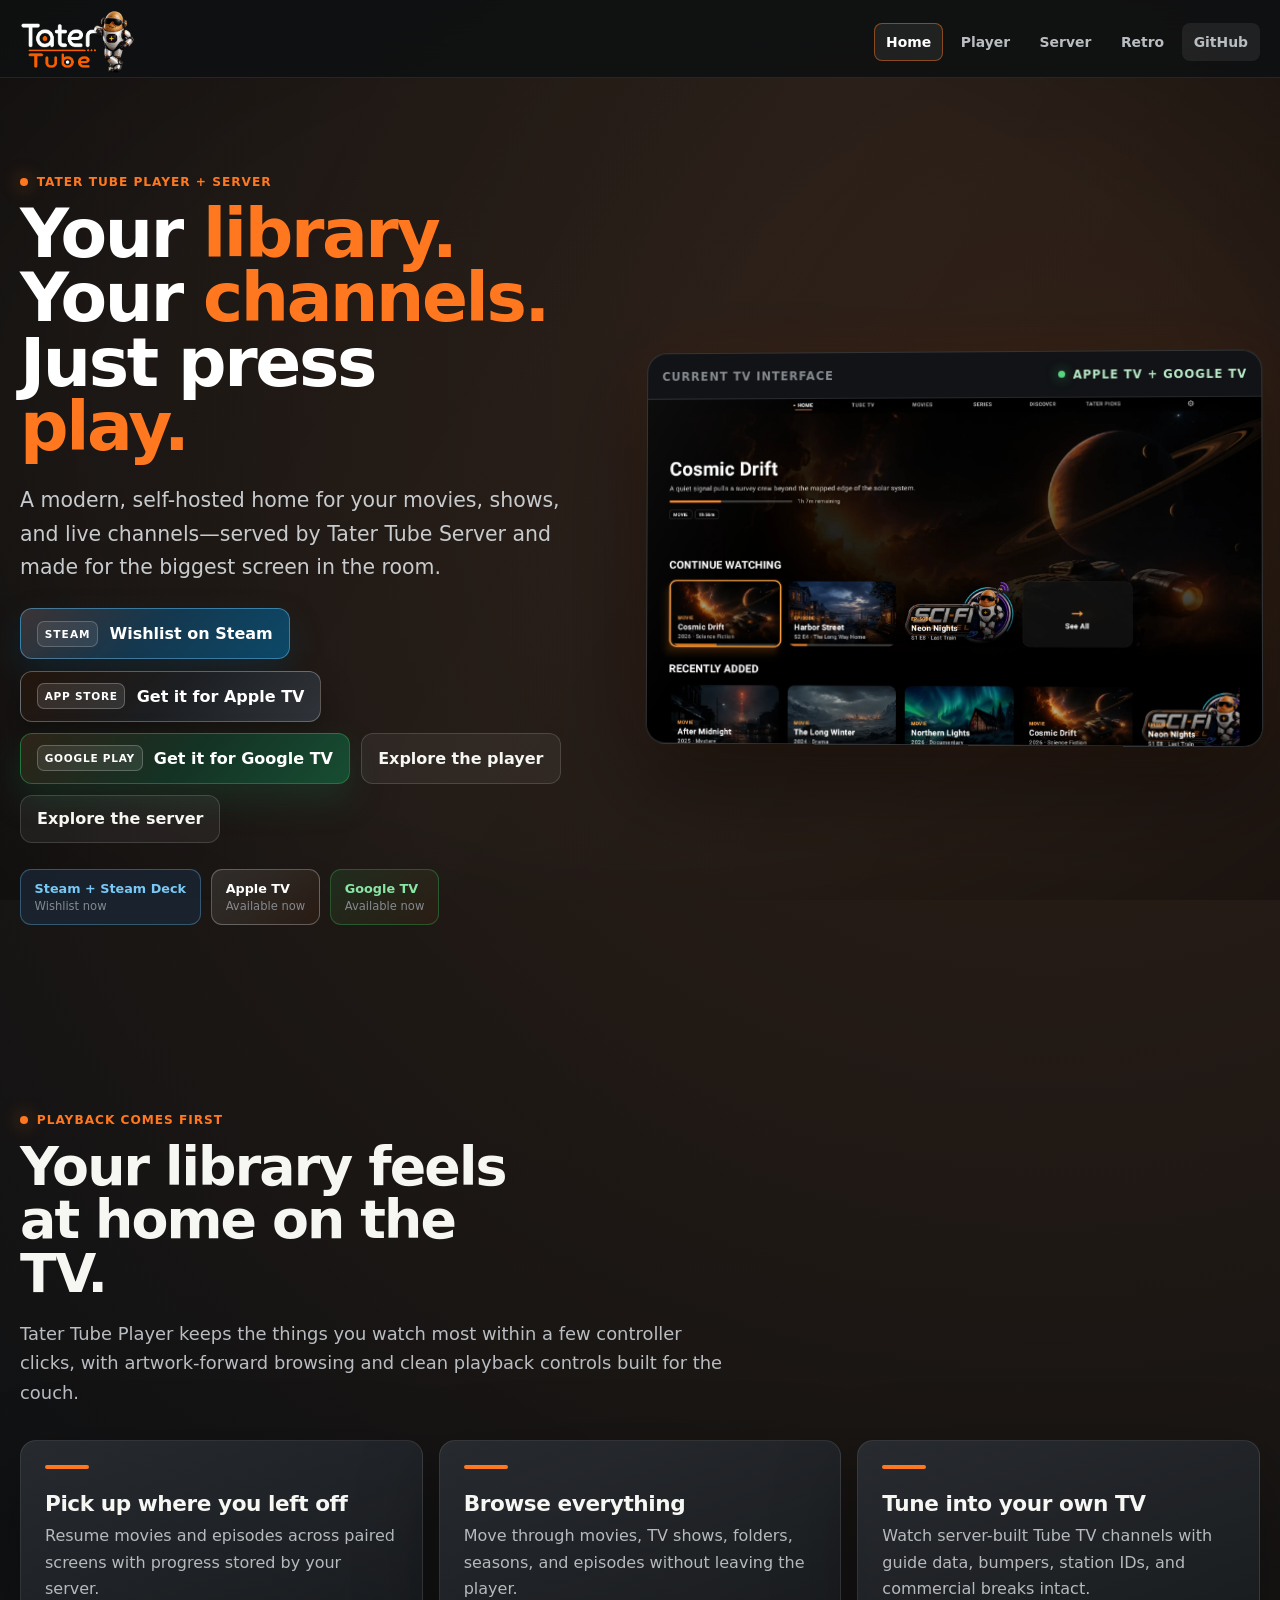
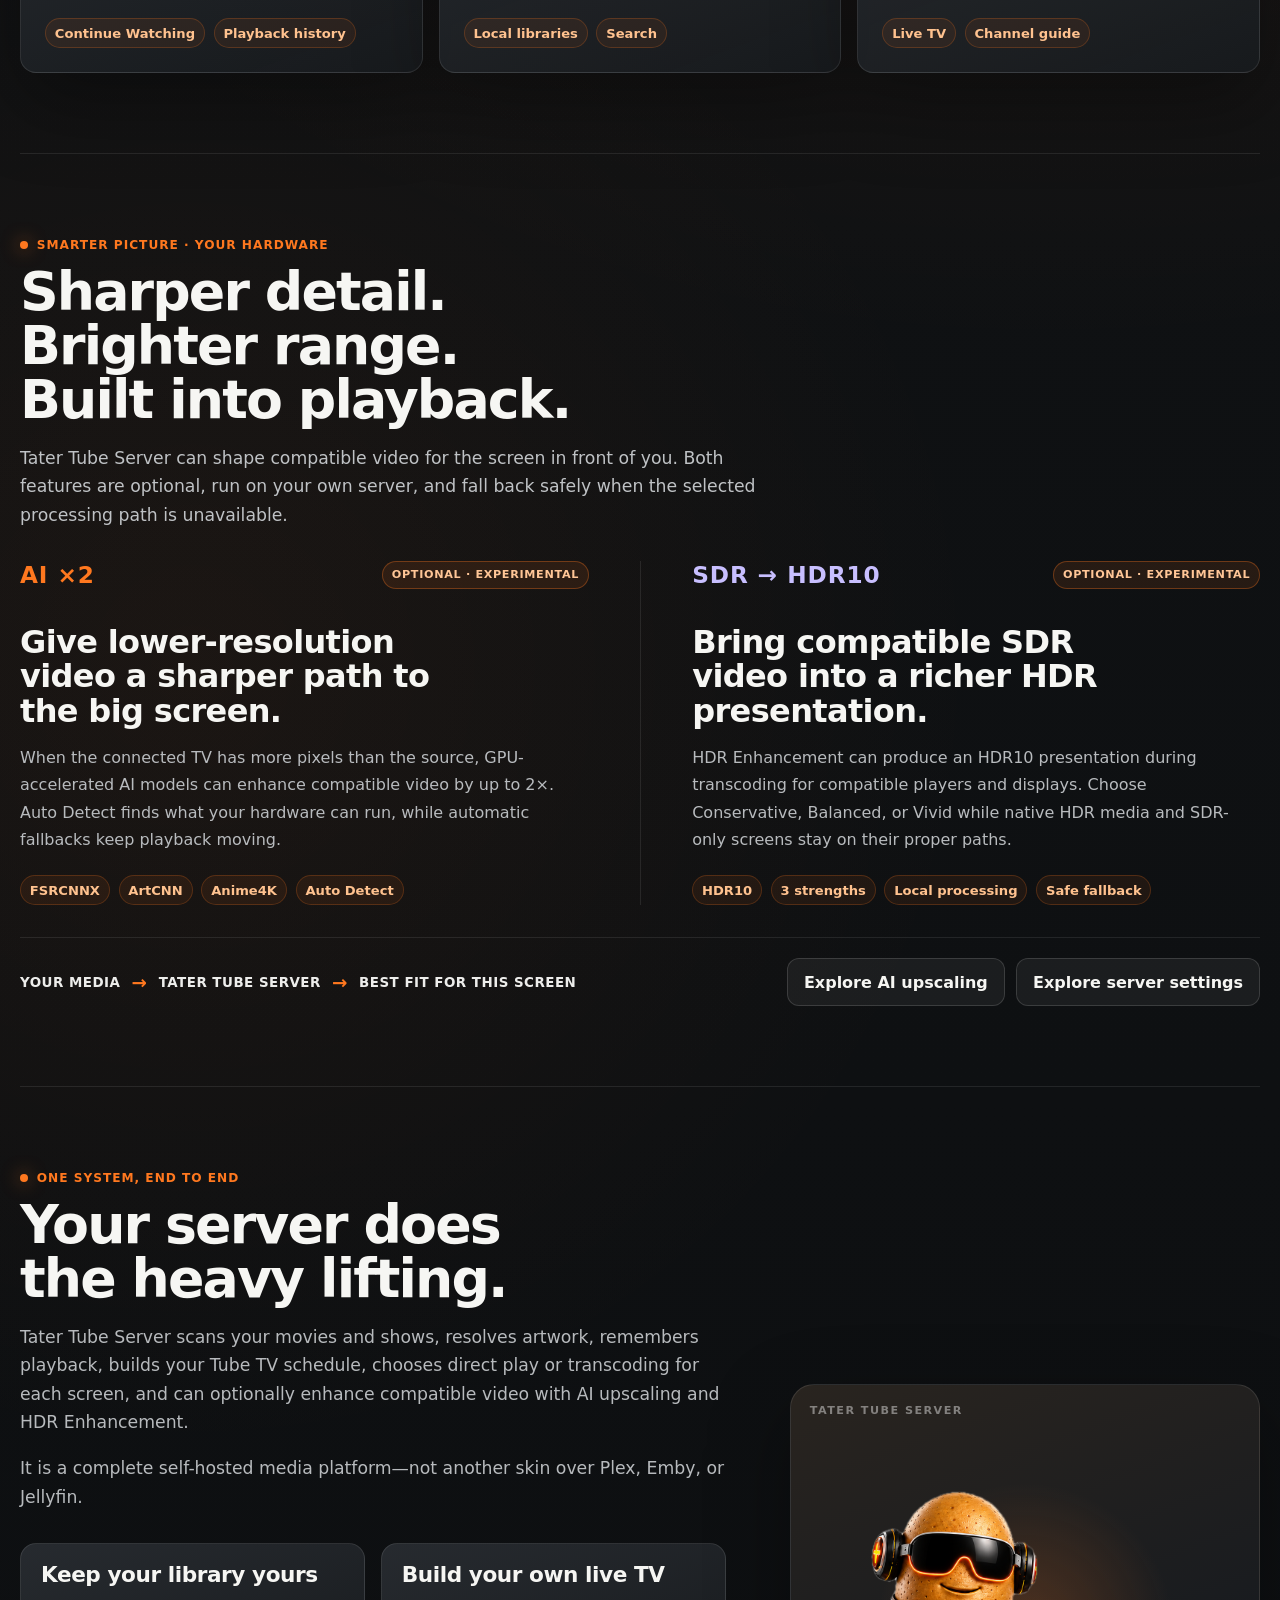
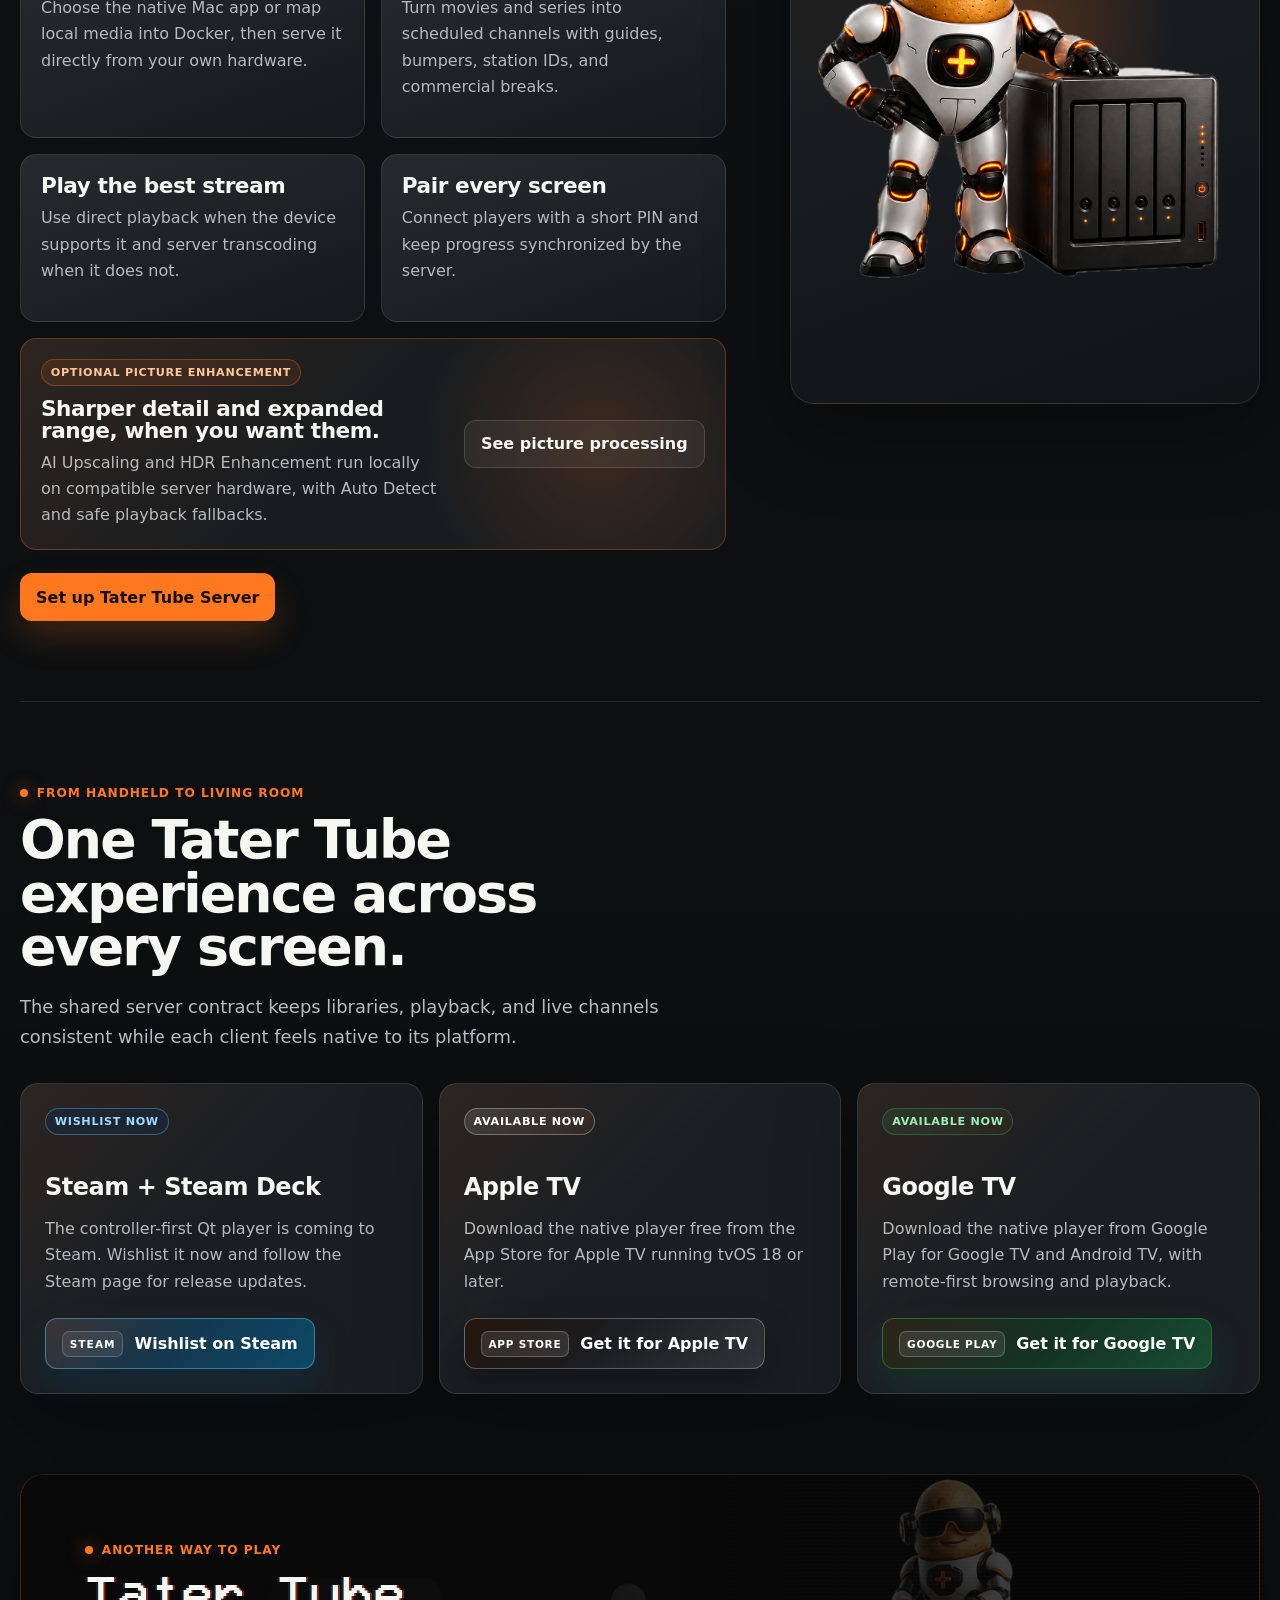
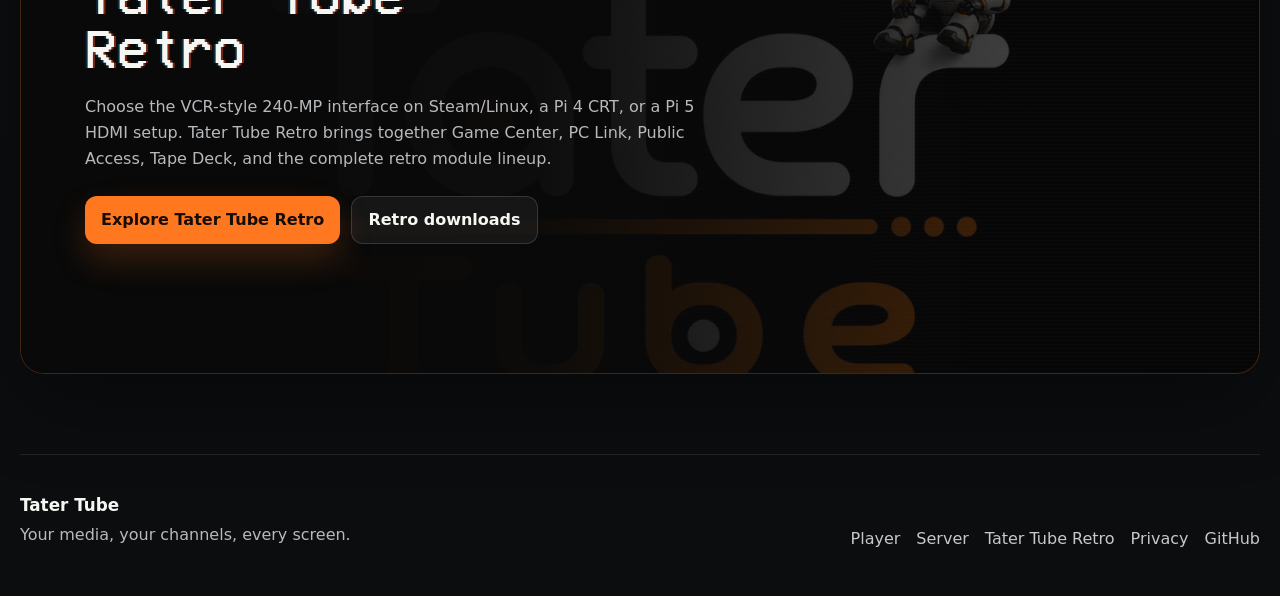
<file: public_html/index.html>
<!DOCTYPE html>
        <html lang="en">
        <head>
          <meta charset="utf-8">
          <meta name="viewport" content="width=device-width, initial-scale=1">
          <meta name="description" content="Tater Tube is a modern self-hosted media player and server with personal live TV, optional AI upscaling, and HDR Enhancement.">
          <meta property="og:type" content="website">
          <meta property="og:title" content="Tater Tube | Your media, your channels, every screen">
          <meta property="og:description" content="Tater Tube is a modern self-hosted media player and server with personal live TV, optional AI upscaling, and HDR Enhancement.">
          <meta property="og:image" content="https://tatertube.tv/assets/images/og-modern.png">
          <meta name="twitter:card" content="summary_large_image">
          <meta name="twitter:title" content="Tater Tube | Your media, your channels, every screen">
          <meta name="twitter:description" content="Tater Tube is a modern self-hosted media player and server with personal live TV, optional AI upscaling, and HDR Enhancement.">
          <meta name="twitter:image" content="https://tatertube.tv/assets/images/og-modern.png">
          <title>Tater Tube | Your media, your channels, every screen</title>
          <link rel="icon" type="image/png" href="assets/images/player-mascot.png">
          <link rel="stylesheet" href="assets/site.css?v=2bd6d4a77c6c">
          <script src="assets/site.js?v=31f441f3871a" defer></script>
        </head>
        <body class="modern-page" data-page="home">
          <header class="site-header">
            <a class="brand" href="index.html" aria-label="Tater Tube home">
              <img class="modern-wordmark" src="assets/images/tater-tube-logo-modern.png" alt="Tater Tube">
            </a>
            <button class="nav-toggle" type="button" aria-expanded="false" aria-controls="site-nav">Menu</button>
            <nav class="site-nav" id="site-nav">
              <a class="nav-link is-active" href="index.html">Home</a>
<a class="nav-link" href="player/index.html">Player</a>
<a class="nav-link" href="server/index.html">Server</a>
<a class="nav-link" href="retro/index.html">Retro</a>
<a class="nav-link nav-link-github" href="https://github.com/TaterTotterson" target="_blank" rel="noreferrer">GitHub</a>
            </nav>
          </header>
          <main>

    <section class="modern-hero">
      <div class="modern-hero-copy">
        <span class="eyebrow">Tater Tube Player + Server</span>
        <h1 class="modern-hero-title">
          <span>Your <strong class="title-accent">library.</strong></span>
          <span>Your <strong class="title-accent">channels.</strong></span>
          <span>Just press</span>
          <span><strong class="title-accent">play.</strong></span>
        </h1>
        <p class="modern-hero-lede">A modern, self-hosted home for your movies, shows, and live channels—served by Tater Tube Server and made for the biggest screen in the room.</p>
        <div class="hero-actions">
          <a class="button button-steam" href="https://store.steampowered.com/app/5239420/Tater_Tube_Player/" target="_blank" rel="noreferrer"><span class="steam-button-brand" aria-hidden="true">Steam</span><span>Wishlist on Steam</span></a>
          <a class="button button-app-store" href="https://apps.apple.com/us/app/tater-tube-player/id6811687667" target="_blank" rel="noreferrer"><span class="app-store-button-brand" aria-hidden="true">App Store</span><span>Get it for Apple TV</span></a>
          <a class="button button-google-play" href="https://play.google.com/store/apps/details?id=com.tatertotterson.tatertubeplayer" target="_blank" rel="noreferrer"><span class="google-play-button-brand" aria-hidden="true">Google Play</span><span>Get it for Google TV</span></a>
          <a class="button button-secondary" href="player/index.html">Explore the player</a>
          <a class="button button-secondary" href="server/index.html">Explore the server</a>
        </div>
        <div class="platform-status" aria-label="Player platform availability">
          <span class="is-steam"><strong>Steam + Steam Deck</strong> Wishlist now</span>
          <span class="is-apple"><strong>Apple TV</strong> Available now</span>
          <span class="is-google"><strong>Google TV</strong> Available now</span>
        </div>
      </div>
      <figure class="player-showcase">
        <div class="player-showcase-head">
          <span>Current TV interface</span>
          <span class="status-dot is-available">Apple TV + Google TV</span>
        </div>
        <img src="assets/images/player-tv-home.webp" alt="Tater Tube Player home screen with Continue Watching and recently added media">
      </figure>
    </section>

    <section class="section modern-player-intro" id="player-preview">
      <div class="section-head">
        <span class="eyebrow">Playback comes first</span>
        <h2>Your library feels at home on the TV.</h2>
        <p>Tater Tube Player keeps the things you watch most within a few controller clicks, with artwork-forward browsing and clean playback controls built for the couch.</p>
      </div>
      <div class="grid grid-3 modern-feature-grid">
        <article class="info-card">
  <h3>Pick up where you left off</h3>
  <p>Resume movies and episodes across paired screens with progress stored by your server.</p>
  <div class="chip-row"><span class="chip">Continue Watching</span><span class="chip">Playback history</span></div>
</article>

        <article class="info-card">
  <h3>Browse everything</h3>
  <p>Move through movies, TV shows, folders, seasons, and episodes without leaving the player.</p>
  <div class="chip-row"><span class="chip">Local libraries</span><span class="chip">Search</span></div>
</article>

        <article class="info-card">
  <h3>Tune into your own TV</h3>
  <p>Watch server-built Tube TV channels with guide data, bumpers, station IDs, and commercial breaks intact.</p>
  <div class="chip-row"><span class="chip">Live TV</span><span class="chip">Channel guide</span></div>
</article>

      </div>
    </section>

    <section class="section picture-processing-section" id="picture-processing">
      <div class="picture-processing-head">
        <span class="eyebrow">Smarter picture · Your hardware</span>
        <h2>Sharper detail. Brighter range. Built into playback.</h2>
        <p>Tater Tube Server can shape compatible video for the screen in front of you. Both features are optional, run on your own server, and fall back safely when the selected processing path is unavailable.</p>
      </div>
      <div class="picture-processing-grid">
        <article class="picture-processing-card is-ai">
          <div class="picture-processing-card-head">
            <span class="picture-processing-mark">AI ×2</span>
            <span class="platform-badge is-first">Optional · Experimental</span>
          </div>
          <h3>Give lower-resolution video a sharper path to the big screen.</h3>
          <p>When the connected TV has more pixels than the source, GPU-accelerated AI models can enhance compatible video by up to 2×. Auto Detect finds what your hardware can run, while automatic fallbacks keep playback moving.</p>
          <div class="chip-row">
            <span class="chip">FSRCNNX</span>
            <span class="chip">ArtCNN</span>
            <span class="chip">Anime4K</span>
            <span class="chip">Auto Detect</span>
          </div>
        </article>
        <article class="picture-processing-card is-hdr">
          <div class="picture-processing-card-head">
            <span class="picture-processing-mark">SDR → HDR10</span>
            <span class="platform-badge is-first">Optional · Experimental</span>
          </div>
          <h3>Bring compatible SDR video into a richer HDR presentation.</h3>
          <p>HDR Enhancement can produce an HDR10 presentation during transcoding for compatible players and displays. Choose Conservative, Balanced, or Vivid while native HDR media and SDR-only screens stay on their proper paths.</p>
          <div class="chip-row">
            <span class="chip">HDR10</span>
            <span class="chip">3 strengths</span>
            <span class="chip">Local processing</span>
            <span class="chip">Safe fallback</span>
          </div>
        </article>
      </div>
      <div class="picture-processing-footer">
        <div class="picture-processing-flow" aria-label="Tater Tube picture processing flow">
          <span>Your media</span><b aria-hidden="true">→</b><span>Tater Tube Server</span><b aria-hidden="true">→</b><span>Best fit for this screen</span>
        </div>
        <div class="action-row">
          <a class="button button-secondary" href="server/index.html#ai-upscaling">Explore AI upscaling</a>
          <a class="button button-secondary" href="server/index.html">Explore server settings</a>
        </div>
      </div>
    </section>

    <section class="section modern-server-highlight" id="server-features">
      <div class="modern-server-copy">
        <span class="eyebrow">One system, end to end</span>
        <h2>Your server does the heavy lifting.</h2>
        <p>Tater Tube Server scans your movies and shows, resolves artwork, remembers playback, builds your Tube TV schedule, chooses direct play or transcoding for each screen, and can optionally enhance compatible video with AI upscaling and HDR Enhancement.</p>
        <p>It is a complete self-hosted media platform—not another skin over Plex, Emby, or Jellyfin.</p>
        <div class="grid grid-2 compact-feature-grid">
          <article class="info-card">
  <h3>Keep your library yours</h3>
  <p>Choose the native Mac app or map local media into Docker, then serve it directly from your own hardware.</p>

</article>

          <article class="info-card">
  <h3>Build your own live TV</h3>
  <p>Turn movies and series into scheduled channels with guides, bumpers, station IDs, and commercial breaks.</p>

</article>

          <article class="info-card">
  <h3>Play the best stream</h3>
  <p>Use direct playback when the device supports it and server transcoding when it does not.</p>

</article>

          <article class="info-card">
  <h3>Pair every screen</h3>
  <p>Connect players with a short PIN and keep progress synchronized by the server.</p>

</article>

          <article class="info-card compact-feature-ai">
            <div>
              <span class="platform-badge is-first">Optional picture enhancement</span>
              <h3>Sharper detail and expanded range, when you want them.</h3>
              <p>AI Upscaling and HDR Enhancement run locally on compatible server hardware, with Auto Detect and safe playback fallbacks.</p>
            </div>
            <a class="button button-secondary" href="#picture-processing">See picture processing</a>
          </article>
        </div>
        <div class="action-row">
          <a class="button" href="server/index.html">Set up Tater Tube Server</a>
        </div>
      </div>
      <figure class="server-mascot-panel">
        <img src="assets/images/server-mascot-modern-v6.png" alt="Tater mascot standing beside a modern Tater Tube home media server">
      </figure>
    </section>

    <section class="section platform-section">
      <div class="section-head">
        <span class="eyebrow">From handheld to living room</span>
        <h2>One Tater Tube experience across every screen.</h2>
        <p>The shared server contract keeps libraries, playback, and live channels consistent while each client feels native to its platform.</p>
      </div>
      <div class="grid grid-3 platform-grid">
        <article class="platform-card">
          <span class="platform-badge is-steam">Wishlist now</span>
          <h3>Steam + Steam Deck</h3>
          <p>The controller-first Qt player is coming to Steam. Wishlist it now and follow the Steam page for release updates.</p>
          <div class="action-row"><a class="button button-steam" href="https://store.steampowered.com/app/5239420/Tater_Tube_Player/" target="_blank" rel="noreferrer"><span class="steam-button-brand" aria-hidden="true">Steam</span><span>Wishlist on Steam</span></a></div>
        </article>
        <article class="platform-card">
          <span class="platform-badge is-apple">Available now</span>
          <h3>Apple TV</h3>
          <p>Download the native player free from the App Store for Apple TV running tvOS 18 or later.</p>
          <div class="action-row"><a class="button button-app-store" href="https://apps.apple.com/us/app/tater-tube-player/id6811687667" target="_blank" rel="noreferrer"><span class="app-store-button-brand" aria-hidden="true">App Store</span><span>Get it for Apple TV</span></a></div>
        </article>
        <article class="platform-card">
          <span class="platform-badge is-google">Available now</span>
          <h3>Google TV</h3>
          <p>Download the native player from Google Play for Google TV and Android TV, with remote-first browsing and playback.</p>
          <div class="action-row"><a class="button button-google-play" href="https://play.google.com/store/apps/details?id=com.tatertotterson.tatertubeplayer" target="_blank" rel="noreferrer"><span class="google-play-button-brand" aria-hidden="true">Google Play</span><span>Get it for Google TV</span></a></div>
        </article>
      </div>
    </section>

    <section class="section retro-gateway">
      <div class="retro-gateway-copy">
        <span class="eyebrow">Another way to play</span>
        <h2>Tater Tube Retro</h2>
        <p>Choose the VCR-style 240-MP interface on Steam/Linux, a Pi 4 CRT, or a Pi 5 HDMI setup. Tater Tube Retro brings together Game Center, PC Link, Public Access, Tape Deck, and the complete retro module lineup.</p>
        <div class="action-row">
          <a class="button" href="retro/index.html">Explore Tater Tube Retro</a>
          <a class="button button-secondary" href="images/index.html">Retro downloads</a>
        </div>
      </div>
    </section>

          </main>
          <footer class="site-footer">

          <div>
            <strong>Tater Tube</strong>
            <p>Your media, your channels, every screen.</p>
          </div>
          <div class="footer-links">
            <a href="player/index.html">Player</a>
            <a href="server/index.html">Server</a>
            <a href="retro/index.html">Tater Tube Retro</a>
            <a href="privacy/index.html">Privacy</a>
            <a href="https://github.com/TaterTotterson/tater-tube-server" target="_blank" rel="noreferrer">GitHub</a>
          </div>

          </footer>
        </body>
        </html>
</file>
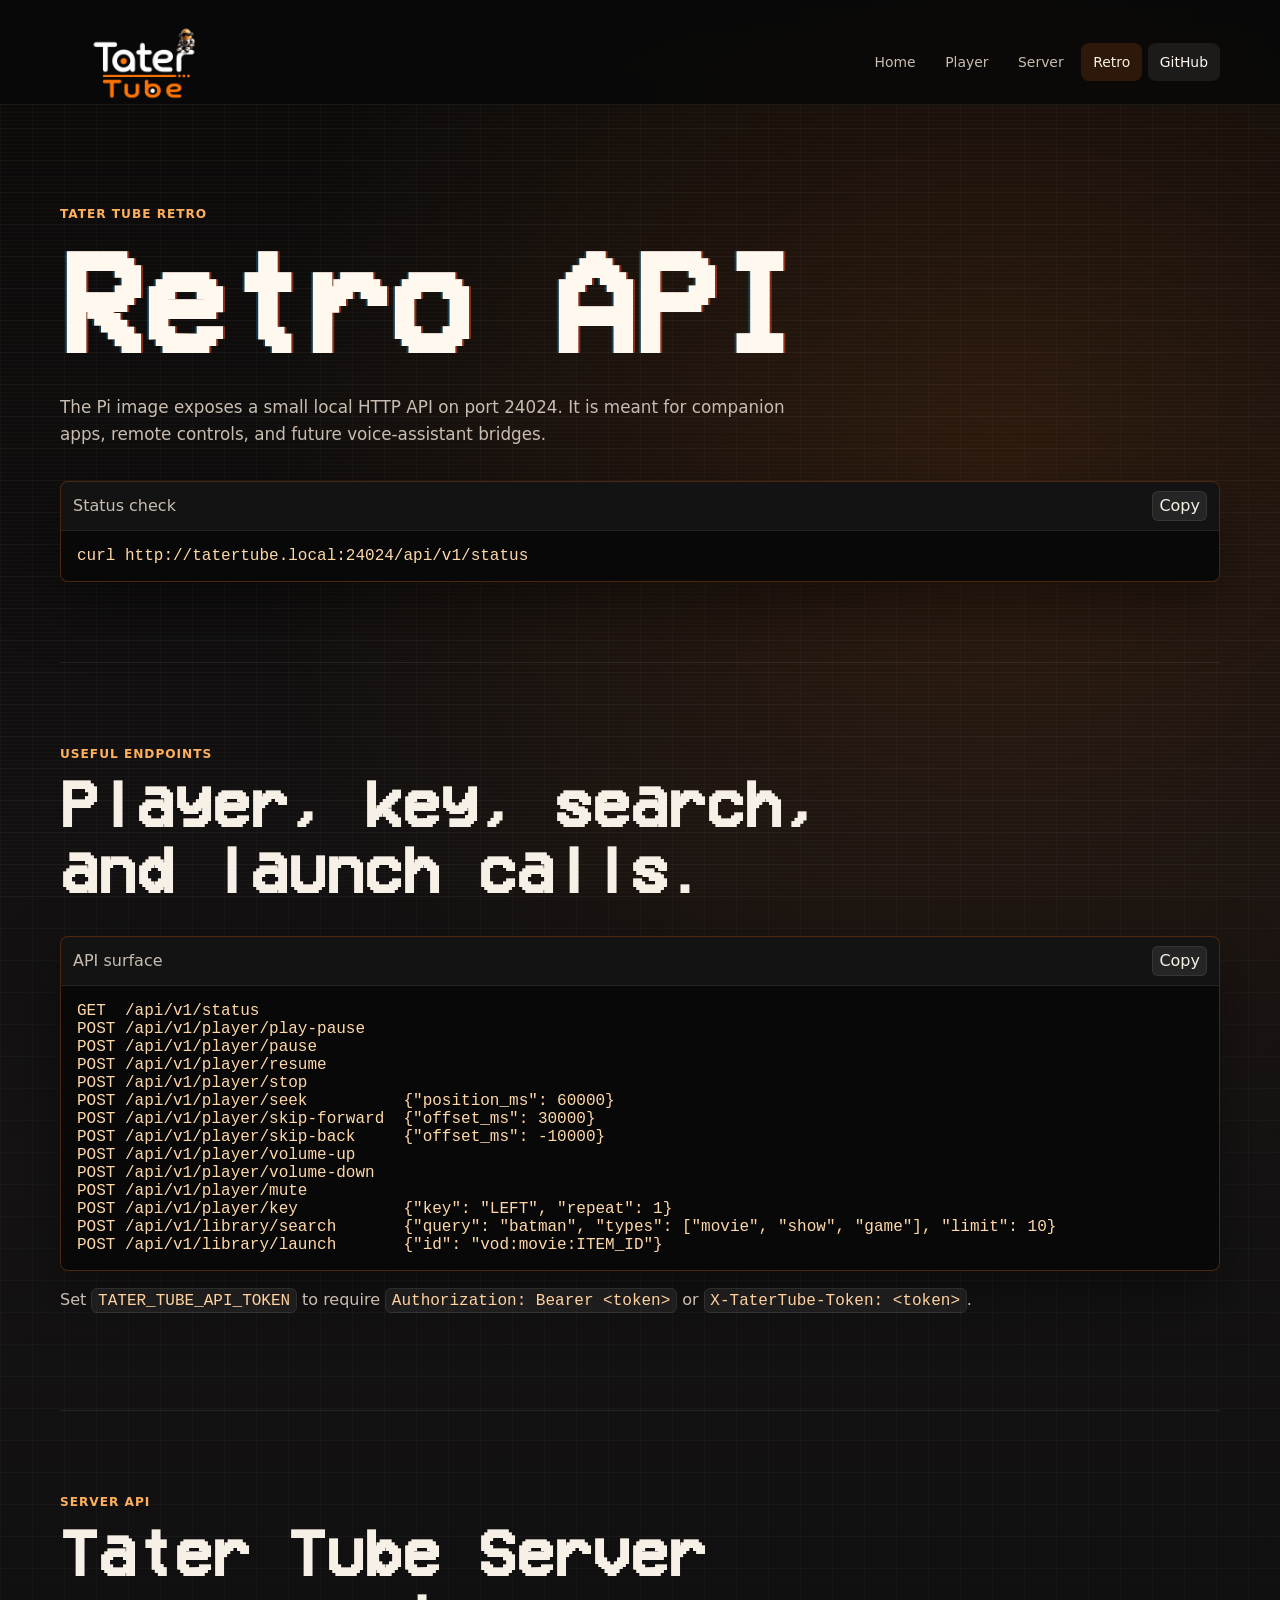
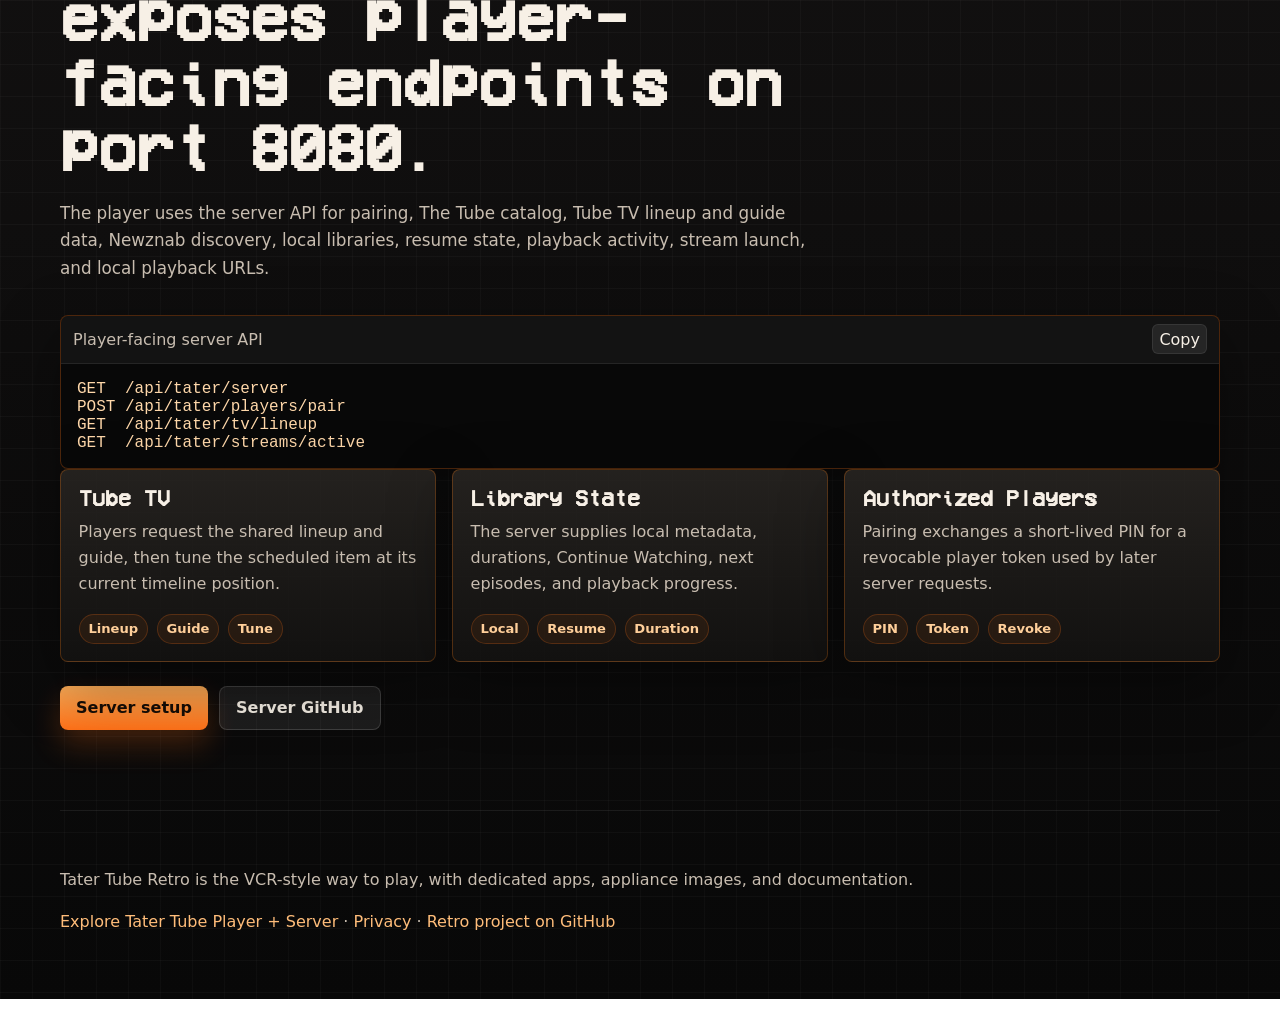
<file: public_html/api/index.html>
<!DOCTYPE html>
        <html lang="en">
        <head>
          <meta charset="utf-8">
          <meta name="viewport" content="width=device-width, initial-scale=1">
          <meta name="description" content="Tater Tube player and server APIs for controls, pairing, Tube TV, library state, search, and media launch.">
          <meta property="og:type" content="website">
          <meta property="og:title" content="Retro API | Tater Tube">
          <meta property="og:description" content="Tater Tube player and server APIs for controls, pairing, Tube TV, library state, search, and media launch.">
          <meta property="og:image" content="https://tatertube.tv/assets/images/tater-tube-boot.png">
          <meta name="twitter:card" content="summary_large_image">
          <meta name="twitter:title" content="Retro API | Tater Tube">
          <meta name="twitter:description" content="Tater Tube player and server APIs for controls, pairing, Tube TV, library state, search, and media launch.">
          <meta name="twitter:image" content="https://tatertube.tv/assets/images/tater-tube-boot.png">
          <title>Retro API | Tater Tube</title>
          <link rel="icon" type="image/png" href="../assets/images/tater-tube-logo.png">
          <link rel="stylesheet" href="../assets/site.css?v=2bd6d4a77c6c">
          <script src="../assets/site.js?v=31f441f3871a" defer></script>
        </head>
        <body class="retro-page" data-page="retro">
          <header class="site-header">
            <a class="brand" href="../index.html" aria-label="Tater Tube home">
              <img src="../assets/images/tater-tube-logo.png" alt="Tater Tube">
            </a>
            <button class="nav-toggle" type="button" aria-expanded="false" aria-controls="site-nav">Menu</button>
            <nav class="site-nav" id="site-nav">
              <a class="nav-link" href="../index.html">Home</a>
<a class="nav-link" href="../player/index.html">Player</a>
<a class="nav-link" href="../server/index.html">Server</a>
<a class="nav-link is-active" href="../retro/index.html">Retro</a>
<a class="nav-link nav-link-github" href="https://github.com/TaterTotterson" target="_blank" rel="noreferrer">GitHub</a>
            </nav>
          </header>
          <main>

    <section class="section">
      <div class="section-head">
        <span class="eyebrow">Tater Tube Retro</span>
        <h1>Retro API</h1>
        <p>The Pi image exposes a small local HTTP API on port 24024. It is meant for companion apps, remote controls, and future voice-assistant bridges.</p>
      </div>
      <div class="command-box">
  <div class="command-head">
    <span>Status check</span>
    <button type="button" data-copy-code>Copy</button>
  </div>
  <pre><code>curl http://tatertube.local:24024/api/v1/status</code></pre>
</div>

    </section>

    <section class="section">
      <div class="section-head">
        <span class="eyebrow">Useful endpoints</span>
        <h2>Player, key, search, and launch calls.</h2>
      </div>
      <div class="command-box">
  <div class="command-head">
    <span>API surface</span>
    <button type="button" data-copy-code>Copy</button>
  </div>
  <pre><code>GET  /api/v1/status
POST /api/v1/player/play-pause
POST /api/v1/player/pause
POST /api/v1/player/resume
POST /api/v1/player/stop
POST /api/v1/player/seek          {&quot;position_ms&quot;: 60000}
POST /api/v1/player/skip-forward  {&quot;offset_ms&quot;: 30000}
POST /api/v1/player/skip-back     {&quot;offset_ms&quot;: -10000}
POST /api/v1/player/volume-up
POST /api/v1/player/volume-down
POST /api/v1/player/mute
POST /api/v1/player/key           {&quot;key&quot;: &quot;LEFT&quot;, &quot;repeat&quot;: 1}
POST /api/v1/library/search       {&quot;query&quot;: &quot;batman&quot;, &quot;types&quot;: [&quot;movie&quot;, &quot;show&quot;, &quot;game&quot;], &quot;limit&quot;: 10}
POST /api/v1/library/launch       {&quot;id&quot;: &quot;vod:movie:ITEM_ID&quot;}</code></pre>
</div>

      <p>Set <code>TATER_TUBE_API_TOKEN</code> to require <code>Authorization: Bearer &lt;token&gt;</code> or <code>X-TaterTube-Token: &lt;token&gt;</code>.</p>
    </section>

    <section class="section">
      <div class="section-head">
        <span class="eyebrow">Server API</span>
        <h2>Tater Tube Server exposes player-facing endpoints on port 8080.</h2>
        <p>The player uses the server API for pairing, The Tube catalog, Tube TV lineup and guide data, Newznab discovery, local libraries, resume state, playback activity, stream launch, and local playback URLs.</p>
      </div>
      <div class="command-box">
  <div class="command-head">
    <span>Player-facing server API</span>
    <button type="button" data-copy-code>Copy</button>
  </div>
  <pre><code>GET  /api/tater/server
POST /api/tater/players/pair
GET  /api/tater/tv/lineup
GET  /api/tater/streams/active</code></pre>
</div>

      <div class="grid grid-3">
        <article class="info-card">
  <h3>Tube TV</h3>
  <p>Players request the shared lineup and guide, then tune the scheduled item at its current timeline position.</p>
  <div class="chip-row"><span class="chip">Lineup</span><span class="chip">Guide</span><span class="chip">Tune</span></div>
</article>

        <article class="info-card">
  <h3>Library State</h3>
  <p>The server supplies local metadata, durations, Continue Watching, next episodes, and playback progress.</p>
  <div class="chip-row"><span class="chip">Local</span><span class="chip">Resume</span><span class="chip">Duration</span></div>
</article>

        <article class="info-card">
  <h3>Authorized Players</h3>
  <p>Pairing exchanges a short-lived PIN for a revocable player token used by later server requests.</p>
  <div class="chip-row"><span class="chip">PIN</span><span class="chip">Token</span><span class="chip">Revoke</span></div>
</article>

      </div>
      <div class="action-row">
        <a class="button" href="../server/index.html">Server setup</a>
        <a class="button button-secondary" href="https://github.com/TaterTotterson/tater-tube-server">Server GitHub</a>
      </div>
    </section>

          </main>
          <footer class="site-footer">

          <p>Tater Tube Retro is the VCR-style way to play, with dedicated apps, appliance images, and documentation.</p>
          <p><a href="../index.html">Explore Tater Tube Player + Server</a> · <a href="../privacy/index.html">Privacy</a> · <a href="https://github.com/TaterTotterson/Tater-Tube" target="_blank" rel="noreferrer">Retro project on GitHub</a></p>

          </footer>
        </body>
        </html>
</file>
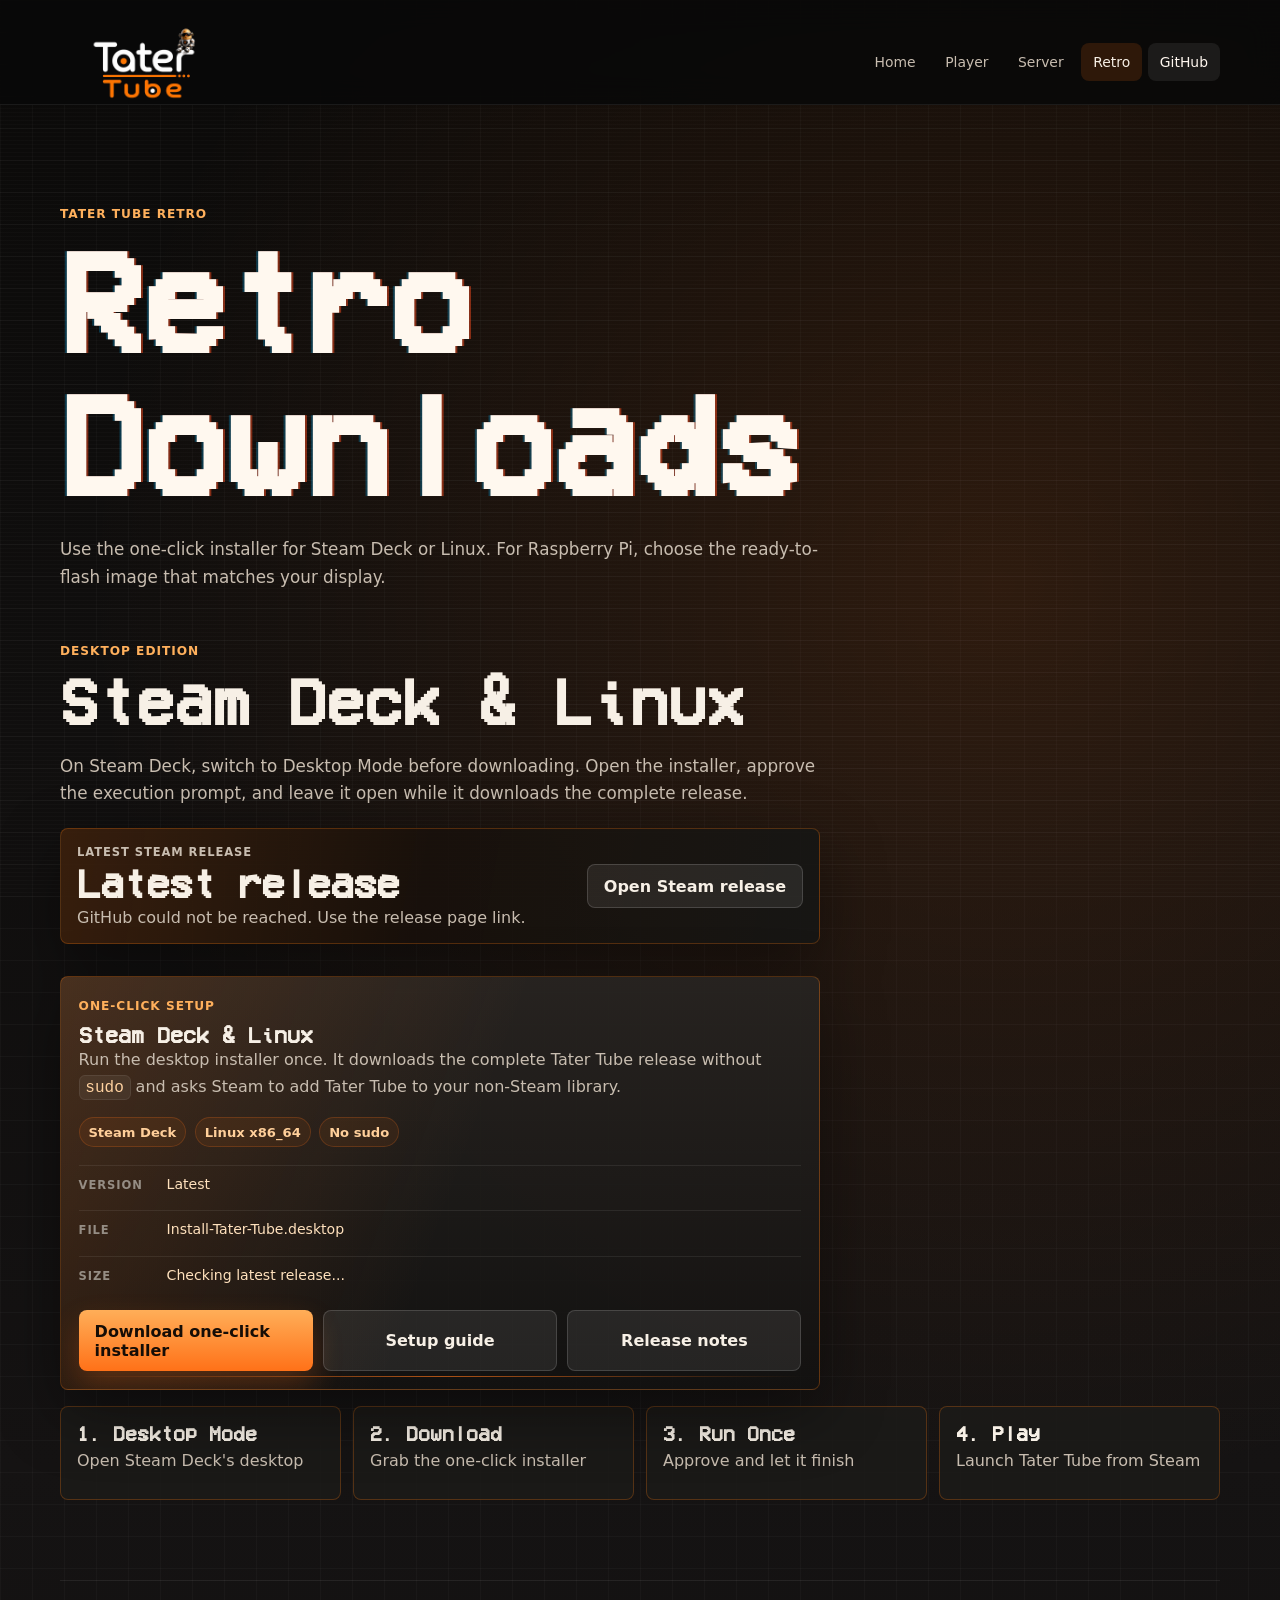
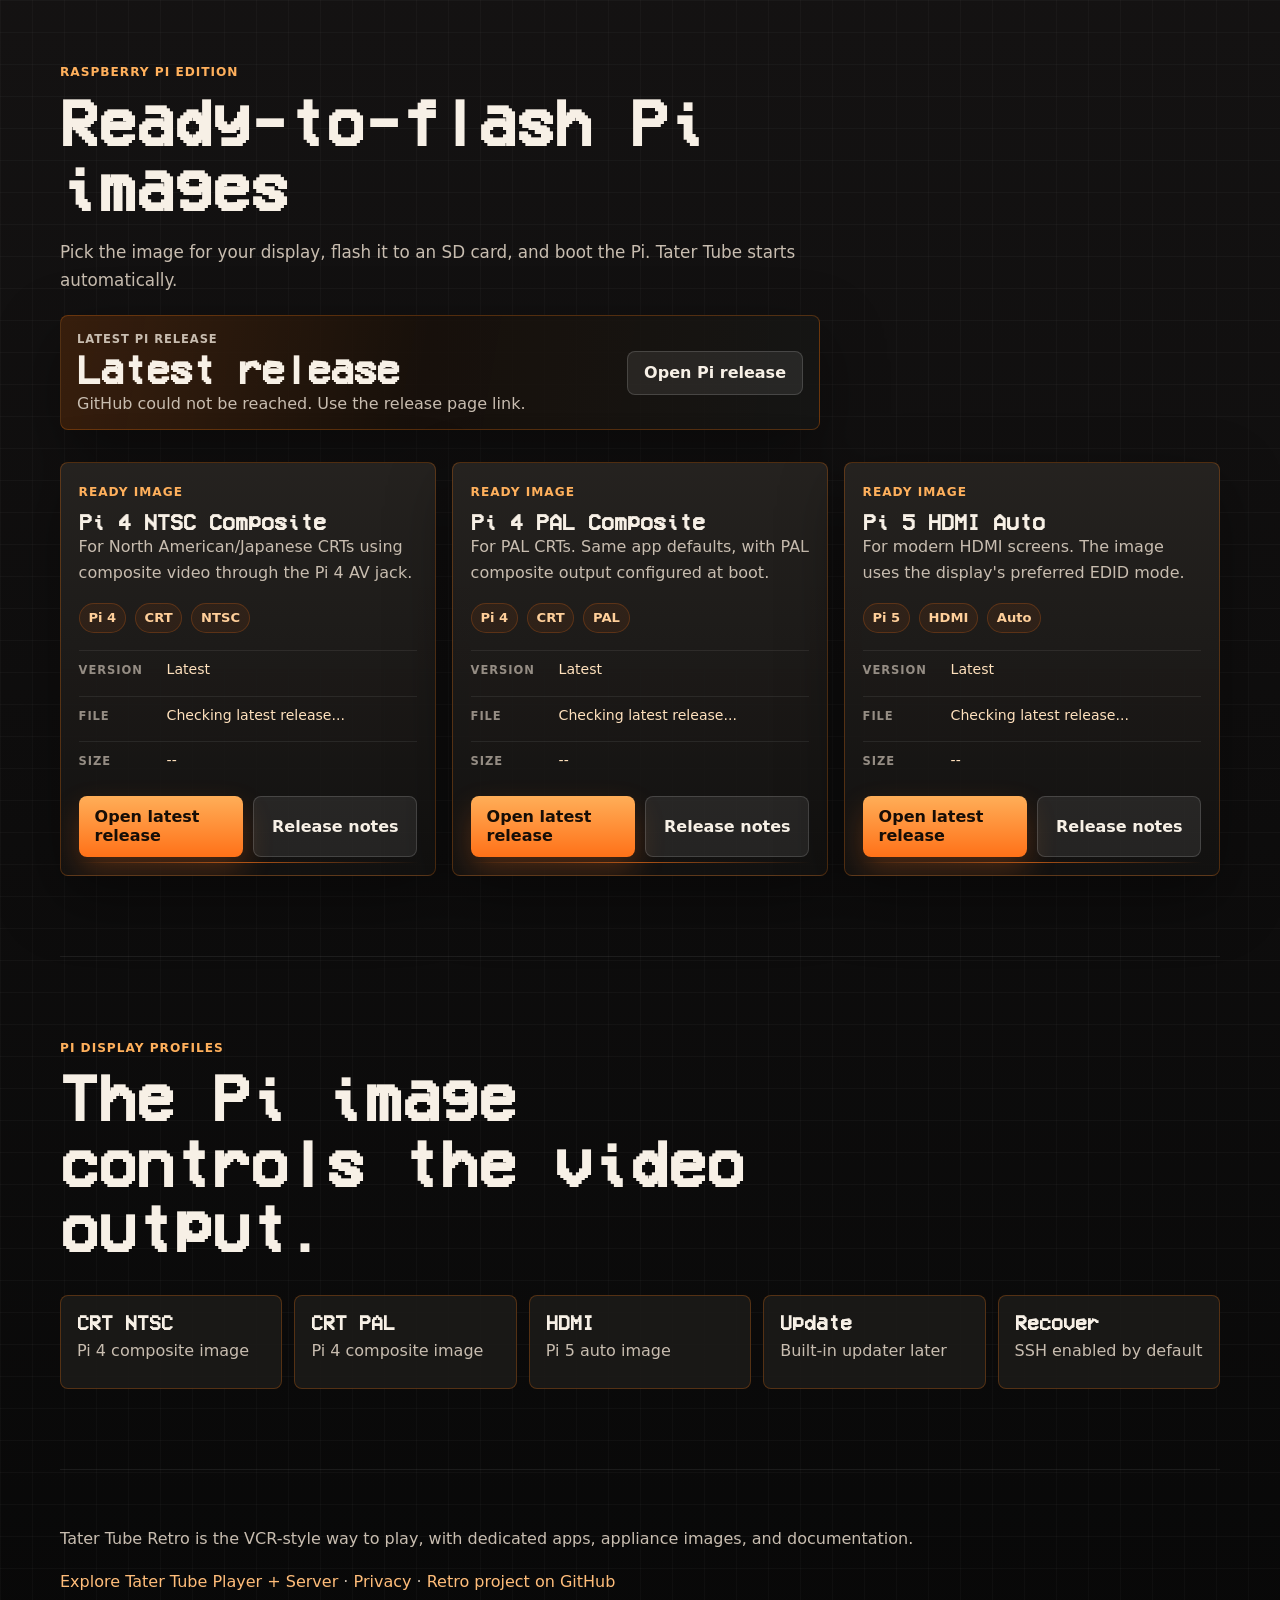
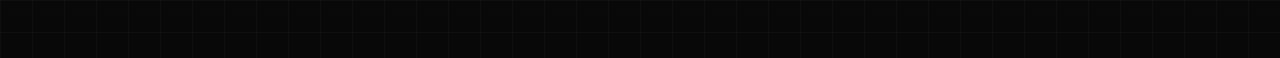
<file: public_html/images/index.html>
<!DOCTYPE html>
        <html lang="en">
        <head>
          <meta charset="utf-8">
          <meta name="viewport" content="width=device-width, initial-scale=1">
          <meta name="description" content="Download Tater Tube Retro for Steam Deck and Linux with the one-click installer, or choose a ready-to-flash Raspberry Pi image.">
          <meta property="og:type" content="website">
          <meta property="og:title" content="Retro Downloads | Tater Tube">
          <meta property="og:description" content="Download Tater Tube Retro for Steam Deck and Linux with the one-click installer, or choose a ready-to-flash Raspberry Pi image.">
          <meta property="og:image" content="https://tatertube.tv/assets/images/tater-tube-boot.png">
          <meta name="twitter:card" content="summary_large_image">
          <meta name="twitter:title" content="Retro Downloads | Tater Tube">
          <meta name="twitter:description" content="Download Tater Tube Retro for Steam Deck and Linux with the one-click installer, or choose a ready-to-flash Raspberry Pi image.">
          <meta name="twitter:image" content="https://tatertube.tv/assets/images/tater-tube-boot.png">
          <title>Retro Downloads | Tater Tube</title>
          <link rel="icon" type="image/png" href="../assets/images/tater-tube-logo.png">
          <link rel="stylesheet" href="../assets/site.css?v=2bd6d4a77c6c">
          <script src="../assets/site.js?v=31f441f3871a" defer></script>
        </head>
        <body class="retro-page" data-page="retro">
          <header class="site-header">
            <a class="brand" href="../index.html" aria-label="Tater Tube home">
              <img src="../assets/images/tater-tube-logo.png" alt="Tater Tube">
            </a>
            <button class="nav-toggle" type="button" aria-expanded="false" aria-controls="site-nav">Menu</button>
            <nav class="site-nav" id="site-nav">
              <a class="nav-link" href="../index.html">Home</a>
<a class="nav-link" href="../player/index.html">Player</a>
<a class="nav-link" href="../server/index.html">Server</a>
<a class="nav-link is-active" href="../retro/index.html">Retro</a>
<a class="nav-link nav-link-github" href="https://github.com/TaterTotterson" target="_blank" rel="noreferrer">GitHub</a>
            </nav>
          </header>
          <main>

    <section class="section">
      <div class="section-head">
        <span class="eyebrow">Tater Tube Retro</span>
        <h1>Retro Downloads</h1>
        <p>Use the one-click installer for Steam Deck or Linux. For Raspberry Pi, choose the ready-to-flash image that matches your display.</p>
      </div>
      <div class="section-head section-head-subsection">
        <span class="eyebrow">Desktop edition</span>
        <h2>Steam Deck &amp; Linux</h2>
        <p>On Steam Deck, switch to Desktop Mode before downloading. Open the installer, approve the execution prompt, and leave it open while it downloads the complete release.</p>
        <div class="latest-release-panel" data-latest-release data-release-repo="TaterTotterson/Tater-Tube-Steam">
          <div>
            <span class="release-label">Latest Steam release</span>
            <strong data-release-tag>Checking...</strong>
            <span data-release-status>The one-click installer loads from GitHub.</span>
          </div>
          <a class="button button-secondary" href="https://github.com/TaterTotterson/Tater-Tube-Steam/releases/latest" target="_blank" rel="noreferrer" data-release-link>Open Steam release</a>
        </div>
      </div>
      <div class="grid download-grid download-grid-featured">
        <article class="download-card download-card-featured" data-release-card data-release-repo="TaterTotterson/Tater-Tube-Steam" data-release-asset="steam-installer">
  <div>
    <span class="eyebrow">One-click setup</span>
    <h3>Steam Deck &amp; Linux</h3>
    <p>Run the desktop installer once. It downloads the complete Tater Tube release without <code>sudo</code> and asks Steam to add Tater Tube to your non-Steam library.</p>
    <div class="chip-row"><span class="chip">Steam Deck</span><span class="chip">Linux x86_64</span><span class="chip">No sudo</span></div>
  </div>
  <dl class="download-meta">
    <div>
      <dt>Version</dt>
      <dd data-release-version>Latest</dd>
    </div>
    <div>
      <dt>File</dt>
      <dd data-release-file>Install-Tater-Tube.desktop</dd>
    </div>
    <div>
      <dt>Size</dt>
      <dd data-release-size>Checking latest release...</dd>
    </div>
  </dl>
  <div class="release-actions">
    <a class="button" href="https://github.com/TaterTotterson/Tater-Tube-Steam/releases/latest/download/Install-Tater-Tube.desktop" data-download-link>Download one-click installer</a>
    <a class="button button-secondary" href="https://github.com/TaterTotterson/Tater-Tube-Steam/blob/main/INSTALL.md" target="_blank" rel="noreferrer">Setup guide</a>
    <a class="button button-secondary" href="https://github.com/TaterTotterson/Tater-Tube-Steam/releases/latest" target="_blank" rel="noreferrer" data-release-card-link>Release notes</a>
  </div>
</article>

      </div>
      <div class="flow-strip flow-strip-four install-flow">
        <div><strong>1. Desktop Mode</strong><span>Open Steam Deck's desktop</span></div>
        <div><strong>2. Download</strong><span>Grab the one-click installer</span></div>
        <div><strong>3. Run Once</strong><span>Approve and let it finish</span></div>
        <div><strong>4. Play</strong><span>Launch Tater Tube from Steam</span></div>
      </div>
    </section>

    <section class="section" id="pi-images">
      <div class="section-head">
        <span class="eyebrow">Raspberry Pi edition</span>
        <h2>Ready-to-flash Pi images</h2>
        <p>Pick the image for your display, flash it to an SD card, and boot the Pi. Tater Tube starts automatically.</p>
        <div class="latest-release-panel" data-latest-release>
          <div>
            <span class="release-label">Latest Pi release</span>
            <strong data-release-tag>Checking...</strong>
            <span data-release-status>Direct image links load from GitHub.</span>
          </div>
          <a class="button button-secondary" href="https://github.com/TaterTotterson/Tater-Tube/releases/latest" target="_blank" rel="noreferrer" data-release-link>Open Pi release</a>
        </div>
      </div>
      <div class="grid download-grid">
        <article class="download-card" data-release-card data-release-asset="crt-ntsc">
  <div>
    <span class="eyebrow">Ready image</span>
    <h3>Pi 4 NTSC Composite</h3>
    <p>For North American/Japanese CRTs using composite video through the Pi 4 AV jack.</p>
    <div class="chip-row"><span class="chip">Pi 4</span><span class="chip">CRT</span><span class="chip">NTSC</span></div>
  </div>
  <dl class="download-meta">
    <div>
      <dt>Version</dt>
      <dd data-release-version>Latest</dd>
    </div>
    <div>
      <dt>File</dt>
      <dd data-release-file>Checking latest release...</dd>
    </div>
    <div>
      <dt>Size</dt>
      <dd data-release-size>--</dd>
    </div>
  </dl>
  <div class="release-actions">
    <a class="button" href="https://github.com/TaterTotterson/Tater-Tube/releases/latest" target="_blank" rel="noreferrer" data-download-link>Open latest release</a>
    <a class="button button-secondary" href="https://github.com/TaterTotterson/Tater-Tube/releases/latest" target="_blank" rel="noreferrer" data-release-card-link>Release notes</a>
  </div>
</article>

<article class="download-card" data-release-card data-release-asset="crt-pal">
  <div>
    <span class="eyebrow">Ready image</span>
    <h3>Pi 4 PAL Composite</h3>
    <p>For PAL CRTs. Same app defaults, with PAL composite output configured at boot.</p>
    <div class="chip-row"><span class="chip">Pi 4</span><span class="chip">CRT</span><span class="chip">PAL</span></div>
  </div>
  <dl class="download-meta">
    <div>
      <dt>Version</dt>
      <dd data-release-version>Latest</dd>
    </div>
    <div>
      <dt>File</dt>
      <dd data-release-file>Checking latest release...</dd>
    </div>
    <div>
      <dt>Size</dt>
      <dd data-release-size>--</dd>
    </div>
  </dl>
  <div class="release-actions">
    <a class="button" href="https://github.com/TaterTotterson/Tater-Tube/releases/latest" target="_blank" rel="noreferrer" data-download-link>Open latest release</a>
    <a class="button button-secondary" href="https://github.com/TaterTotterson/Tater-Tube/releases/latest" target="_blank" rel="noreferrer" data-release-card-link>Release notes</a>
  </div>
</article>

<article class="download-card" data-release-card data-release-asset="pi5-hdmi-auto">
  <div>
    <span class="eyebrow">Ready image</span>
    <h3>Pi 5 HDMI Auto</h3>
    <p>For modern HDMI screens. The image uses the display&#x27;s preferred EDID mode.</p>
    <div class="chip-row"><span class="chip">Pi 5</span><span class="chip">HDMI</span><span class="chip">Auto</span></div>
  </div>
  <dl class="download-meta">
    <div>
      <dt>Version</dt>
      <dd data-release-version>Latest</dd>
    </div>
    <div>
      <dt>File</dt>
      <dd data-release-file>Checking latest release...</dd>
    </div>
    <div>
      <dt>Size</dt>
      <dd data-release-size>--</dd>
    </div>
  </dl>
  <div class="release-actions">
    <a class="button" href="https://github.com/TaterTotterson/Tater-Tube/releases/latest" target="_blank" rel="noreferrer" data-download-link>Open latest release</a>
    <a class="button button-secondary" href="https://github.com/TaterTotterson/Tater-Tube/releases/latest" target="_blank" rel="noreferrer" data-release-card-link>Release notes</a>
  </div>
</article>

      </div>
    </section>

    <section class="section flow-section">
      <div class="section-head">
        <span class="eyebrow">Pi display profiles</span>
        <h2>The Pi image controls the video output.</h2>
      </div>
      <div class="flow-strip">
        <div><strong>CRT NTSC</strong><span>Pi 4 composite image</span></div>
        <div><strong>CRT PAL</strong><span>Pi 4 composite image</span></div>
        <div><strong>HDMI</strong><span>Pi 5 auto image</span></div>
        <div><strong>Update</strong><span>Built-in updater later</span></div>
        <div><strong>Recover</strong><span>SSH enabled by default</span></div>
      </div>
    </section>

          </main>
          <footer class="site-footer">

          <p>Tater Tube Retro is the VCR-style way to play, with dedicated apps, appliance images, and documentation.</p>
          <p><a href="../index.html">Explore Tater Tube Player + Server</a> · <a href="../privacy/index.html">Privacy</a> · <a href="https://github.com/TaterTotterson/Tater-Tube" target="_blank" rel="noreferrer">Retro project on GitHub</a></p>

          </footer>
        </body>
        </html>
</file>
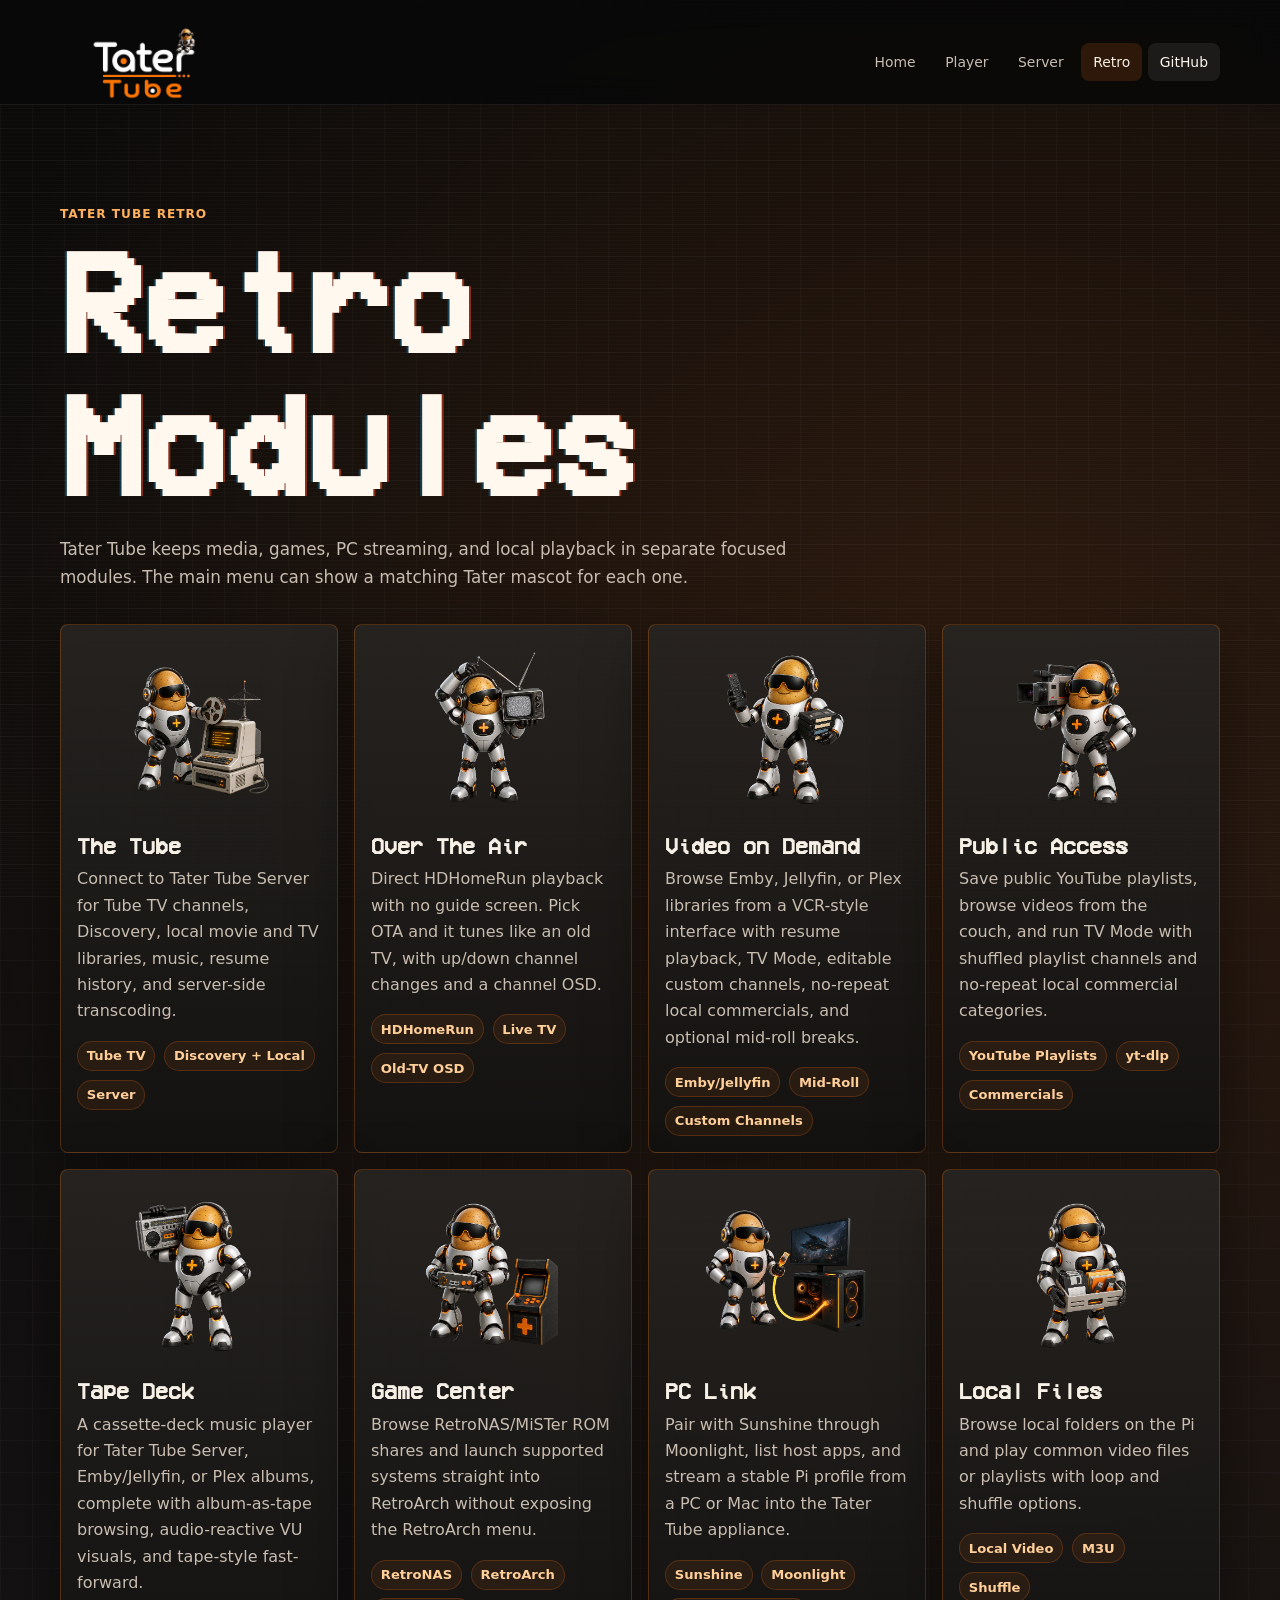
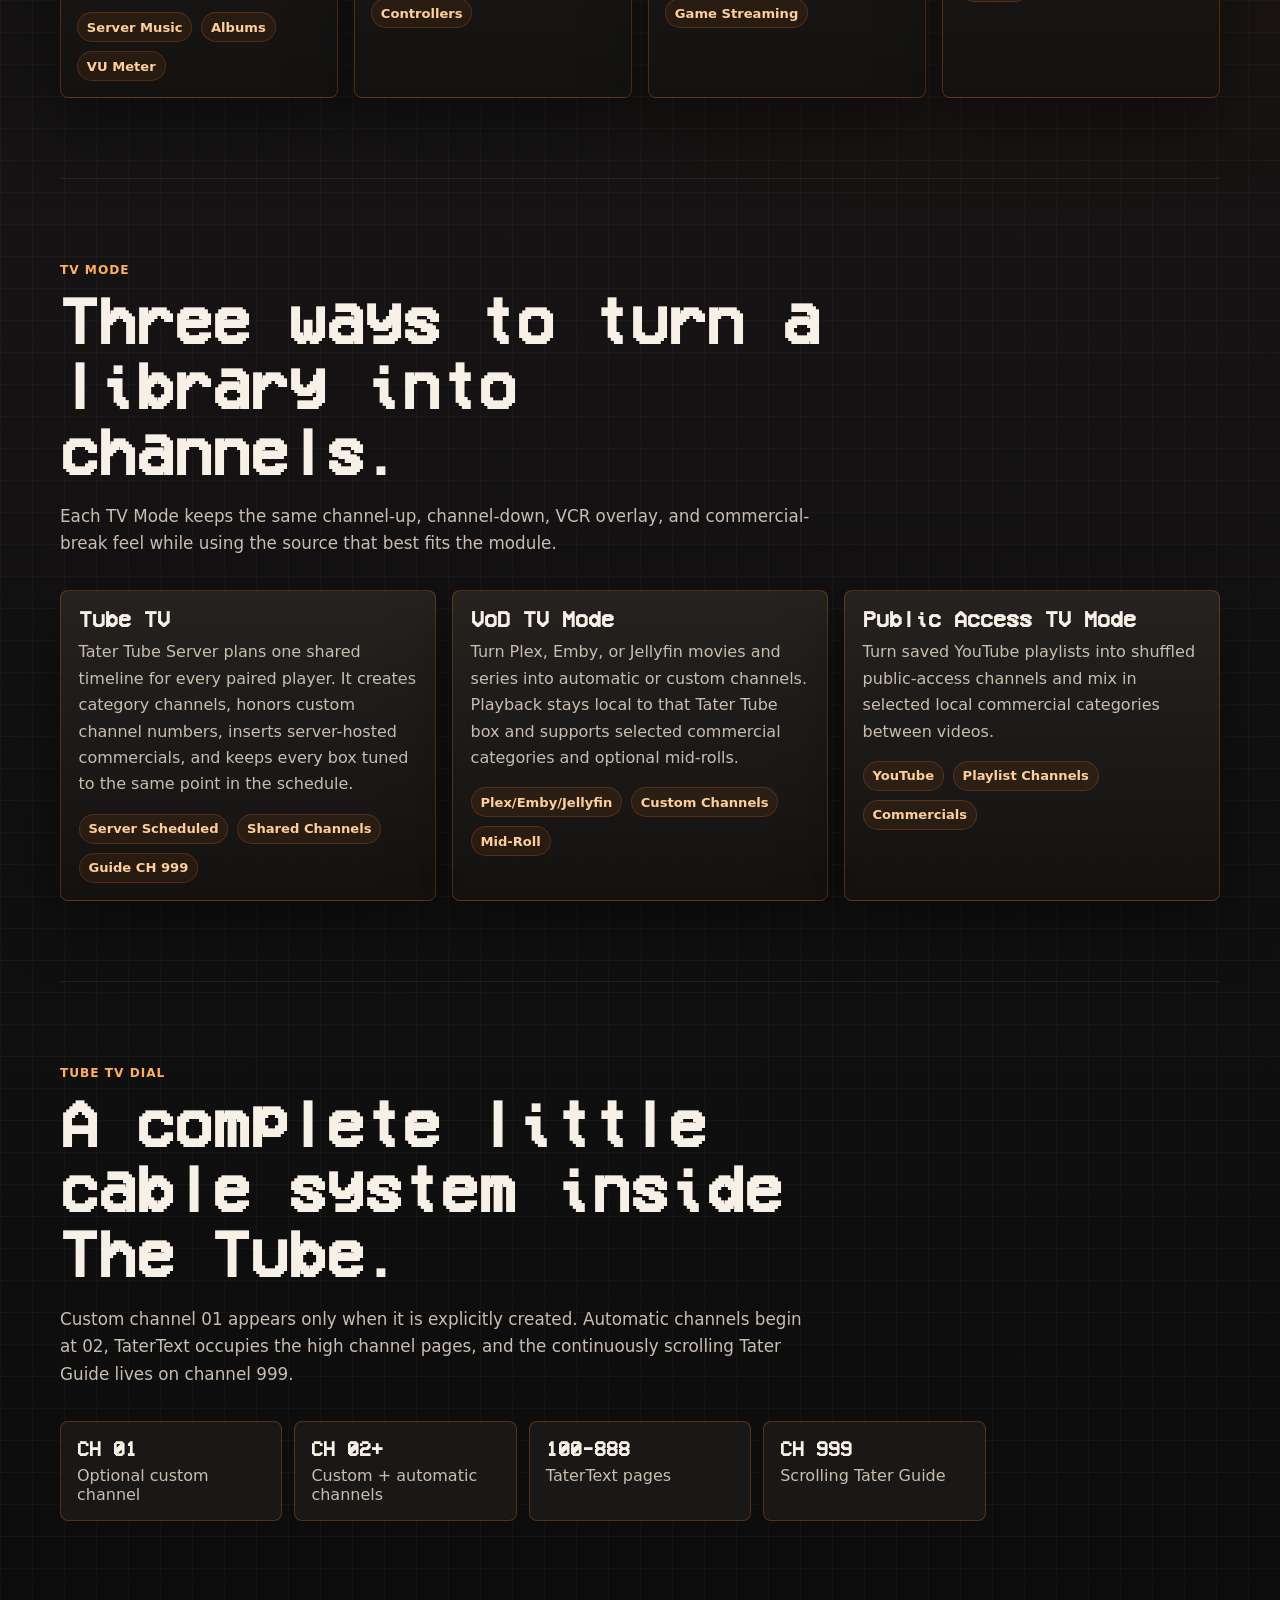
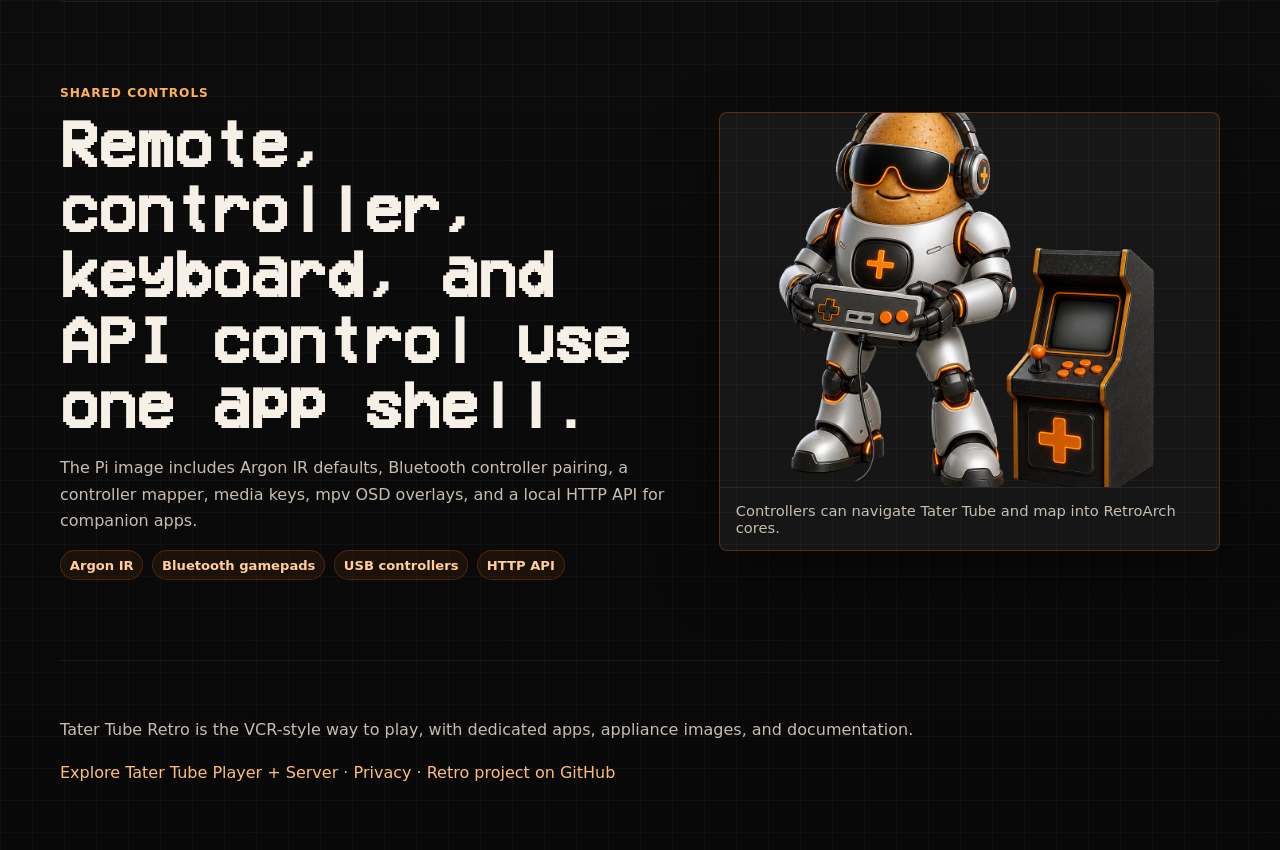
<file: public_html/modules/index.html>
<!DOCTYPE html>
        <html lang="en">
        <head>
          <meta charset="utf-8">
          <meta name="viewport" content="width=device-width, initial-scale=1">
          <meta name="description" content="Overview of The Tube, Tube TV, VOD, OTA, Public Access, Tape Deck, Game Center, PC Link, and Local Files.">
          <meta property="og:type" content="website">
          <meta property="og:title" content="Retro Modules | Tater Tube">
          <meta property="og:description" content="Overview of The Tube, Tube TV, VOD, OTA, Public Access, Tape Deck, Game Center, PC Link, and Local Files.">
          <meta property="og:image" content="https://tatertube.tv/assets/images/tater-tube-boot.png">
          <meta name="twitter:card" content="summary_large_image">
          <meta name="twitter:title" content="Retro Modules | Tater Tube">
          <meta name="twitter:description" content="Overview of The Tube, Tube TV, VOD, OTA, Public Access, Tape Deck, Game Center, PC Link, and Local Files.">
          <meta name="twitter:image" content="https://tatertube.tv/assets/images/tater-tube-boot.png">
          <title>Retro Modules | Tater Tube</title>
          <link rel="icon" type="image/png" href="../assets/images/tater-tube-logo.png">
          <link rel="stylesheet" href="../assets/site.css?v=2bd6d4a77c6c">
          <script src="../assets/site.js?v=31f441f3871a" defer></script>
        </head>
        <body class="retro-page" data-page="retro">
          <header class="site-header">
            <a class="brand" href="../index.html" aria-label="Tater Tube home">
              <img src="../assets/images/tater-tube-logo.png" alt="Tater Tube">
            </a>
            <button class="nav-toggle" type="button" aria-expanded="false" aria-controls="site-nav">Menu</button>
            <nav class="site-nav" id="site-nav">
              <a class="nav-link" href="../index.html">Home</a>
<a class="nav-link" href="../player/index.html">Player</a>
<a class="nav-link" href="../server/index.html">Server</a>
<a class="nav-link is-active" href="../retro/index.html">Retro</a>
<a class="nav-link nav-link-github" href="https://github.com/TaterTotterson" target="_blank" rel="noreferrer">GitHub</a>
            </nav>
          </header>
          <main>

    <section class="section">
      <div class="section-head">
        <span class="eyebrow">Tater Tube Retro</span>
        <h1>Retro Modules</h1>
        <p>Tater Tube keeps media, games, PC streaming, and local playback in separate focused modules. The main menu can show a matching Tater mascot for each one.</p>
      </div>
      <div class="grid module-grid">
        <article class="module-card">
  <img src="../assets/images/usenet.png" alt="">
  <h3>The Tube</h3>
  <p>Connect to Tater Tube Server for Tube TV channels, Discovery, local movie and TV libraries, music, resume history, and server-side transcoding.</p>
  <div class="chip-row"><span class="chip">Tube TV</span><span class="chip">Discovery + Local</span><span class="chip">Server</span></div>
</article>

<article class="module-card">
  <img src="../assets/images/over-the-air.png" alt="">
  <h3>Over The Air</h3>
  <p>Direct HDHomeRun playback with no guide screen. Pick OTA and it tunes like an old TV, with up/down channel changes and a channel OSD.</p>
  <div class="chip-row"><span class="chip">HDHomeRun</span><span class="chip">Live TV</span><span class="chip">Old-TV OSD</span></div>
</article>

<article class="module-card">
  <img src="../assets/images/video-on-demand.png" alt="">
  <h3>Video on Demand</h3>
  <p>Browse Emby, Jellyfin, or Plex libraries from a VCR-style interface with resume playback, TV Mode, editable custom channels, no-repeat local commercials, and optional mid-roll breaks.</p>
  <div class="chip-row"><span class="chip">Emby/Jellyfin</span><span class="chip">Mid-Roll</span><span class="chip">Custom Channels</span></div>
</article>

<article class="module-card">
  <img src="../assets/images/public-access.png" alt="">
  <h3>Public Access</h3>
  <p>Save public YouTube playlists, browse videos from the couch, and run TV Mode with shuffled playlist channels and no-repeat local commercial categories.</p>
  <div class="chip-row"><span class="chip">YouTube Playlists</span><span class="chip">yt-dlp</span><span class="chip">Commercials</span></div>
</article>

<article class="module-card">
  <img src="../assets/images/tape-deck.png" alt="">
  <h3>Tape Deck</h3>
  <p>A cassette-deck music player for Tater Tube Server, Emby/Jellyfin, or Plex albums, complete with album-as-tape browsing, audio-reactive VU visuals, and tape-style fast-forward.</p>
  <div class="chip-row"><span class="chip">Server Music</span><span class="chip">Albums</span><span class="chip">VU Meter</span></div>
</article>

<article class="module-card">
  <img src="../assets/images/game-center.png" alt="">
  <h3>Game Center</h3>
  <p>Browse RetroNAS/MiSTer ROM shares and launch supported systems straight into RetroArch without exposing the RetroArch menu.</p>
  <div class="chip-row"><span class="chip">RetroNAS</span><span class="chip">RetroArch</span><span class="chip">Controllers</span></div>
</article>

<article class="module-card">
  <img src="../assets/images/pc-link.png" alt="">
  <h3>PC Link</h3>
  <p>Pair with Sunshine through Moonlight, list host apps, and stream a stable Pi profile from a PC or Mac into the Tater Tube appliance.</p>
  <div class="chip-row"><span class="chip">Sunshine</span><span class="chip">Moonlight</span><span class="chip">Game Streaming</span></div>
</article>

<article class="module-card">
  <img src="../assets/images/local-files.png" alt="">
  <h3>Local Files</h3>
  <p>Browse local folders on the Pi and play common video files or playlists with loop and shuffle options.</p>
  <div class="chip-row"><span class="chip">Local Video</span><span class="chip">M3U</span><span class="chip">Shuffle</span></div>
</article>

      </div>
    </section>

    <section class="section">
      <div class="section-head">
        <span class="eyebrow">TV Mode</span>
        <h2>Three ways to turn a library into channels.</h2>
        <p>Each TV Mode keeps the same channel-up, channel-down, VCR overlay, and commercial-break feel while using the source that best fits the module.</p>
      </div>
      <div class="grid grid-3">
        <article class="info-card">
  <h3>Tube TV</h3>
  <p>Tater Tube Server plans one shared timeline for every paired player. It creates category channels, honors custom channel numbers, inserts server-hosted commercials, and keeps every box tuned to the same point in the schedule.</p>
  <div class="chip-row"><span class="chip">Server Scheduled</span><span class="chip">Shared Channels</span><span class="chip">Guide CH 999</span></div>
</article>

        <article class="info-card">
  <h3>VoD TV Mode</h3>
  <p>Turn Plex, Emby, or Jellyfin movies and series into automatic or custom channels. Playback stays local to that Tater Tube box and supports selected commercial categories and optional mid-rolls.</p>
  <div class="chip-row"><span class="chip">Plex/Emby/Jellyfin</span><span class="chip">Custom Channels</span><span class="chip">Mid-Roll</span></div>
</article>

        <article class="info-card">
  <h3>Public Access TV Mode</h3>
  <p>Turn saved YouTube playlists into shuffled public-access channels and mix in selected local commercial categories between videos.</p>
  <div class="chip-row"><span class="chip">YouTube</span><span class="chip">Playlist Channels</span><span class="chip">Commercials</span></div>
</article>

      </div>
    </section>

    <section class="section flow-section">
      <div class="section-head">
        <span class="eyebrow">Tube TV dial</span>
        <h2>A complete little cable system inside The Tube.</h2>
        <p>Custom channel 01 appears only when it is explicitly created. Automatic channels begin at 02, TaterText occupies the high channel pages, and the continuously scrolling Tater Guide lives on channel 999.</p>
      </div>
      <div class="flow-strip">
        <div><strong>CH 01</strong><span>Optional custom channel</span></div>
        <div><strong>CH 02+</strong><span>Custom + automatic channels</span></div>
        <div><strong>100-888</strong><span>TaterText pages</span></div>
        <div><strong>CH 999</strong><span>Scrolling Tater Guide</span></div>
      </div>
    </section>

    <section class="section split-section">
      <div class="split-copy">
        <span class="eyebrow">Shared controls</span>
        <h2>Remote, controller, keyboard, and API control use one app shell.</h2>
        <p>The Pi image includes Argon IR defaults, Bluetooth controller pairing, a controller mapper, media keys, mpv OSD overlays, and a local HTTP API for companion apps.</p>
        <div class="chip-row">
          <span class="chip">Argon IR</span>
          <span class="chip">Bluetooth gamepads</span>
          <span class="chip">USB controllers</span>
          <span class="chip">HTTP API</span>
        </div>
      </div>
      <figure class="image-panel">
        <img src="../assets/images/game-center.png" alt="Tater mascot holding a game controller">
        <figcaption>Controllers can navigate Tater Tube and map into RetroArch cores.</figcaption>
      </figure>
    </section>

          </main>
          <footer class="site-footer">

          <p>Tater Tube Retro is the VCR-style way to play, with dedicated apps, appliance images, and documentation.</p>
          <p><a href="../index.html">Explore Tater Tube Player + Server</a> · <a href="../privacy/index.html">Privacy</a> · <a href="https://github.com/TaterTotterson/Tater-Tube" target="_blank" rel="noreferrer">Retro project on GitHub</a></p>

          </footer>
        </body>
        </html>
</file>
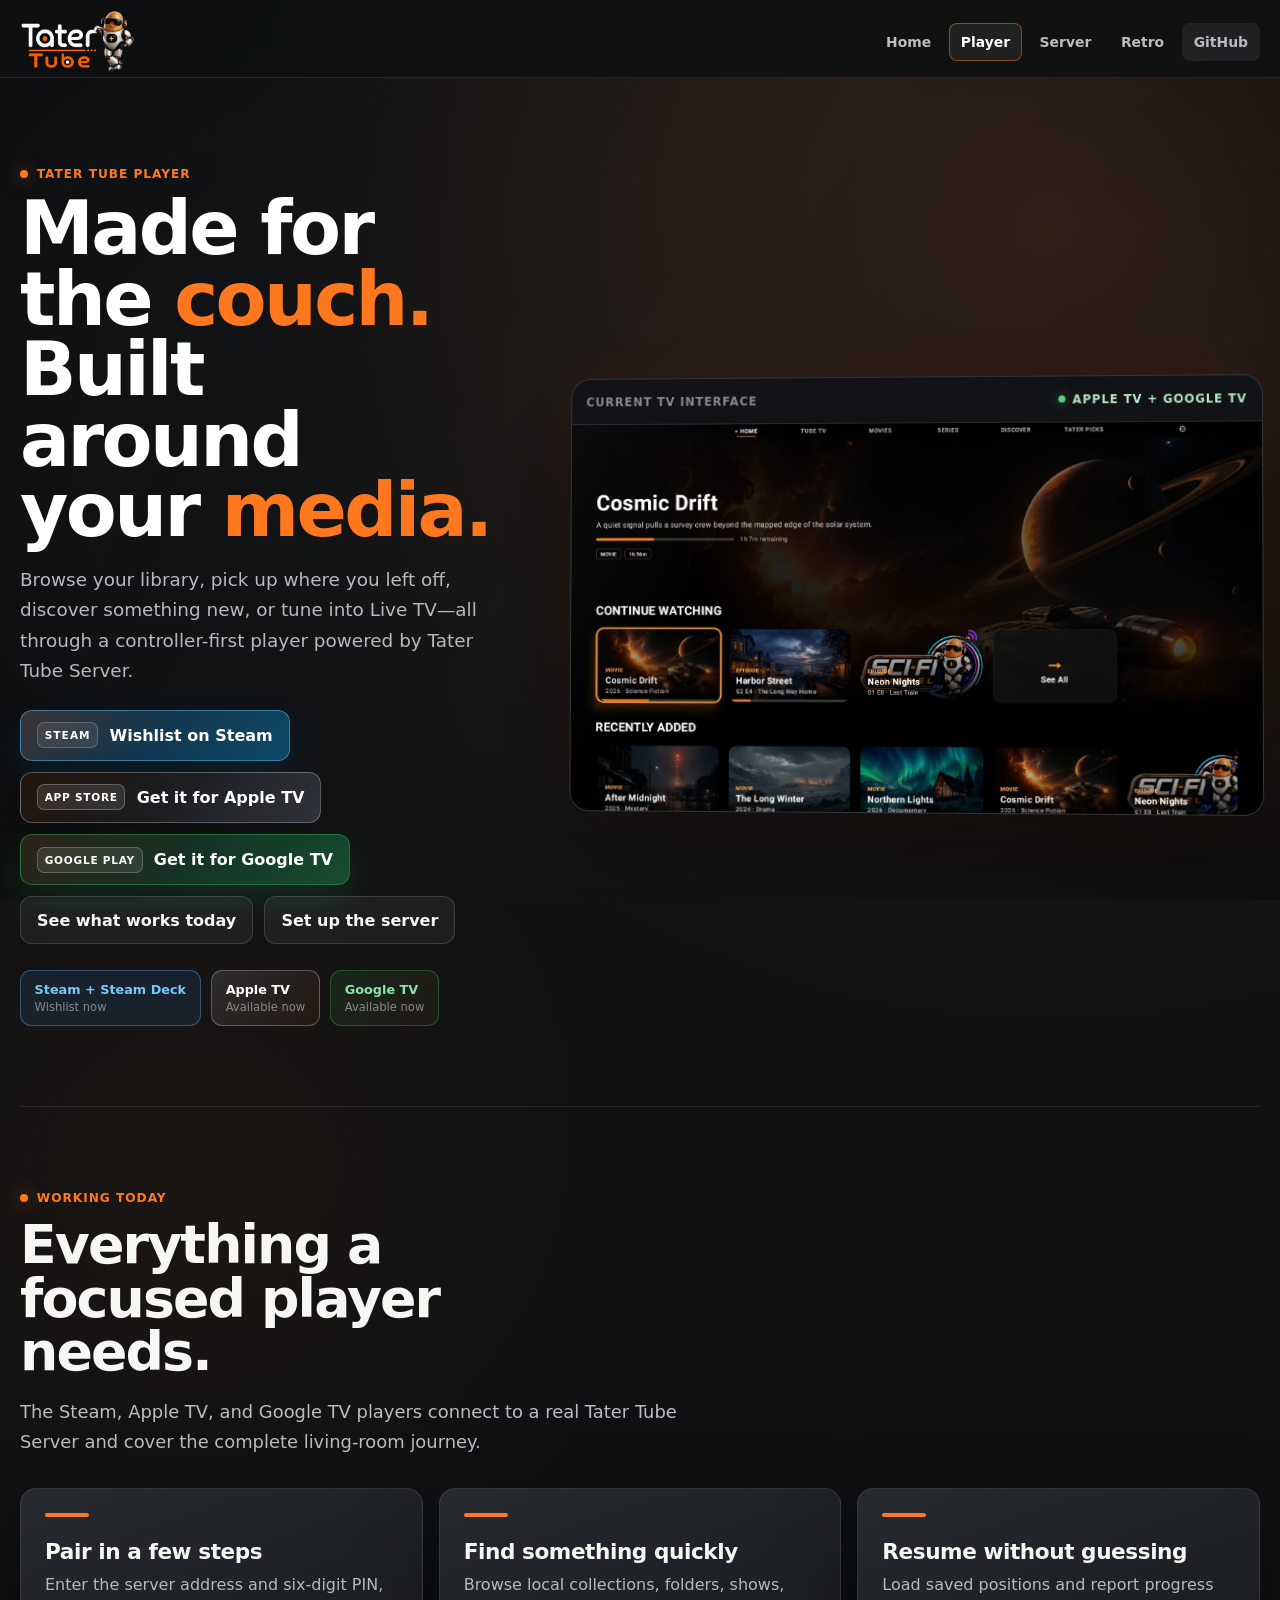
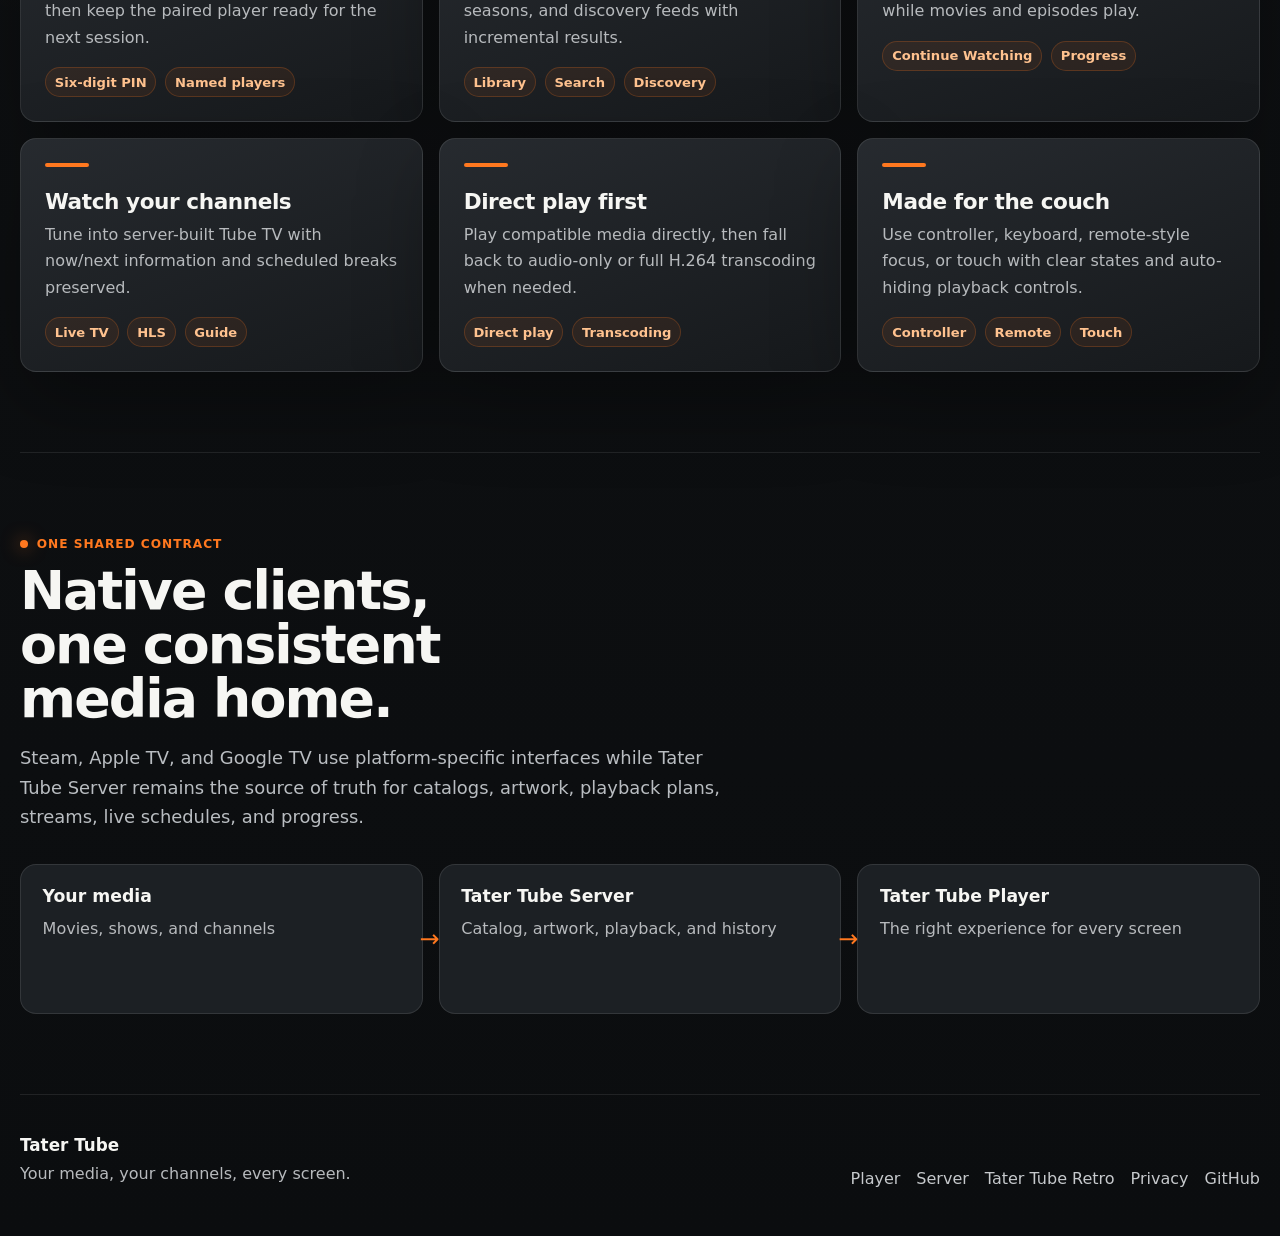
<file: public_html/player/index.html>
<!DOCTYPE html>
        <html lang="en">
        <head>
          <meta charset="utf-8">
          <meta name="viewport" content="width=device-width, initial-scale=1">
          <meta name="description" content="Get Tater Tube Player for Steam, Apple TV, or Google TV for modern, artwork-first playback from Tater Tube Server.">
          <meta property="og:type" content="website">
          <meta property="og:title" content="Tater Tube Player | Modern self-hosted media playback">
          <meta property="og:description" content="Get Tater Tube Player for Steam, Apple TV, or Google TV for modern, artwork-first playback from Tater Tube Server.">
          <meta property="og:image" content="https://tatertube.tv/assets/images/og-modern.png">
          <meta name="twitter:card" content="summary_large_image">
          <meta name="twitter:title" content="Tater Tube Player | Modern self-hosted media playback">
          <meta name="twitter:description" content="Get Tater Tube Player for Steam, Apple TV, or Google TV for modern, artwork-first playback from Tater Tube Server.">
          <meta name="twitter:image" content="https://tatertube.tv/assets/images/og-modern.png">
          <title>Tater Tube Player | Modern self-hosted media playback</title>
          <link rel="icon" type="image/png" href="../assets/images/player-mascot.png">
          <link rel="stylesheet" href="../assets/site.css?v=2bd6d4a77c6c">
          <script src="../assets/site.js?v=31f441f3871a" defer></script>
        </head>
        <body class="modern-page" data-page="player">
          <header class="site-header">
            <a class="brand" href="../index.html" aria-label="Tater Tube home">
              <img class="modern-wordmark" src="../assets/images/tater-tube-logo-modern.png" alt="Tater Tube">
            </a>
            <button class="nav-toggle" type="button" aria-expanded="false" aria-controls="site-nav">Menu</button>
            <nav class="site-nav" id="site-nav">
              <a class="nav-link" href="../index.html">Home</a>
<a class="nav-link is-active" href="../player/index.html">Player</a>
<a class="nav-link" href="../server/index.html">Server</a>
<a class="nav-link" href="../retro/index.html">Retro</a>
<a class="nav-link nav-link-github" href="https://github.com/TaterTotterson" target="_blank" rel="noreferrer">GitHub</a>
            </nav>
          </header>
          <main>

    <section class="section modern-subhero">
      <div class="modern-subhero-copy">
        <span class="eyebrow">Tater Tube Player</span>
        <h1>Made for the <strong class="title-accent">couch.</strong> Built around your <strong class="title-accent">media.</strong></h1>
        <p>Browse your library, pick up where you left off, discover something new, or tune into Live TV—all through a controller-first player powered by Tater Tube Server.</p>
        <div class="hero-actions">
          <a class="button button-steam" href="https://store.steampowered.com/app/5239420/Tater_Tube_Player/" target="_blank" rel="noreferrer"><span class="steam-button-brand" aria-hidden="true">Steam</span><span>Wishlist on Steam</span></a>
          <a class="button button-app-store" href="https://apps.apple.com/us/app/tater-tube-player/id6811687667" target="_blank" rel="noreferrer"><span class="app-store-button-brand" aria-hidden="true">App Store</span><span>Get it for Apple TV</span></a>
          <a class="button button-google-play" href="https://play.google.com/store/apps/details?id=com.tatertotterson.tatertubeplayer" target="_blank" rel="noreferrer"><span class="google-play-button-brand" aria-hidden="true">Google Play</span><span>Get it for Google TV</span></a>
          <a class="button button-secondary" href="#player-today">See what works today</a>
          <a class="button button-secondary" href="../server/index.html">Set up the server</a>
        </div>
        <div class="platform-status">
          <span class="is-steam"><strong>Steam + Steam Deck</strong> Wishlist now</span>
          <span class="is-apple"><strong>Apple TV</strong> Available now</span>
          <span class="is-google"><strong>Google TV</strong> Available now</span>
        </div>
      </div>
      <figure class="player-showcase">
        <div class="player-showcase-head"><span>Current TV interface</span><span class="status-dot is-available">Apple TV + Google TV</span></div>
        <img src="../assets/images/player-tv-home.webp" alt="Tater Tube Player home screen with Continue Watching and recently added media">
      </figure>
    </section>

    <section class="section" id="player-today">
      <div class="section-head">
        <span class="eyebrow">Working today</span>
        <h2>Everything a focused player needs.</h2>
        <p>The Steam, Apple TV, and Google TV players connect to a real Tater Tube Server and cover the complete living-room journey.</p>
      </div>
      <div class="grid grid-3 modern-feature-grid">
        <article class="info-card">
  <h3>Pair in a few steps</h3>
  <p>Enter the server address and six-digit PIN, then keep the paired player ready for the next session.</p>
  <div class="chip-row"><span class="chip">Six-digit PIN</span><span class="chip">Named players</span></div>
</article>

        <article class="info-card">
  <h3>Find something quickly</h3>
  <p>Browse local collections, folders, shows, seasons, and discovery feeds with incremental results.</p>
  <div class="chip-row"><span class="chip">Library</span><span class="chip">Search</span><span class="chip">Discovery</span></div>
</article>

        <article class="info-card">
  <h3>Resume without guessing</h3>
  <p>Load saved positions and report progress while movies and episodes play.</p>
  <div class="chip-row"><span class="chip">Continue Watching</span><span class="chip">Progress</span></div>
</article>

        <article class="info-card">
  <h3>Watch your channels</h3>
  <p>Tune into server-built Tube TV with now/next information and scheduled breaks preserved.</p>
  <div class="chip-row"><span class="chip">Live TV</span><span class="chip">HLS</span><span class="chip">Guide</span></div>
</article>

        <article class="info-card">
  <h3>Direct play first</h3>
  <p>Play compatible media directly, then fall back to audio-only or full H.264 transcoding when needed.</p>
  <div class="chip-row"><span class="chip">Direct play</span><span class="chip">Transcoding</span></div>
</article>

        <article class="info-card">
  <h3>Made for the couch</h3>
  <p>Use controller, keyboard, remote-style focus, or touch with clear states and auto-hiding playback controls.</p>
  <div class="chip-row"><span class="chip">Controller</span><span class="chip">Remote</span><span class="chip">Touch</span></div>
</article>

      </div>
    </section>

    <section class="section player-connection">
      <div class="section-head">
        <span class="eyebrow">One shared contract</span>
        <h2>Native clients, one consistent media home.</h2>
        <p>Steam, Apple TV, and Google TV use platform-specific interfaces while Tater Tube Server remains the source of truth for catalogs, artwork, playback plans, streams, live schedules, and progress.</p>
      </div>
      <div class="connection-flow" aria-label="Tater Tube playback flow">
        <div><strong>Your media</strong><span>Movies, shows, and channels</span></div>
        <div><strong>Tater Tube Server</strong><span>Catalog, artwork, playback, and history</span></div>
        <div><strong>Tater Tube Player</strong><span>The right experience for every screen</span></div>
      </div>
    </section>

          </main>
          <footer class="site-footer">

          <div>
            <strong>Tater Tube</strong>
            <p>Your media, your channels, every screen.</p>
          </div>
          <div class="footer-links">
            <a href="../player/index.html">Player</a>
            <a href="../server/index.html">Server</a>
            <a href="../retro/index.html">Tater Tube Retro</a>
            <a href="../privacy/index.html">Privacy</a>
            <a href="https://github.com/TaterTotterson/tater-tube-server" target="_blank" rel="noreferrer">GitHub</a>
          </div>

          </footer>
        </body>
        </html>
</file>
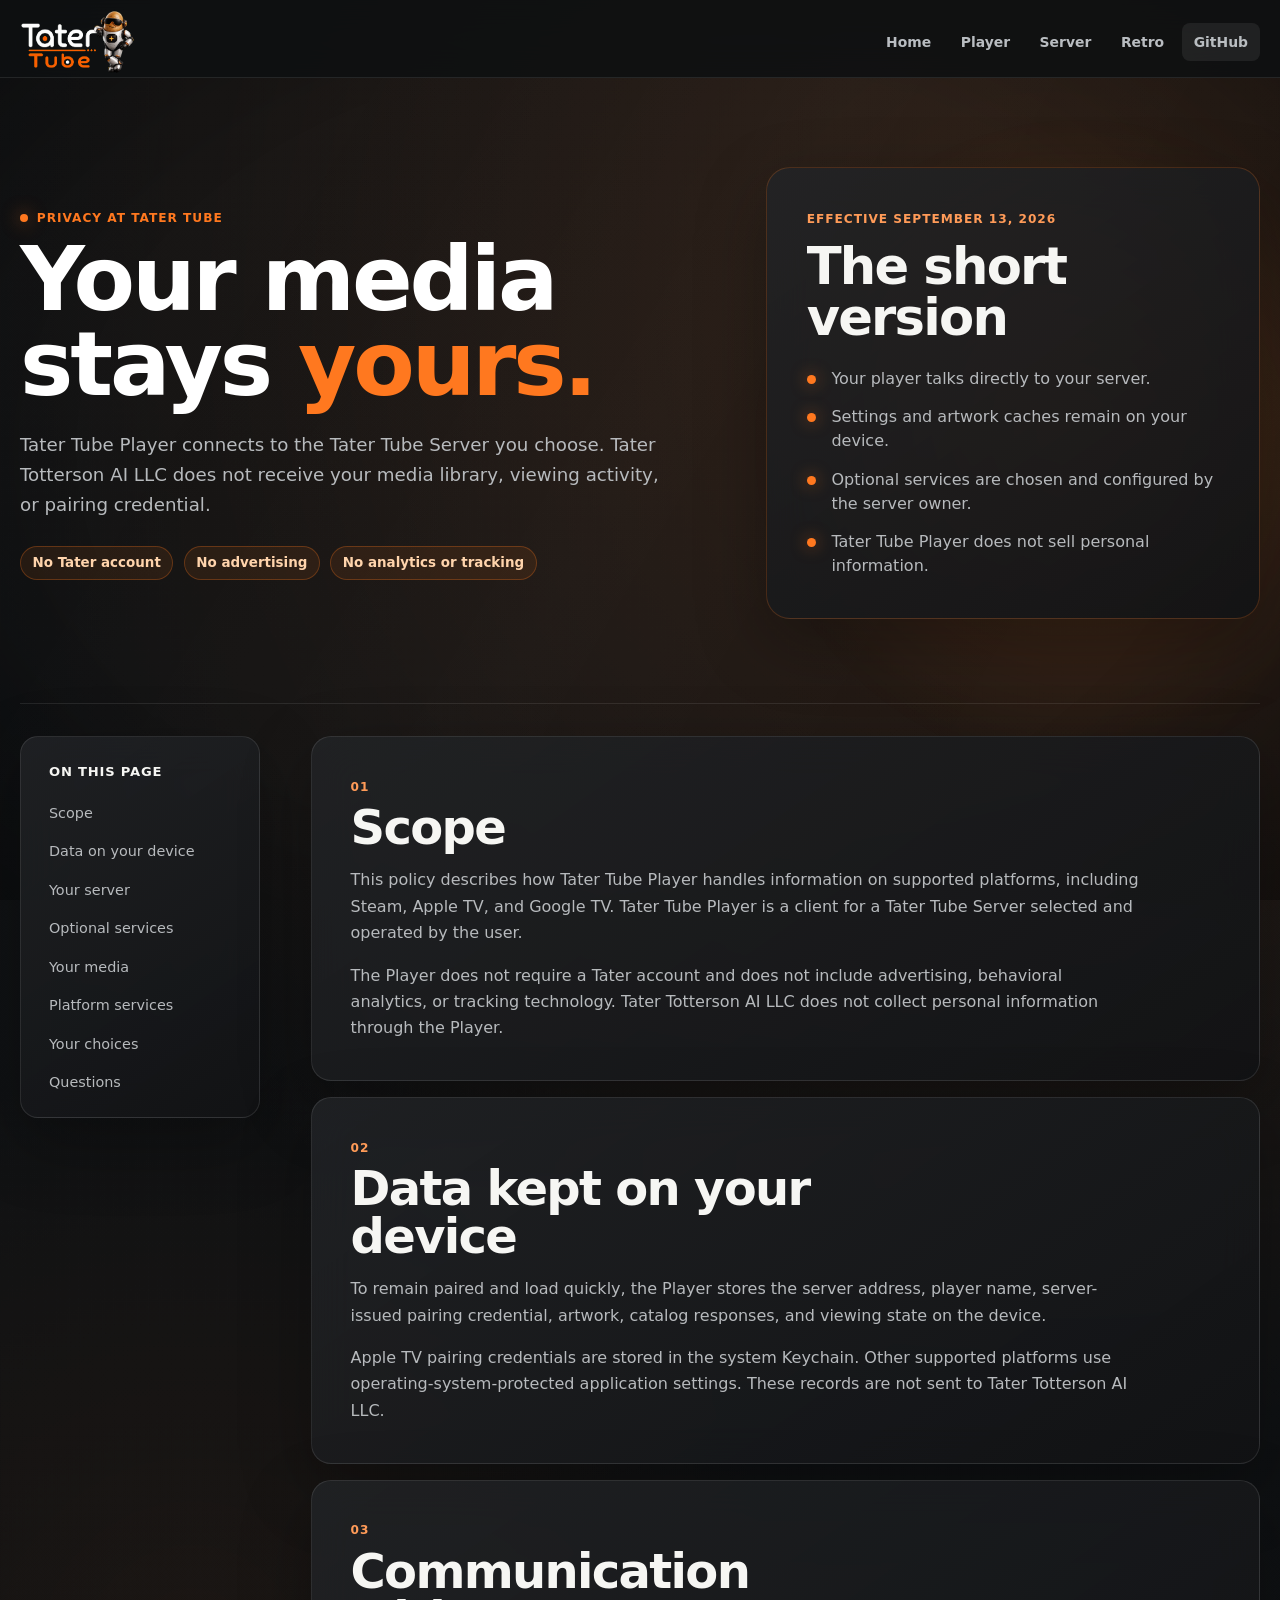
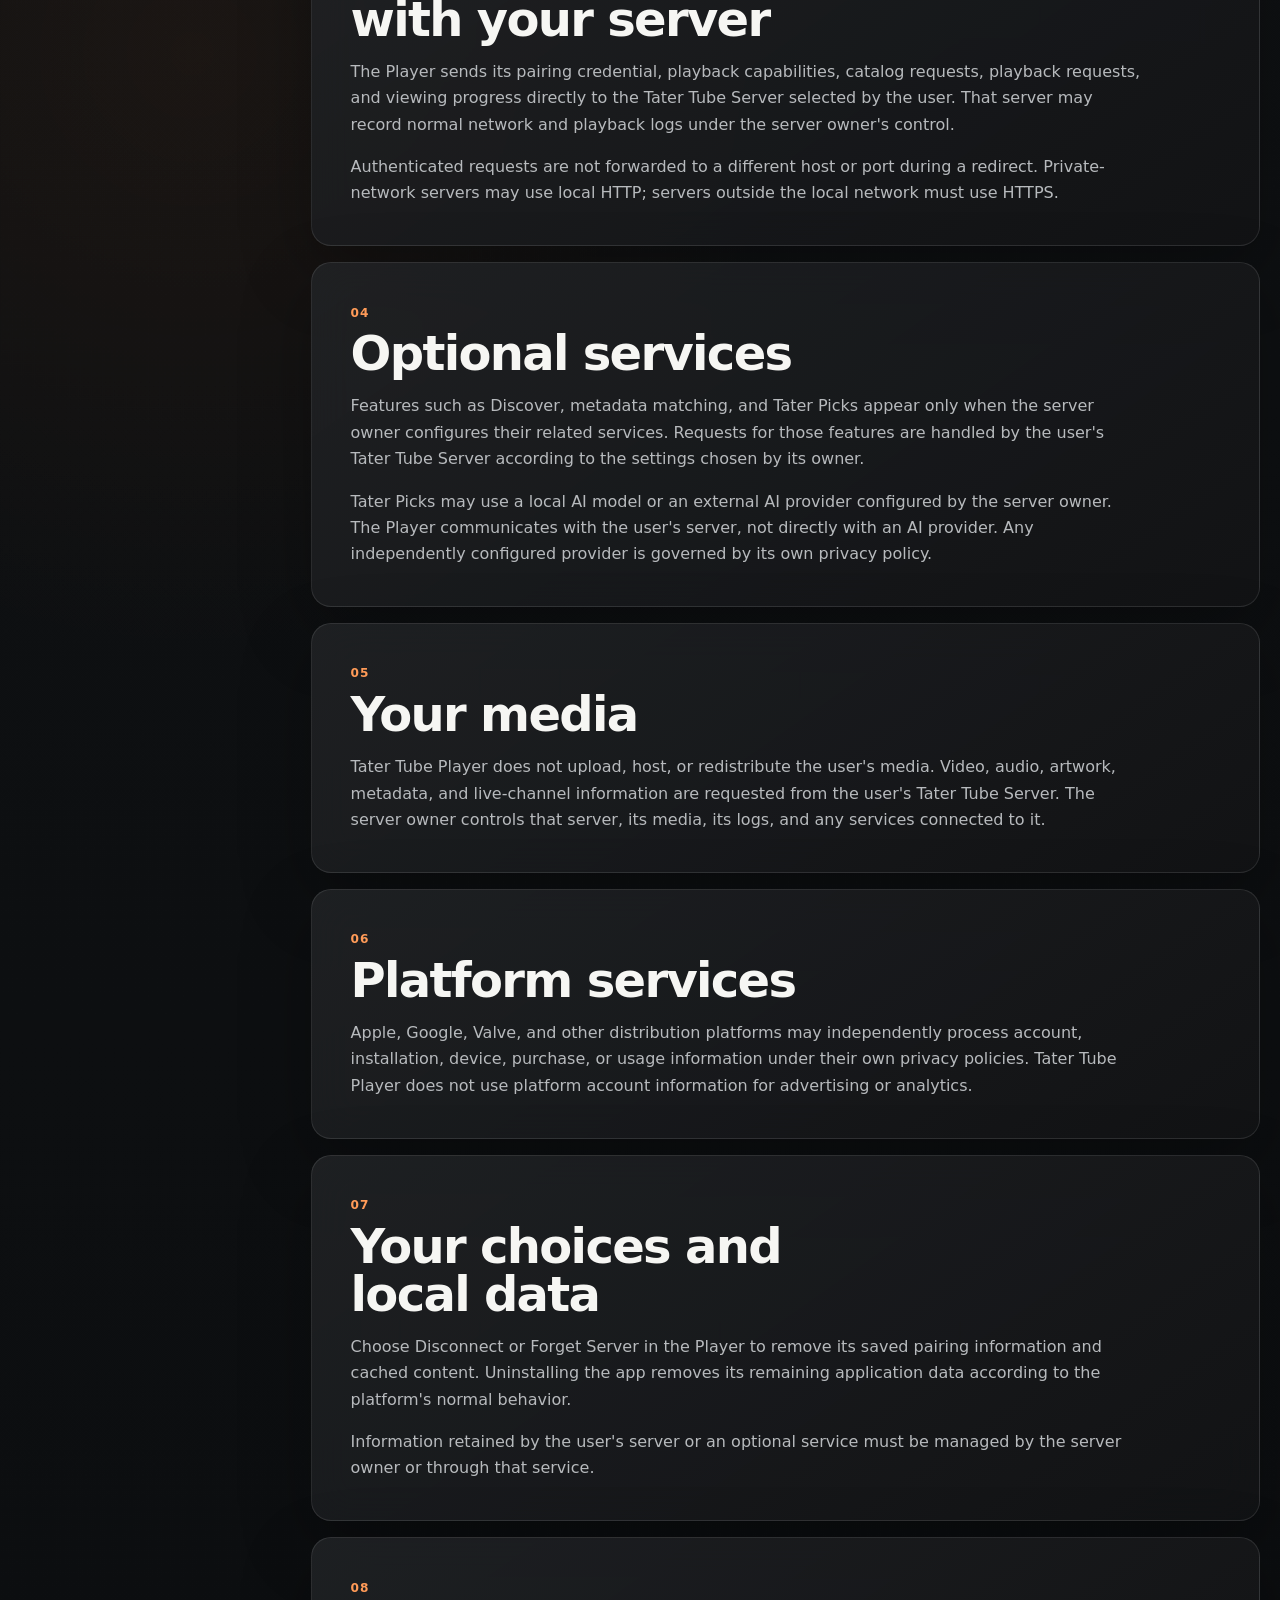
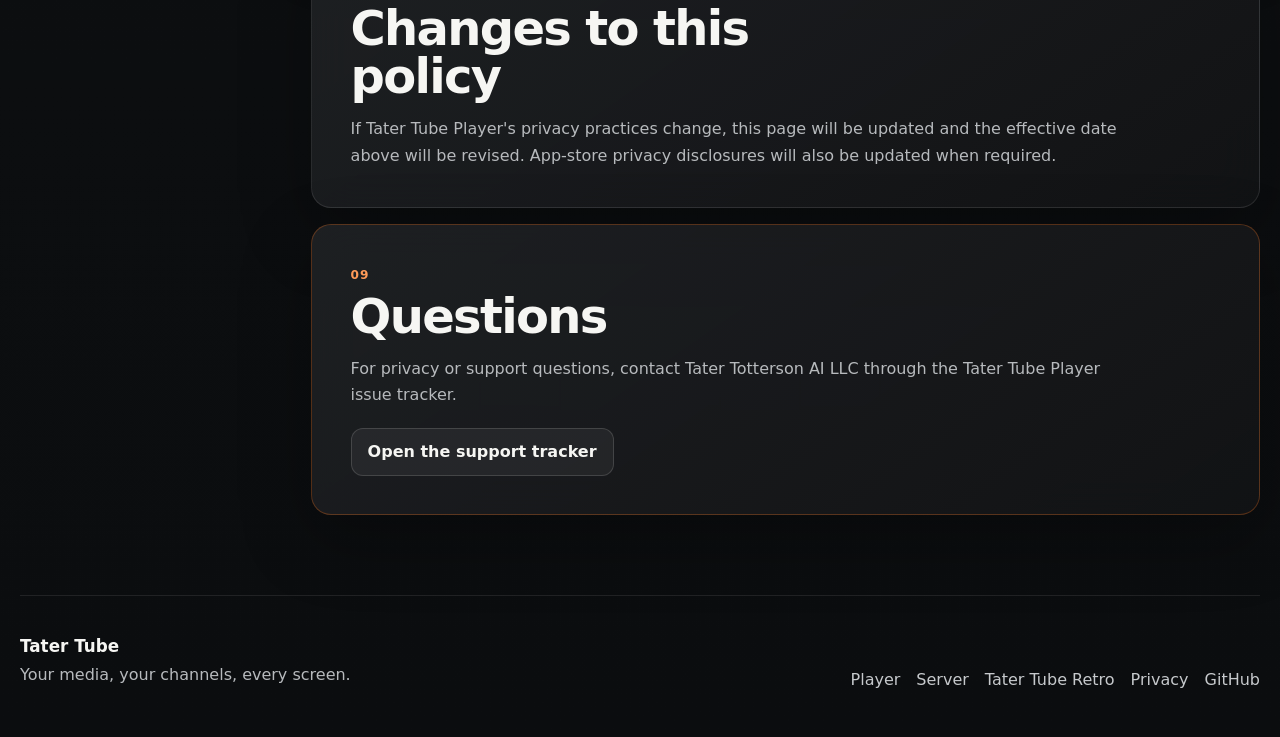
<file: public_html/privacy/index.html>
<!DOCTYPE html>
        <html lang="en">
        <head>
          <meta charset="utf-8">
          <meta name="viewport" content="width=device-width, initial-scale=1">
          <meta name="description" content="Learn how Tater Tube Player handles pairing information, local caches, playback activity, and connections to your own Tater Tube Server.">
          <meta property="og:type" content="website">
          <meta property="og:title" content="Privacy | Tater Tube Player">
          <meta property="og:description" content="Learn how Tater Tube Player handles pairing information, local caches, playback activity, and connections to your own Tater Tube Server.">
          <meta property="og:image" content="https://tatertube.tv/assets/images/og-modern.png">
          <meta name="twitter:card" content="summary_large_image">
          <meta name="twitter:title" content="Privacy | Tater Tube Player">
          <meta name="twitter:description" content="Learn how Tater Tube Player handles pairing information, local caches, playback activity, and connections to your own Tater Tube Server.">
          <meta name="twitter:image" content="https://tatertube.tv/assets/images/og-modern.png">
          <title>Privacy | Tater Tube Player</title>
          <link rel="icon" type="image/png" href="../assets/images/player-mascot.png">
          <link rel="stylesheet" href="../assets/site.css?v=2bd6d4a77c6c">
          <script src="../assets/site.js?v=31f441f3871a" defer></script>
        </head>
        <body class="modern-page" data-page="privacy">
          <header class="site-header">
            <a class="brand" href="../index.html" aria-label="Tater Tube home">
              <img class="modern-wordmark" src="../assets/images/tater-tube-logo-modern.png" alt="Tater Tube">
            </a>
            <button class="nav-toggle" type="button" aria-expanded="false" aria-controls="site-nav">Menu</button>
            <nav class="site-nav" id="site-nav">
              <a class="nav-link" href="../index.html">Home</a>
<a class="nav-link" href="../player/index.html">Player</a>
<a class="nav-link" href="../server/index.html">Server</a>
<a class="nav-link" href="../retro/index.html">Retro</a>
<a class="nav-link nav-link-github" href="https://github.com/TaterTotterson" target="_blank" rel="noreferrer">GitHub</a>
            </nav>
          </header>
          <main>

    <section class="section privacy-hero">
      <div class="privacy-hero-copy">
        <span class="eyebrow">Privacy at Tater Tube</span>
        <h1>Your media stays <strong class="title-accent">yours.</strong></h1>
        <p>Tater Tube Player connects to the Tater Tube Server you choose. Tater Totterson AI LLC does not receive your media library, viewing activity, or pairing credential.</p>
        <div class="privacy-principles" aria-label="Privacy summary">
          <span>No Tater account</span>
          <span>No advertising</span>
          <span>No analytics or tracking</span>
        </div>
      </div>
      <aside class="privacy-summary" aria-labelledby="privacy-summary-title">
        <span class="privacy-date">Effective September 13, 2026</span>
        <h2 id="privacy-summary-title">The short version</h2>
        <ul class="privacy-checklist">
          <li>Your player talks directly to your server.</li>
          <li>Settings and artwork caches remain on your device.</li>
          <li>Optional services are chosen and configured by the server owner.</li>
          <li>Tater Tube Player does not sell personal information.</li>
        </ul>
      </aside>
    </section>

    <section class="section privacy-layout">
      <nav class="privacy-nav" aria-label="Privacy policy sections">
        <strong>On this page</strong>
        <a href="#scope">Scope</a>
        <a href="#local-data">Data on your device</a>
        <a href="#server">Your server</a>
        <a href="#optional-services">Optional services</a>
        <a href="#media">Your media</a>
        <a href="#platforms">Platform services</a>
        <a href="#choices">Your choices</a>
        <a href="#contact">Questions</a>
      </nav>

      <article class="privacy-policy">
        <section id="scope">
          <span class="privacy-section-number">01</span>
          <h2>Scope</h2>
          <p>This policy describes how Tater Tube Player handles information on supported platforms, including Steam, Apple TV, and Google TV. Tater Tube Player is a client for a Tater Tube Server selected and operated by the user.</p>
          <p>The Player does not require a Tater account and does not include advertising, behavioral analytics, or tracking technology. Tater Totterson AI LLC does not collect personal information through the Player.</p>
        </section>

        <section id="local-data">
          <span class="privacy-section-number">02</span>
          <h2>Data kept on your device</h2>
          <p>To remain paired and load quickly, the Player stores the server address, player name, server-issued pairing credential, artwork, catalog responses, and viewing state on the device.</p>
          <p>Apple TV pairing credentials are stored in the system Keychain. Other supported platforms use operating-system-protected application settings. These records are not sent to Tater Totterson AI LLC.</p>
        </section>

        <section id="server">
          <span class="privacy-section-number">03</span>
          <h2>Communication with your server</h2>
          <p>The Player sends its pairing credential, playback capabilities, catalog requests, playback requests, and viewing progress directly to the Tater Tube Server selected by the user. That server may record normal network and playback logs under the server owner's control.</p>
          <p>Authenticated requests are not forwarded to a different host or port during a redirect. Private-network servers may use local HTTP; servers outside the local network must use HTTPS.</p>
        </section>

        <section id="optional-services">
          <span class="privacy-section-number">04</span>
          <h2>Optional services</h2>
          <p>Features such as Discover, metadata matching, and Tater Picks appear only when the server owner configures their related services. Requests for those features are handled by the user's Tater Tube Server according to the settings chosen by its owner.</p>
          <p>Tater Picks may use a local AI model or an external AI provider configured by the server owner. The Player communicates with the user's server, not directly with an AI provider. Any independently configured provider is governed by its own privacy policy.</p>
        </section>

        <section id="media">
          <span class="privacy-section-number">05</span>
          <h2>Your media</h2>
          <p>Tater Tube Player does not upload, host, or redistribute the user's media. Video, audio, artwork, metadata, and live-channel information are requested from the user's Tater Tube Server. The server owner controls that server, its media, its logs, and any services connected to it.</p>
        </section>

        <section id="platforms">
          <span class="privacy-section-number">06</span>
          <h2>Platform services</h2>
          <p>Apple, Google, Valve, and other distribution platforms may independently process account, installation, device, purchase, or usage information under their own privacy policies. Tater Tube Player does not use platform account information for advertising or analytics.</p>
        </section>

        <section id="choices">
          <span class="privacy-section-number">07</span>
          <h2>Your choices and local data</h2>
          <p>Choose Disconnect or Forget Server in the Player to remove its saved pairing information and cached content. Uninstalling the app removes its remaining application data according to the platform's normal behavior.</p>
          <p>Information retained by the user's server or an optional service must be managed by the server owner or through that service.</p>
        </section>

        <section id="changes">
          <span class="privacy-section-number">08</span>
          <h2>Changes to this policy</h2>
          <p>If Tater Tube Player's privacy practices change, this page will be updated and the effective date above will be revised. App-store privacy disclosures will also be updated when required.</p>
        </section>

        <section id="contact" class="privacy-contact">
          <span class="privacy-section-number">09</span>
          <h2>Questions</h2>
          <p>For privacy or support questions, contact Tater Totterson AI LLC through the Tater Tube Player issue tracker.</p>
          <a class="button button-secondary" href="https://github.com/TaterTotterson/Tater-Tube-Player/issues" target="_blank" rel="noreferrer">Open the support tracker</a>
        </section>
      </article>
    </section>

          </main>
          <footer class="site-footer">

          <div>
            <strong>Tater Tube</strong>
            <p>Your media, your channels, every screen.</p>
          </div>
          <div class="footer-links">
            <a href="../player/index.html">Player</a>
            <a href="../server/index.html">Server</a>
            <a href="../retro/index.html">Tater Tube Retro</a>
            <a href="../privacy/index.html">Privacy</a>
            <a href="https://github.com/TaterTotterson/tater-tube-server" target="_blank" rel="noreferrer">GitHub</a>
          </div>

          </footer>
        </body>
        </html>
</file>
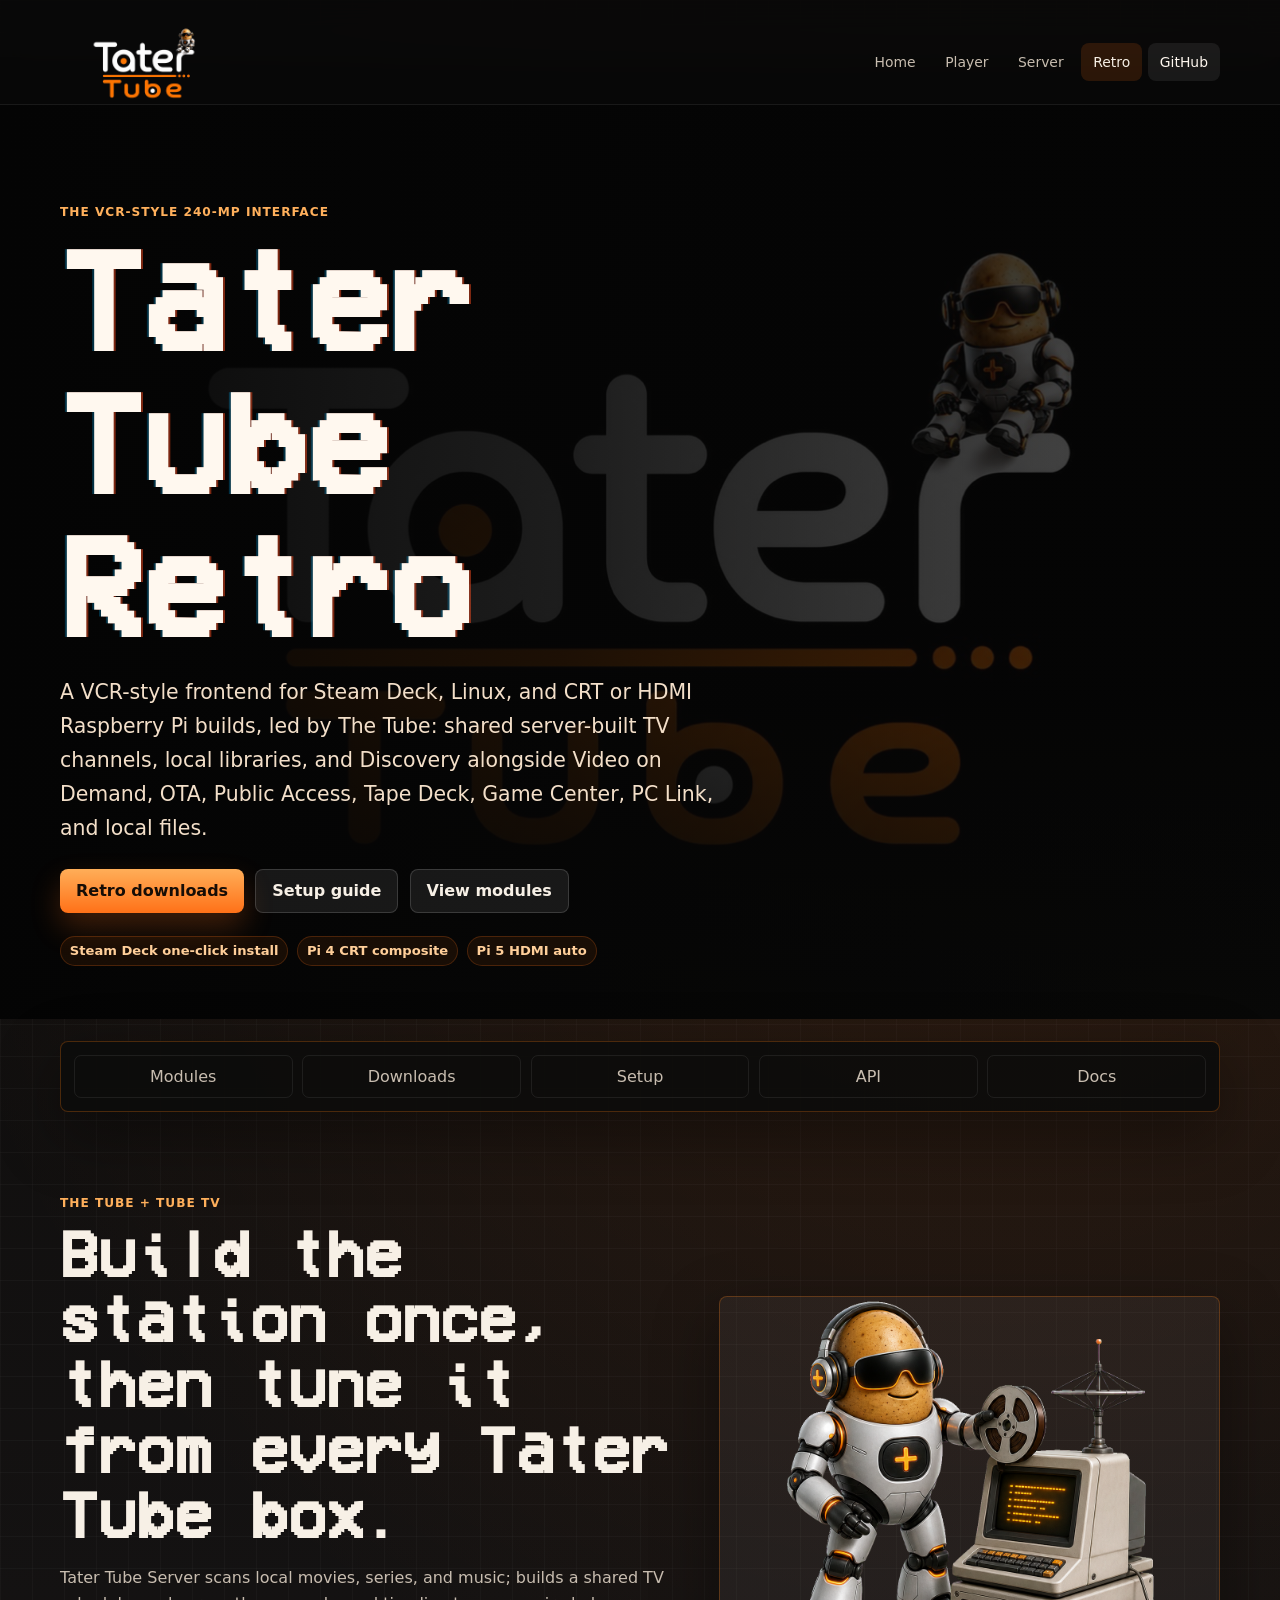
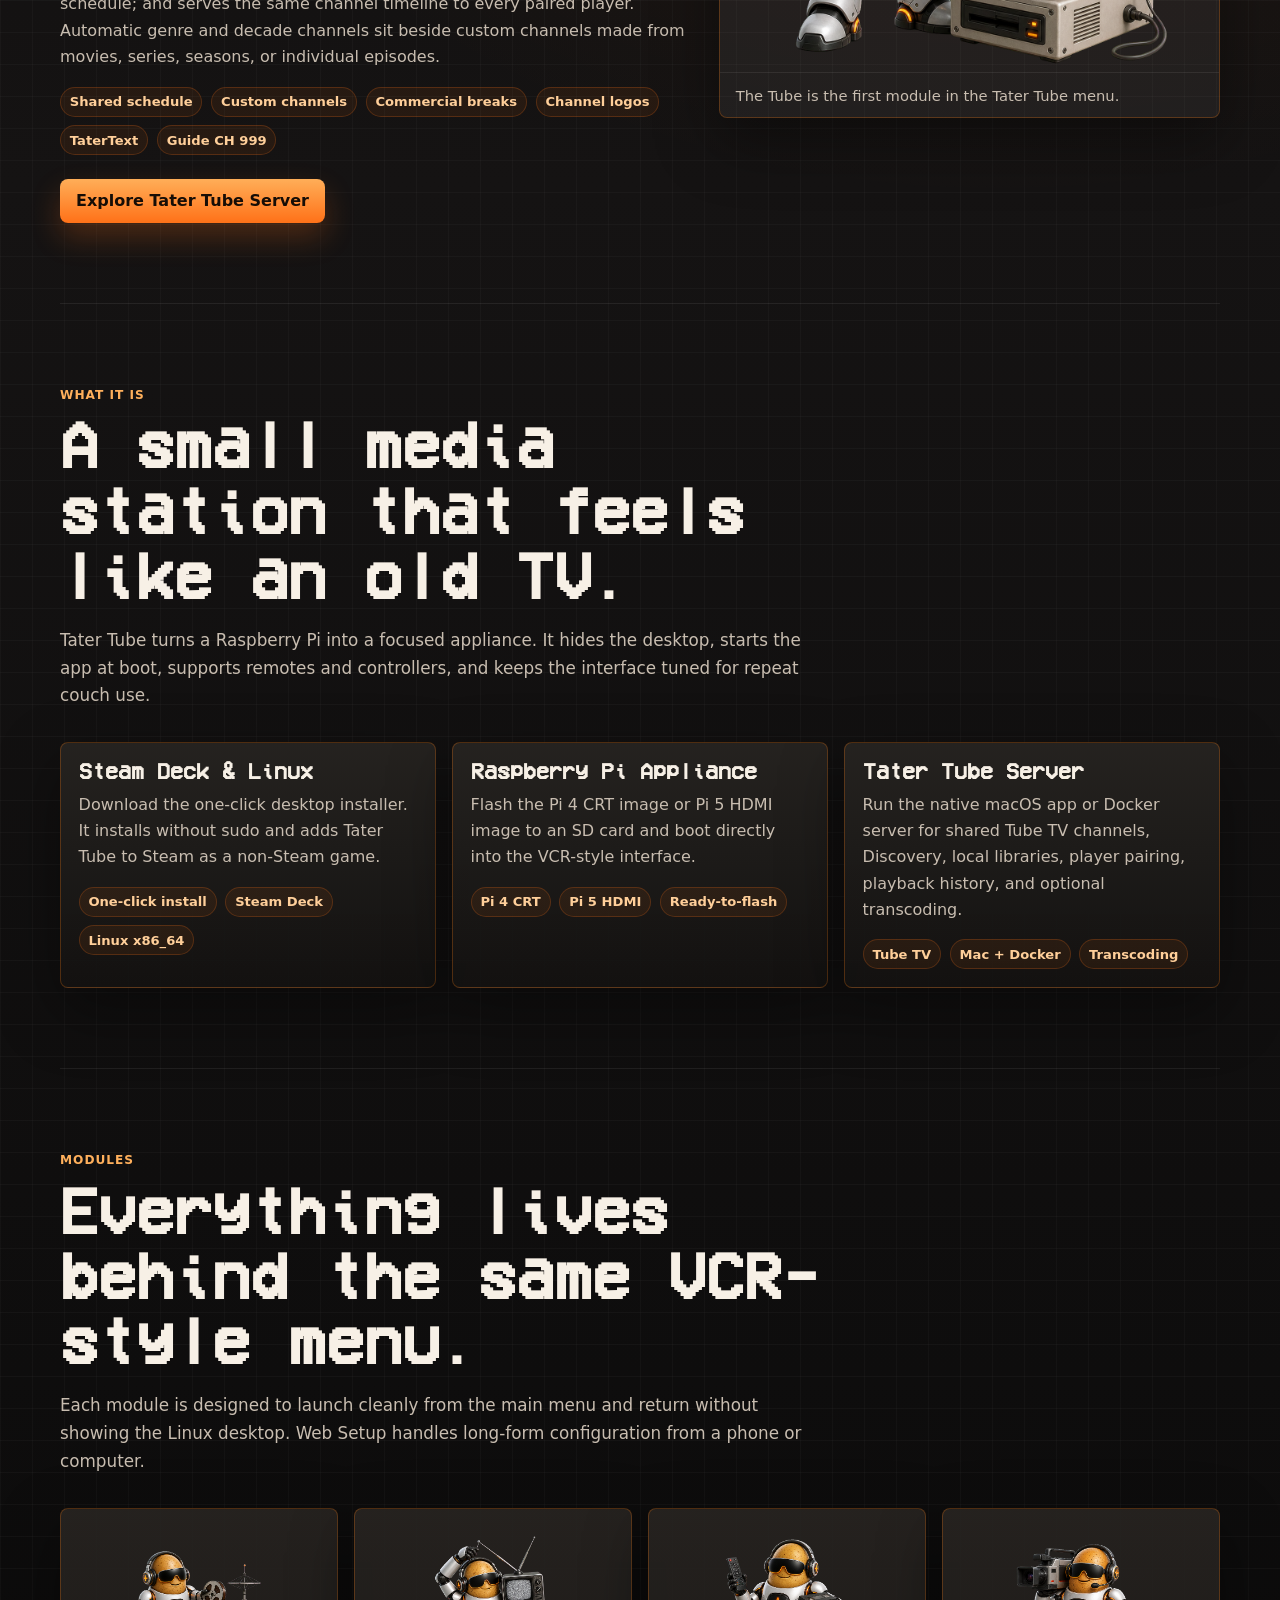
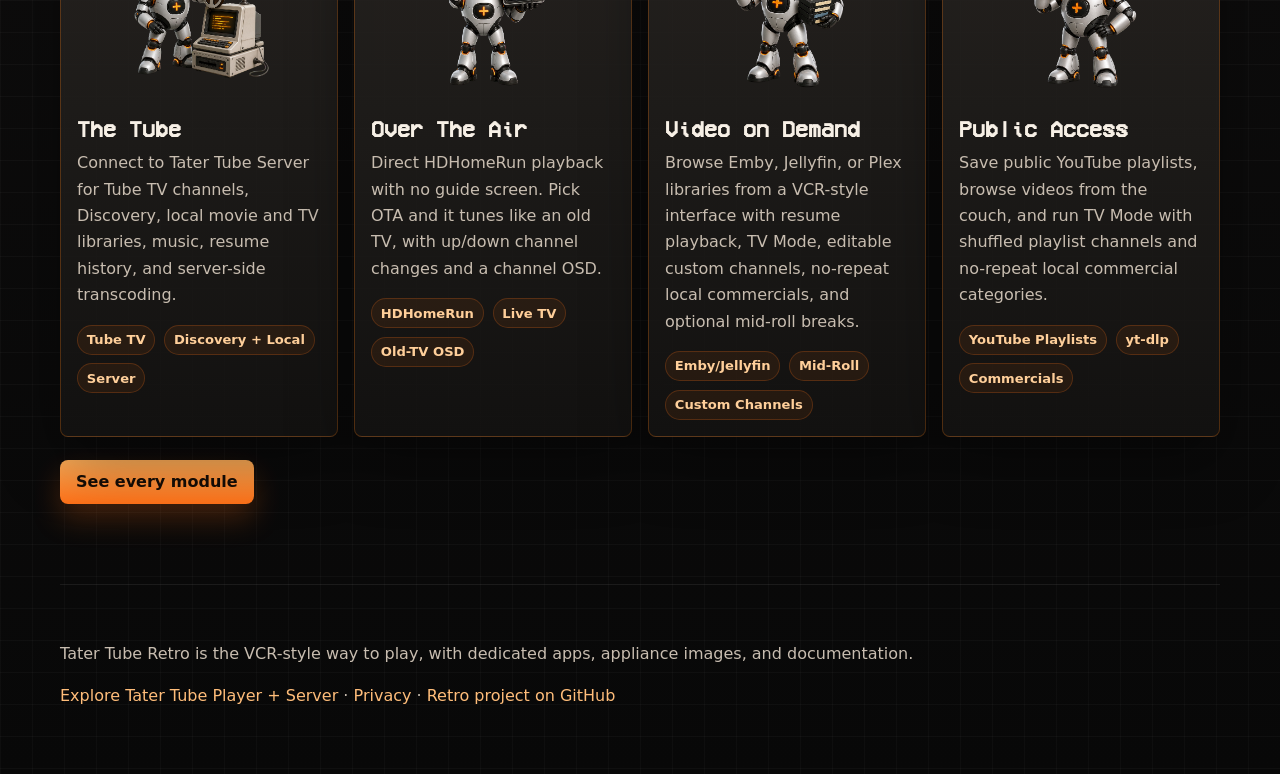
<file: public_html/retro/index.html>
<!DOCTYPE html>
        <html lang="en">
        <head>
          <meta charset="utf-8">
          <meta name="viewport" content="width=device-width, initial-scale=1">
          <meta name="description" content="Tater Tube is a VCR-style media frontend for Steam Deck, Linux x86_64, Raspberry Pi CRT composite, and Pi 5 HDMI builds.">
          <meta property="og:type" content="website">
          <meta property="og:title" content="Tater Tube Retro | VCR-style media frontend">
          <meta property="og:description" content="Tater Tube is a VCR-style media frontend for Steam Deck, Linux x86_64, Raspberry Pi CRT composite, and Pi 5 HDMI builds.">
          <meta property="og:image" content="https://tatertube.tv/assets/images/tater-tube-boot.png">
          <meta name="twitter:card" content="summary_large_image">
          <meta name="twitter:title" content="Tater Tube Retro | VCR-style media frontend">
          <meta name="twitter:description" content="Tater Tube is a VCR-style media frontend for Steam Deck, Linux x86_64, Raspberry Pi CRT composite, and Pi 5 HDMI builds.">
          <meta name="twitter:image" content="https://tatertube.tv/assets/images/tater-tube-boot.png">
          <title>Tater Tube Retro | VCR-style media frontend</title>
          <link rel="icon" type="image/png" href="../assets/images/tater-tube-logo.png">
          <link rel="stylesheet" href="../assets/site.css?v=2bd6d4a77c6c">
          <script src="../assets/site.js?v=31f441f3871a" defer></script>
        </head>
        <body class="retro-page" data-page="retro">
          <header class="site-header">
            <a class="brand" href="../index.html" aria-label="Tater Tube home">
              <img src="../assets/images/tater-tube-logo.png" alt="Tater Tube">
            </a>
            <button class="nav-toggle" type="button" aria-expanded="false" aria-controls="site-nav">Menu</button>
            <nav class="site-nav" id="site-nav">
              <a class="nav-link" href="../index.html">Home</a>
<a class="nav-link" href="../player/index.html">Player</a>
<a class="nav-link" href="../server/index.html">Server</a>
<a class="nav-link is-active" href="../retro/index.html">Retro</a>
<a class="nav-link nav-link-github" href="https://github.com/TaterTotterson" target="_blank" rel="noreferrer">GitHub</a>
            </nav>
          </header>
          <main>

    <section class="hero">
      <img class="hero-bg" src="../assets/images/tater-tube-boot.png" alt="" aria-hidden="true">
      <div class="hero-copy">
        <span class="eyebrow">The VCR-style 240-MP interface</span>
        <h1>Tater Tube Retro</h1>
        <p>A VCR-style frontend for Steam Deck, Linux, and CRT or HDMI Raspberry Pi builds, led by The Tube: shared server-built TV channels, local libraries, and Discovery alongside Video on Demand, OTA, Public Access, Tape Deck, Game Center, PC Link, and local files.</p>
        <div class="hero-actions">
          <a class="button" href="../images/index.html">Retro downloads</a>
          <a class="button button-secondary" href="../setup/index.html">Setup guide</a>
          <a class="button button-secondary" href="../modules/index.html">View modules</a>
        </div>
        <div class="hero-facts" aria-label="Tater Tube highlights">
          <span>Steam Deck one-click install</span>
          <span>Pi 4 CRT composite</span>
          <span>Pi 5 HDMI auto</span>
        </div>
      </div>
    </section>

    <nav class="retro-subnav" aria-label="Tater Tube Retro sections">
      <a href="../modules/index.html">Modules</a>
      <a href="../images/index.html">Downloads</a>
      <a href="../setup/index.html">Setup</a>
      <a href="../api/index.html">API</a>
      <a href="../wiki/index.html">Docs</a>
    </nav>

    <section class="section split-section">
      <div class="split-copy">
        <span class="eyebrow">The Tube + Tube TV</span>
        <h2>Build the station once, then tune it from every Tater Tube box.</h2>
        <p>Tater Tube Server scans local movies, series, and music; builds a shared TV schedule; and serves the same channel timeline to every paired player. Automatic genre and decade channels sit beside custom channels made from movies, series, seasons, or individual episodes.</p>
        <div class="chip-row">
          <span class="chip">Shared schedule</span>
          <span class="chip">Custom channels</span>
          <span class="chip">Commercial breaks</span>
          <span class="chip">Channel logos</span>
          <span class="chip">TaterText</span>
          <span class="chip">Guide CH 999</span>
        </div>
        <div class="action-row">
          <a class="button" href="../server/index.html">Explore Tater Tube Server</a>
        </div>
      </div>
      <figure class="image-panel">
        <img src="../assets/images/usenet.png" alt="Tater mascot for The Tube">
        <figcaption>The Tube is the first module in the Tater Tube menu.</figcaption>
      </figure>
    </section>

    <section class="section">
      <div class="section-head">
        <span class="eyebrow">What it is</span>
        <h2>A small media station that feels like an old TV.</h2>
        <p>Tater Tube turns a Raspberry Pi into a focused appliance. It hides the desktop, starts the app at boot, supports remotes and controllers, and keeps the interface tuned for repeat couch use.</p>
      </div>
      <div class="grid grid-3">
        <article class="info-card">
  <h3>Steam Deck &amp; Linux</h3>
  <p>Download the one-click desktop installer. It installs without sudo and adds Tater Tube to Steam as a non-Steam game.</p>
  <div class="chip-row"><span class="chip">One-click install</span><span class="chip">Steam Deck</span><span class="chip">Linux x86_64</span></div>
</article>

<article class="info-card">
  <h3>Raspberry Pi Appliance</h3>
  <p>Flash the Pi 4 CRT image or Pi 5 HDMI image to an SD card and boot directly into the VCR-style interface.</p>
  <div class="chip-row"><span class="chip">Pi 4 CRT</span><span class="chip">Pi 5 HDMI</span><span class="chip">Ready-to-flash</span></div>
</article>

<article class="info-card">
  <h3>Tater Tube Server</h3>
  <p>Run the native macOS app or Docker server for shared Tube TV channels, Discovery, local libraries, player pairing, playback history, and optional transcoding.</p>
  <div class="chip-row"><span class="chip">Tube TV</span><span class="chip">Mac + Docker</span><span class="chip">Transcoding</span></div>
</article>

      </div>
    </section>

    <section class="section">
      <div class="section-head">
        <span class="eyebrow">Modules</span>
        <h2>Everything lives behind the same VCR-style menu.</h2>
        <p>Each module is designed to launch cleanly from the main menu and return without showing the Linux desktop. Web Setup handles long-form configuration from a phone or computer.</p>
      </div>
      <div class="grid module-grid">
        <article class="module-card">
  <img src="../assets/images/usenet.png" alt="">
  <h3>The Tube</h3>
  <p>Connect to Tater Tube Server for Tube TV channels, Discovery, local movie and TV libraries, music, resume history, and server-side transcoding.</p>
  <div class="chip-row"><span class="chip">Tube TV</span><span class="chip">Discovery + Local</span><span class="chip">Server</span></div>
</article>

<article class="module-card">
  <img src="../assets/images/over-the-air.png" alt="">
  <h3>Over The Air</h3>
  <p>Direct HDHomeRun playback with no guide screen. Pick OTA and it tunes like an old TV, with up/down channel changes and a channel OSD.</p>
  <div class="chip-row"><span class="chip">HDHomeRun</span><span class="chip">Live TV</span><span class="chip">Old-TV OSD</span></div>
</article>

<article class="module-card">
  <img src="../assets/images/video-on-demand.png" alt="">
  <h3>Video on Demand</h3>
  <p>Browse Emby, Jellyfin, or Plex libraries from a VCR-style interface with resume playback, TV Mode, editable custom channels, no-repeat local commercials, and optional mid-roll breaks.</p>
  <div class="chip-row"><span class="chip">Emby/Jellyfin</span><span class="chip">Mid-Roll</span><span class="chip">Custom Channels</span></div>
</article>

<article class="module-card">
  <img src="../assets/images/public-access.png" alt="">
  <h3>Public Access</h3>
  <p>Save public YouTube playlists, browse videos from the couch, and run TV Mode with shuffled playlist channels and no-repeat local commercial categories.</p>
  <div class="chip-row"><span class="chip">YouTube Playlists</span><span class="chip">yt-dlp</span><span class="chip">Commercials</span></div>
</article>

      </div>
      <div class="action-row">
        <a class="button" href="../modules/index.html">See every module</a>
      </div>
    </section>

          </main>
          <footer class="site-footer">

          <p>Tater Tube Retro is the VCR-style way to play, with dedicated apps, appliance images, and documentation.</p>
          <p><a href="../index.html">Explore Tater Tube Player + Server</a> · <a href="../privacy/index.html">Privacy</a> · <a href="https://github.com/TaterTotterson/Tater-Tube" target="_blank" rel="noreferrer">Retro project on GitHub</a></p>

          </footer>
        </body>
        </html>
</file>
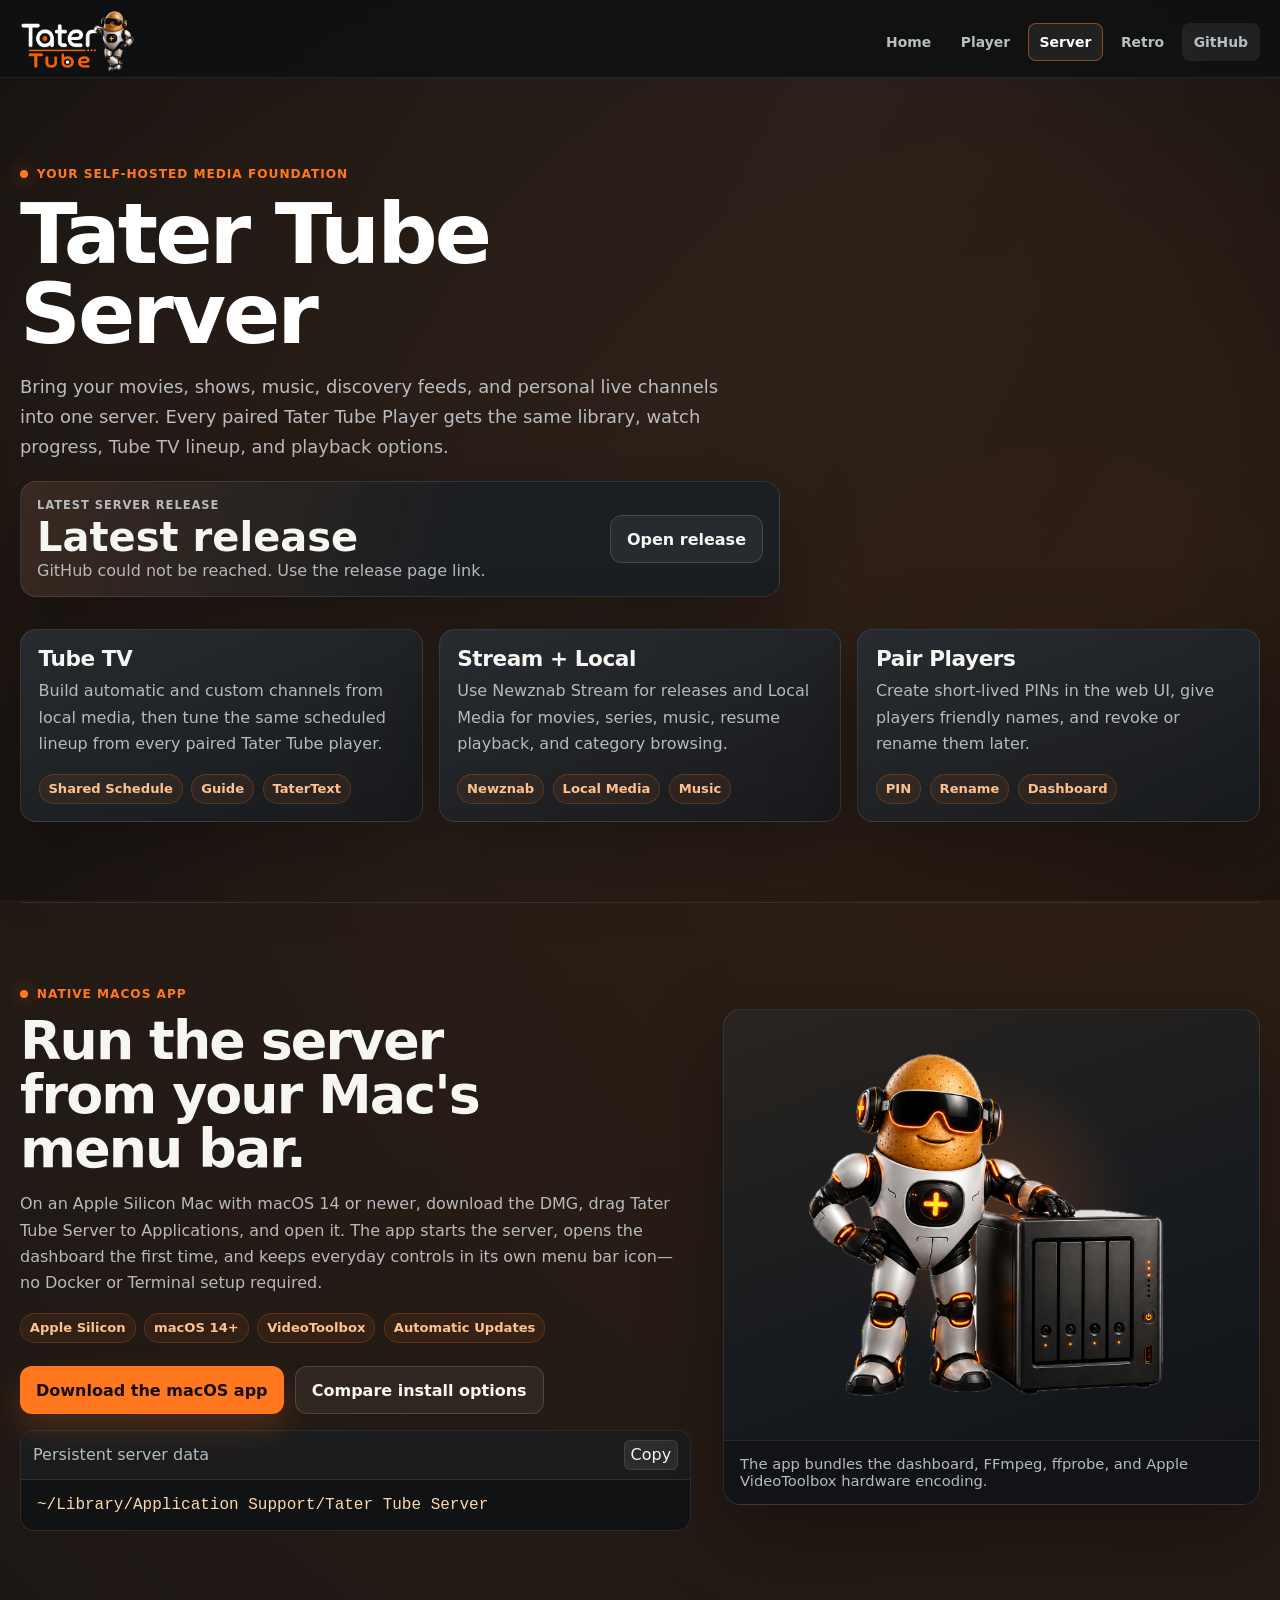
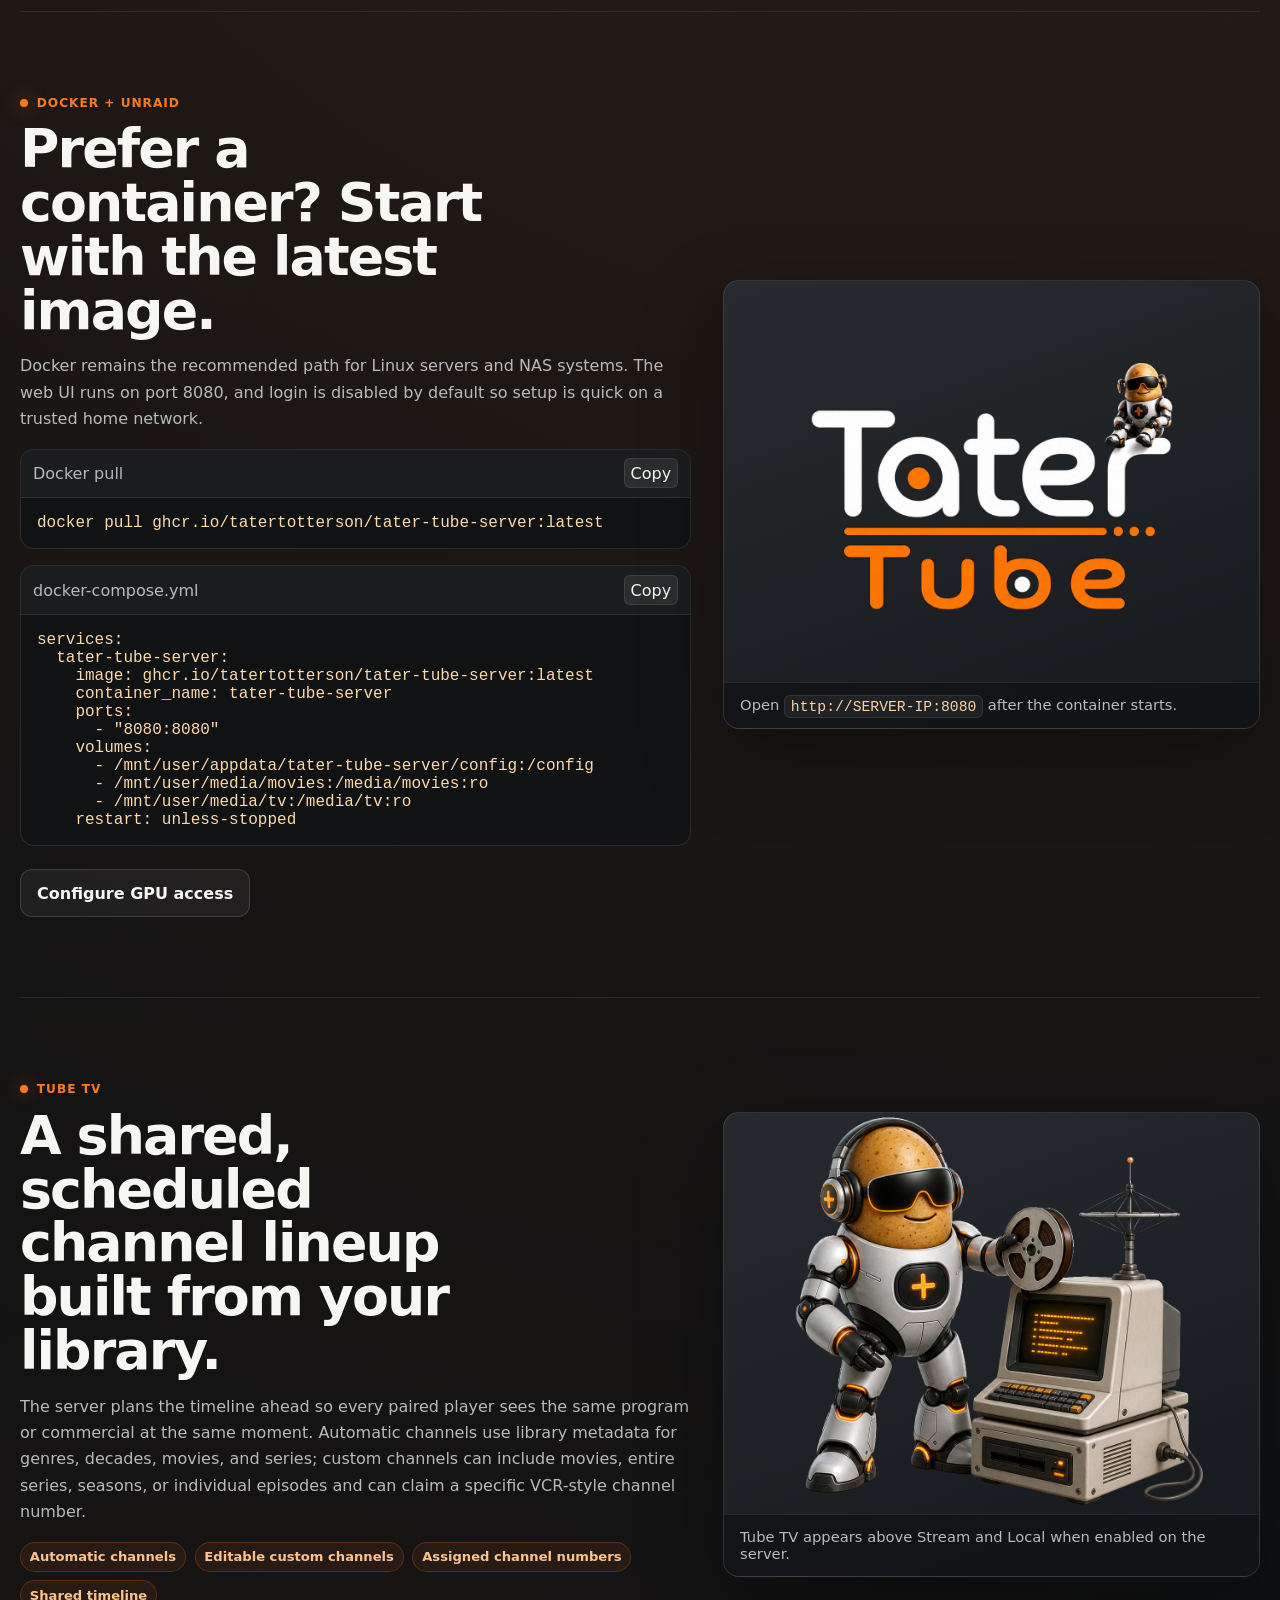
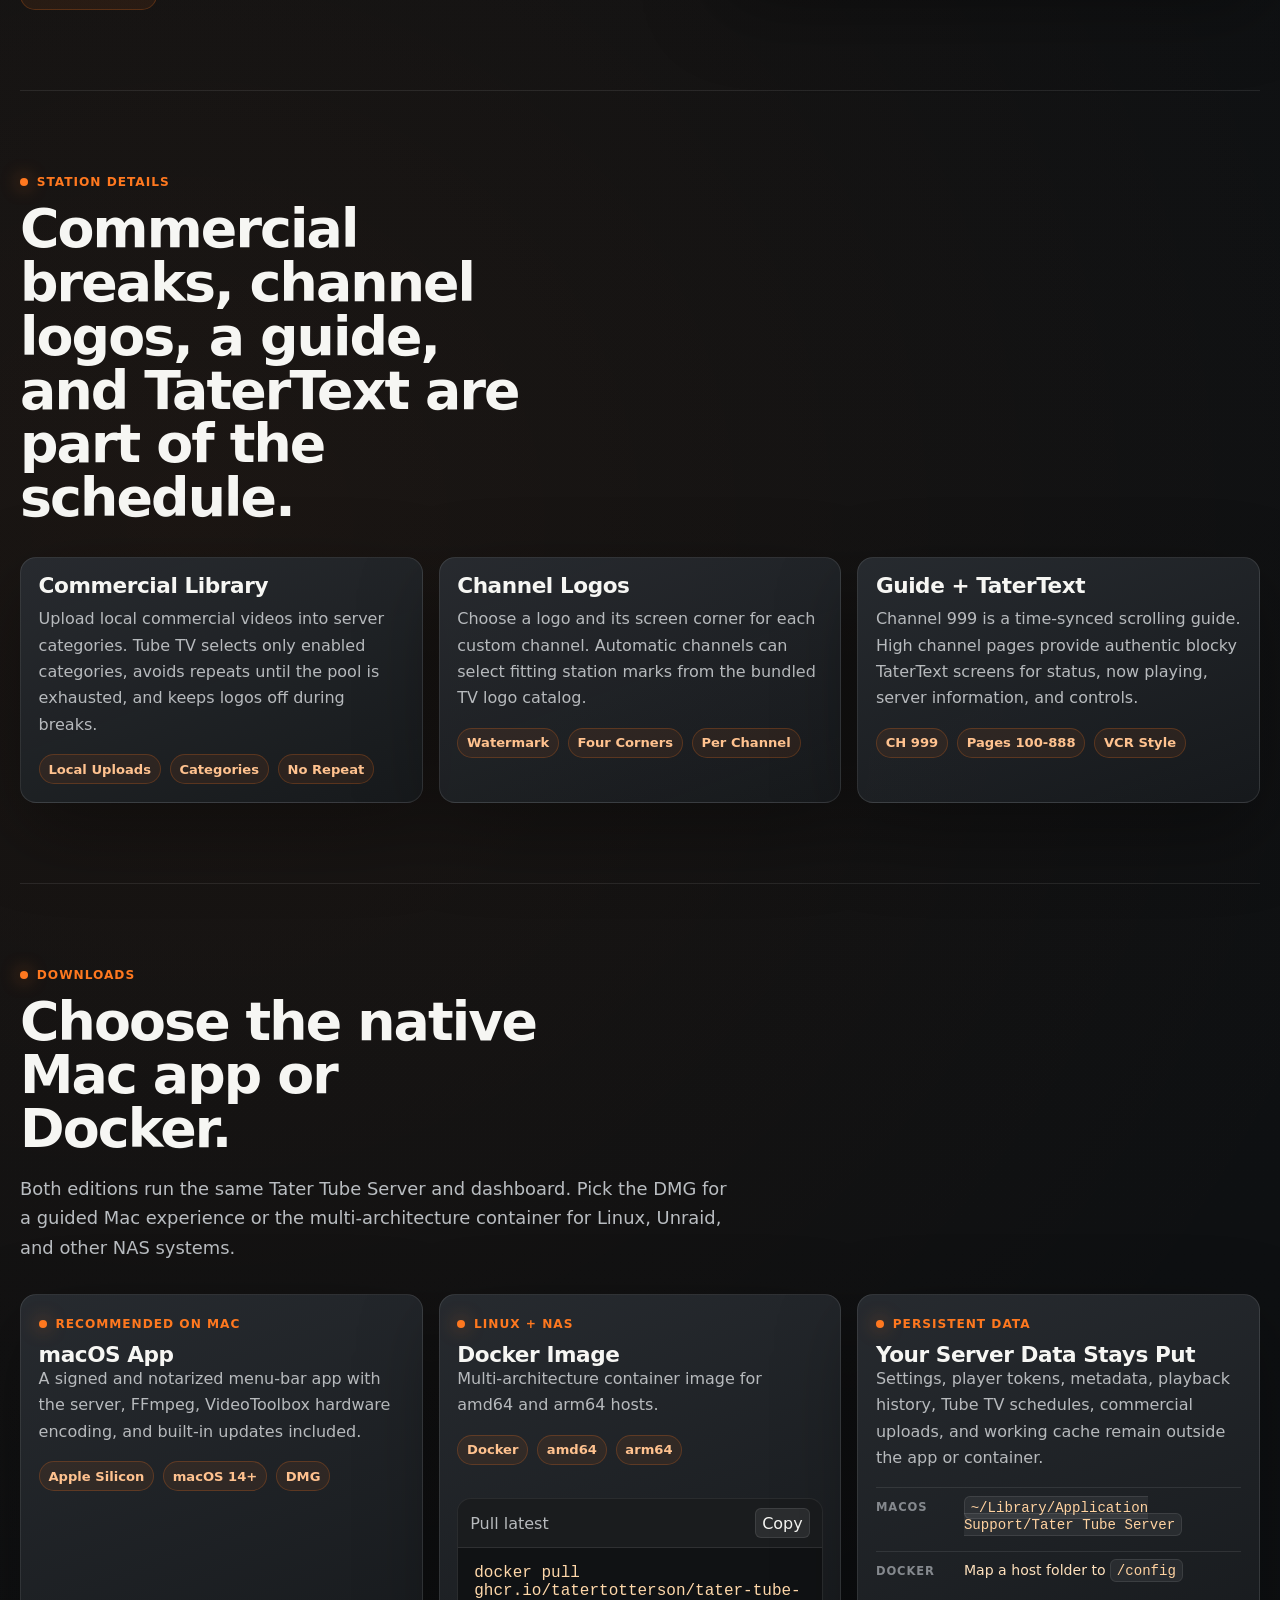
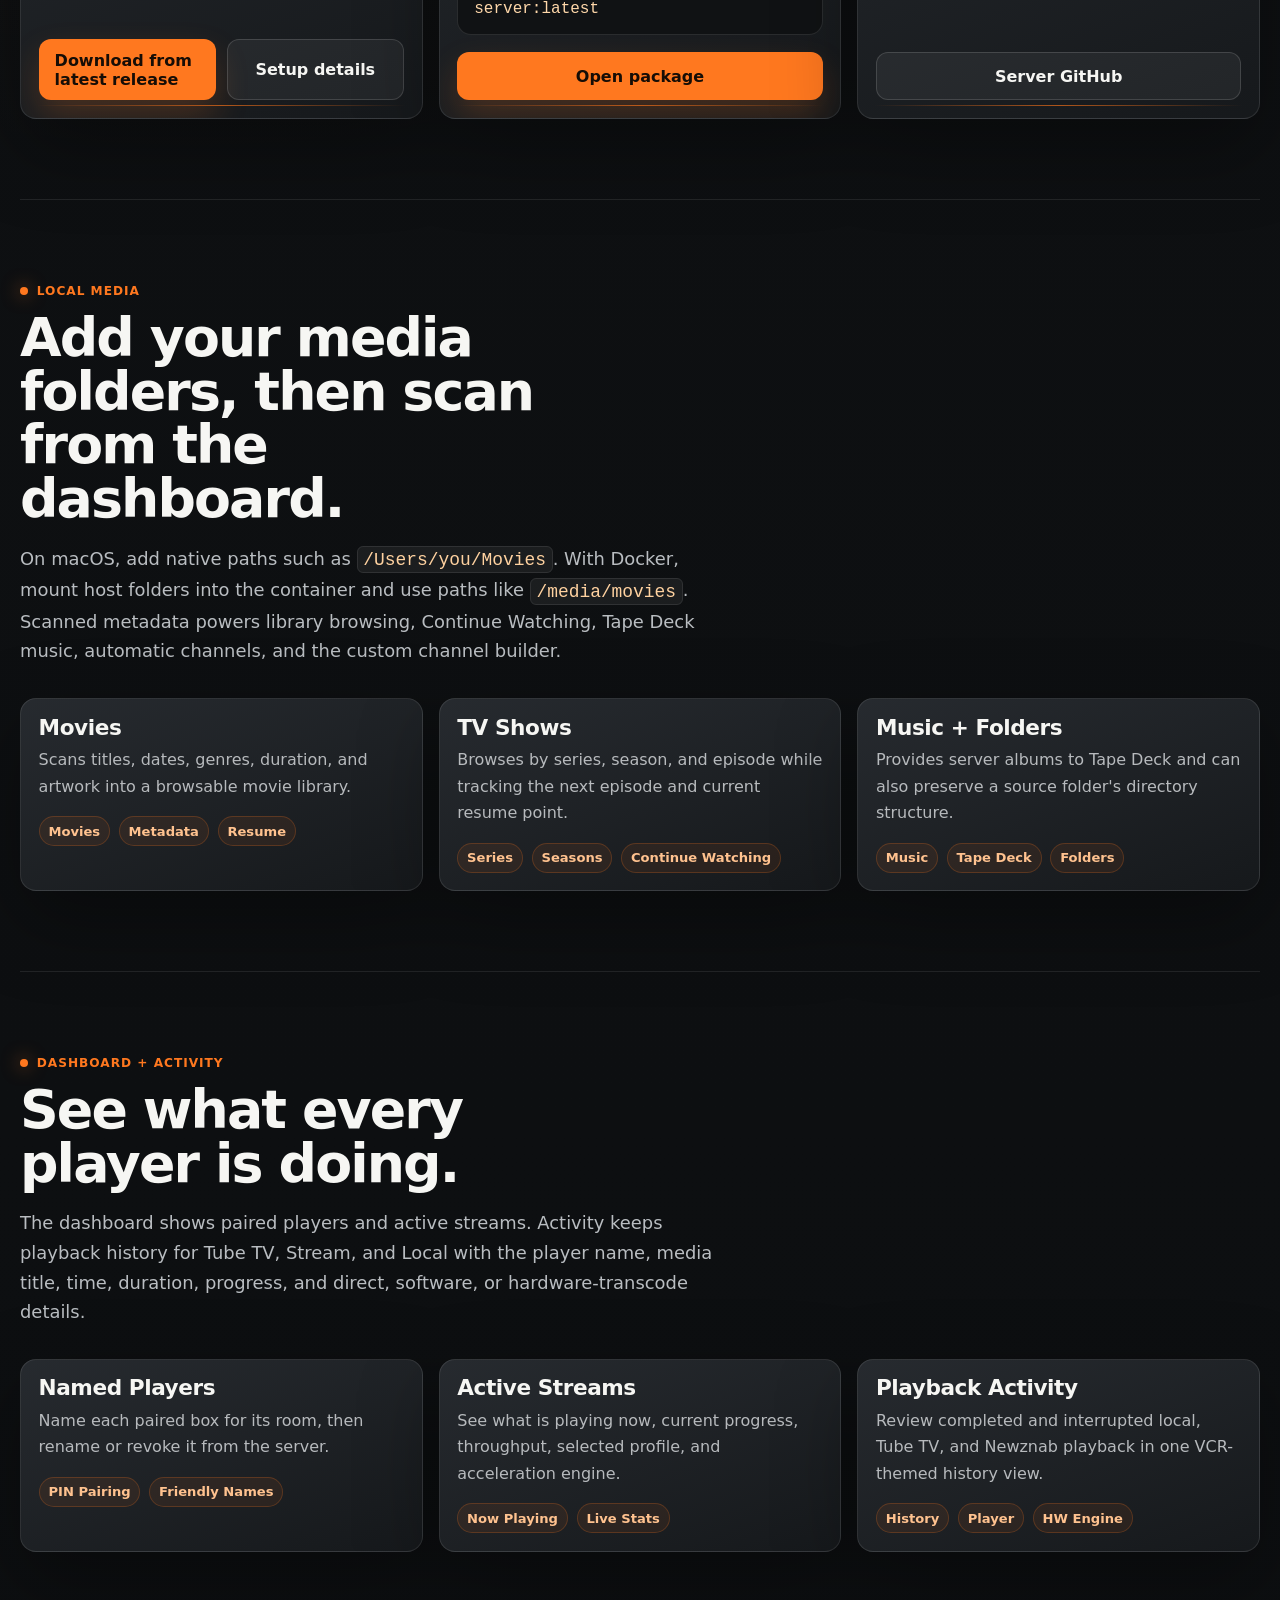
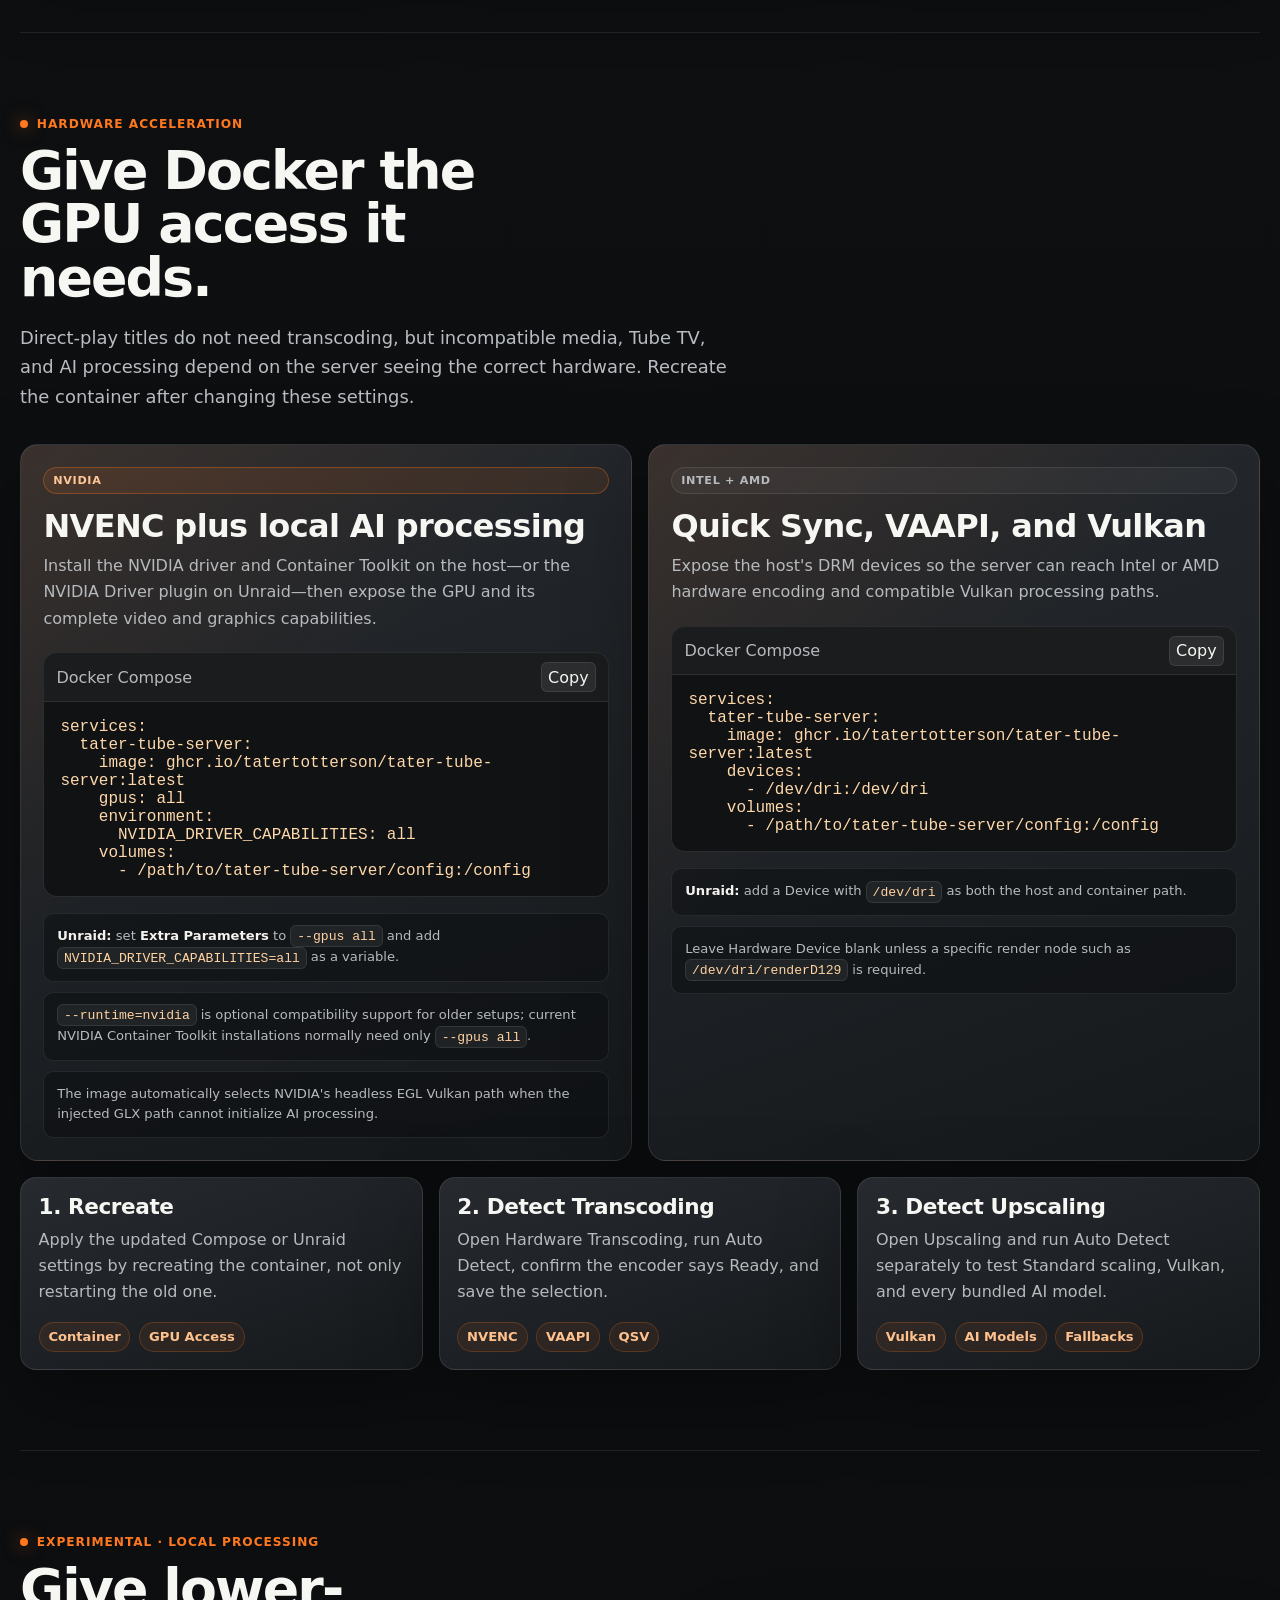
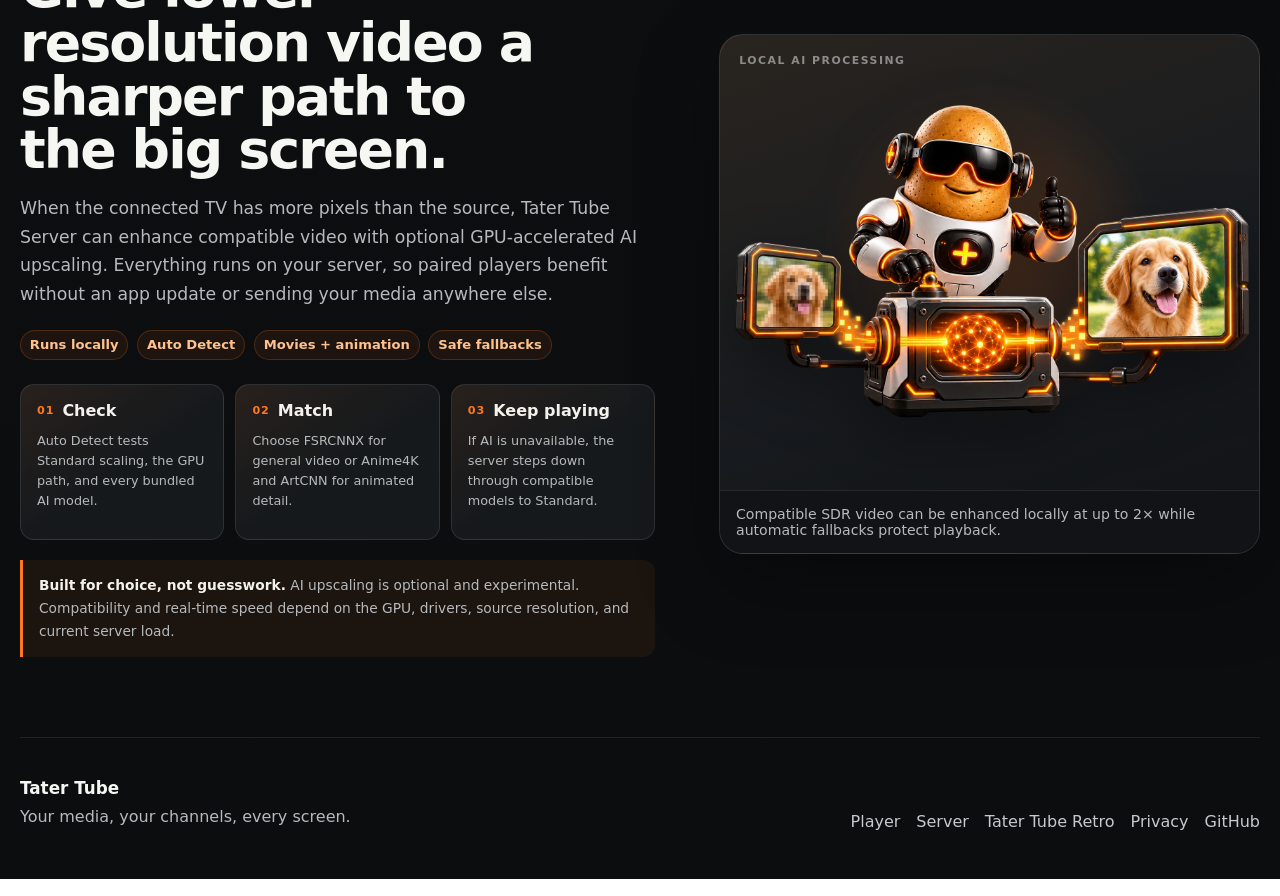
<file: public_html/server/index.html>
<!DOCTYPE html>
        <html lang="en">
        <head>
          <meta charset="utf-8">
          <meta name="viewport" content="width=device-width, initial-scale=1">
          <meta name="description" content="Tater Tube Server setup for the native macOS app, Docker, Tube TV, local libraries, Newznab Stream, player pairing, activity, hardware transcoding, and optional AI upscaling.">
          <meta property="og:type" content="website">
          <meta property="og:title" content="Server | Tater Tube">
          <meta property="og:description" content="Tater Tube Server setup for the native macOS app, Docker, Tube TV, local libraries, Newznab Stream, player pairing, activity, hardware transcoding, and optional AI upscaling.">
          <meta property="og:image" content="https://tatertube.tv/assets/images/og-modern.png">
          <meta name="twitter:card" content="summary_large_image">
          <meta name="twitter:title" content="Server | Tater Tube">
          <meta name="twitter:description" content="Tater Tube Server setup for the native macOS app, Docker, Tube TV, local libraries, Newznab Stream, player pairing, activity, hardware transcoding, and optional AI upscaling.">
          <meta name="twitter:image" content="https://tatertube.tv/assets/images/og-modern.png">
          <title>Server | Tater Tube</title>
          <link rel="icon" type="image/png" href="../assets/images/player-mascot.png">
          <link rel="stylesheet" href="../assets/site.css?v=2bd6d4a77c6c">
          <script src="../assets/site.js?v=31f441f3871a" defer></script>
        </head>
        <body class="modern-page" data-page="server">
          <header class="site-header">
            <a class="brand" href="../index.html" aria-label="Tater Tube home">
              <img class="modern-wordmark" src="../assets/images/tater-tube-logo-modern.png" alt="Tater Tube">
            </a>
            <button class="nav-toggle" type="button" aria-expanded="false" aria-controls="site-nav">Menu</button>
            <nav class="site-nav" id="site-nav">
              <a class="nav-link" href="../index.html">Home</a>
<a class="nav-link" href="../player/index.html">Player</a>
<a class="nav-link is-active" href="../server/index.html">Server</a>
<a class="nav-link" href="../retro/index.html">Retro</a>
<a class="nav-link nav-link-github" href="https://github.com/TaterTotterson" target="_blank" rel="noreferrer">GitHub</a>
            </nav>
          </header>
          <main>

    <section class="section">
      <div class="section-head">
        <span class="eyebrow">Your self-hosted media foundation</span>
        <h1>Tater Tube Server</h1>
        <p>Bring your movies, shows, music, discovery feeds, and personal live channels into one server. Every paired Tater Tube Player gets the same library, watch progress, Tube TV lineup, and playback options.</p>
        <div class="latest-release-panel" data-latest-release data-release-repo="TaterTotterson/tater-tube-server">
          <div>
            <span class="release-label">Latest server release</span>
            <strong data-release-tag>Checking...</strong>
            <span data-release-status>Server release information loads from GitHub.</span>
          </div>
          <a class="button button-secondary" href="https://github.com/TaterTotterson/tater-tube-server/releases/latest" target="_blank" rel="noreferrer" data-release-link>Open release</a>
        </div>
      </div>
      <div class="grid grid-3">
        <article class="info-card">
  <h3>Tube TV</h3>
  <p>Build automatic and custom channels from local media, then tune the same scheduled lineup from every paired Tater Tube player.</p>
  <div class="chip-row"><span class="chip">Shared Schedule</span><span class="chip">Guide</span><span class="chip">TaterText</span></div>
</article>

        <article class="info-card">
  <h3>Stream + Local</h3>
  <p>Use Newznab Stream for releases and Local Media for movies, series, music, resume playback, and category browsing.</p>
  <div class="chip-row"><span class="chip">Newznab</span><span class="chip">Local Media</span><span class="chip">Music</span></div>
</article>

        <article class="info-card">
  <h3>Pair Players</h3>
  <p>Create short-lived PINs in the web UI, give players friendly names, and revoke or rename them later.</p>
  <div class="chip-row"><span class="chip">PIN</span><span class="chip">Rename</span><span class="chip">Dashboard</span></div>
</article>

      </div>
    </section>

    <section class="section split-section" id="macos-server">
      <div class="split-copy">
        <span class="eyebrow">Native macOS app</span>
        <h2>Run the server from your Mac's menu bar.</h2>
        <p>On an Apple Silicon Mac with macOS 14 or newer, download the DMG, drag Tater Tube Server to Applications, and open it. The app starts the server, opens the dashboard the first time, and keeps everyday controls in its own menu bar icon—no Docker or Terminal setup required.</p>
        <div class="chip-row">
          <span class="chip">Apple Silicon</span>
          <span class="chip">macOS 14+</span>
          <span class="chip">VideoToolbox</span>
          <span class="chip">Automatic Updates</span>
        </div>
        <div class="action-row">
          <a class="button" href="https://github.com/TaterTotterson/tater-tube-server/releases/latest">Download the macOS app</a>
          <a class="button button-secondary" href="#server-downloads">Compare install options</a>
        </div>
        <div class="command-box">
  <div class="command-head">
    <span>Persistent server data</span>
    <button type="button" data-copy-code>Copy</button>
  </div>
  <pre><code>~/Library/Application Support/Tater Tube Server</code></pre>
</div>

      </div>
      <figure class="mac-server-panel">
        <img src="../assets/images/server-mascot-modern-v6.png" alt="Tater mascot beside a home media server representing the native Tater Tube Server Mac app">
        <figcaption>The app bundles the dashboard, FFmpeg, ffprobe, and Apple VideoToolbox hardware encoding.</figcaption>
      </figure>
    </section>

    <section class="section split-section">
      <div class="split-copy">
        <span class="eyebrow">Docker + Unraid</span>
        <h2>Prefer a container? Start with the latest image.</h2>
        <p>Docker remains the recommended path for Linux servers and NAS systems. The web UI runs on port 8080, and login is disabled by default so setup is quick on a trusted home network.</p>
        <div class="command-box">
  <div class="command-head">
    <span>Docker pull</span>
    <button type="button" data-copy-code>Copy</button>
  </div>
  <pre><code>docker pull ghcr.io/tatertotterson/tater-tube-server:latest</code></pre>
</div>

        <div class="command-box">
  <div class="command-head">
    <span>docker-compose.yml</span>
    <button type="button" data-copy-code>Copy</button>
  </div>
  <pre><code>services:
  tater-tube-server:
    image: ghcr.io/tatertotterson/tater-tube-server:latest
    container_name: tater-tube-server
    ports:
      - &quot;8080:8080&quot;
    volumes:
      - /mnt/user/appdata/tater-tube-server/config:/config
      - /mnt/user/media/movies:/media/movies:ro
      - /mnt/user/media/tv:/media/tv:ro
    restart: unless-stopped</code></pre>
</div>

        <div class="action-row">
          <a class="button button-secondary" href="#hardware-acceleration">Configure GPU access</a>
        </div>
      </div>
      <figure class="image-panel">
        <img src="../assets/images/tater-tube-logo.png" alt="Tater Tube logo">
        <figcaption>Open <code>http://SERVER-IP:8080</code> after the container starts.</figcaption>
      </figure>
    </section>

    <section class="section split-section">
      <div class="split-copy">
        <span class="eyebrow">Tube TV</span>
        <h2>A shared, scheduled channel lineup built from your library.</h2>
        <p>The server plans the timeline ahead so every paired player sees the same program or commercial at the same moment. Automatic channels use library metadata for genres, decades, movies, and series; custom channels can include movies, entire series, seasons, or individual episodes and can claim a specific VCR-style channel number.</p>
        <div class="chip-row">
          <span class="chip">Automatic channels</span>
          <span class="chip">Editable custom channels</span>
          <span class="chip">Assigned channel numbers</span>
          <span class="chip">Shared timeline</span>
        </div>
      </div>
      <figure class="image-panel">
        <img src="../assets/images/usenet.png" alt="Tater mascot for The Tube">
        <figcaption>Tube TV appears above Stream and Local when enabled on the server.</figcaption>
      </figure>
    </section>

    <section class="section">
      <div class="section-head">
        <span class="eyebrow">Station details</span>
        <h2>Commercial breaks, channel logos, a guide, and TaterText are part of the schedule.</h2>
      </div>
      <div class="grid grid-3">
        <article class="info-card">
  <h3>Commercial Library</h3>
  <p>Upload local commercial videos into server categories. Tube TV selects only enabled categories, avoids repeats until the pool is exhausted, and keeps logos off during breaks.</p>
  <div class="chip-row"><span class="chip">Local Uploads</span><span class="chip">Categories</span><span class="chip">No Repeat</span></div>
</article>

        <article class="info-card">
  <h3>Channel Logos</h3>
  <p>Choose a logo and its screen corner for each custom channel. Automatic channels can select fitting station marks from the bundled TV logo catalog.</p>
  <div class="chip-row"><span class="chip">Watermark</span><span class="chip">Four Corners</span><span class="chip">Per Channel</span></div>
</article>

        <article class="info-card">
  <h3>Guide + TaterText</h3>
  <p>Channel 999 is a time-synced scrolling guide. High channel pages provide authentic blocky TaterText screens for status, now playing, server information, and controls.</p>
  <div class="chip-row"><span class="chip">CH 999</span><span class="chip">Pages 100-888</span><span class="chip">VCR Style</span></div>
</article>

      </div>
    </section>

    <section class="section" id="server-downloads">
      <div class="section-head">
        <span class="eyebrow">Downloads</span>
        <h2>Choose the native Mac app or Docker.</h2>
        <p>Both editions run the same Tater Tube Server and dashboard. Pick the DMG for a guided Mac experience or the multi-architecture container for Linux, Unraid, and other NAS systems.</p>
      </div>
      <div class="grid download-grid">
        <article class="download-card">
          <div>
            <span class="eyebrow">Recommended on Mac</span>
            <h3>macOS App</h3>
            <p>A signed and notarized menu-bar app with the server, FFmpeg, VideoToolbox hardware encoding, and built-in updates included.</p>
            <div class="chip-row"><span class="chip">Apple Silicon</span><span class="chip">macOS 14+</span><span class="chip">DMG</span></div>
          </div>
          <div class="release-actions">
            <a class="button" href="https://github.com/TaterTotterson/tater-tube-server/releases/latest" target="_blank" rel="noreferrer">Download from latest release</a>
            <a class="button button-secondary" href="#macos-server">Setup details</a>
          </div>
        </article>
        <article class="download-card">
          <div>
            <span class="eyebrow">Linux + NAS</span>
            <h3>Docker Image</h3>
            <p>Multi-architecture container image for amd64 and arm64 hosts.</p>
            <div class="chip-row"><span class="chip">Docker</span><span class="chip">amd64</span><span class="chip">arm64</span></div>
          </div>
          <div class="command-box">
  <div class="command-head">
    <span>Pull latest</span>
    <button type="button" data-copy-code>Copy</button>
  </div>
  <pre><code>docker pull ghcr.io/tatertotterson/tater-tube-server:latest</code></pre>
</div>

          <div class="release-actions">
            <a class="button" href="https://github.com/users/TaterTotterson/packages/container/package/tater-tube-server" target="_blank" rel="noreferrer">Open package</a>
          </div>
        </article>
        <article class="download-card">
          <div>
            <span class="eyebrow">Persistent data</span>
            <h3>Your Server Data Stays Put</h3>
            <p>Settings, player tokens, metadata, playback history, Tube TV schedules, commercial uploads, and working cache remain outside the app or container.</p>
            <dl class="download-meta">
              <div><dt>macOS</dt><dd><code>~/Library/Application Support/Tater Tube Server</code></dd></div>
              <div><dt>Docker</dt><dd>Map a host folder to <code>/config</code></dd></div>
            </dl>
          </div>
          <div class="release-actions">
            <a class="button button-secondary" href="https://github.com/TaterTotterson/tater-tube-server" target="_blank" rel="noreferrer">Server GitHub</a>
          </div>
        </article>
      </div>
    </section>

    <section class="section">
      <div class="section-head">
        <span class="eyebrow">Local Media</span>
        <h2>Add your media folders, then scan from the dashboard.</h2>
        <p>On macOS, add native paths such as <code>/Users/you/Movies</code>. With Docker, mount host folders into the container and use paths like <code>/media/movies</code>. Scanned metadata powers library browsing, Continue Watching, Tape Deck music, automatic channels, and the custom channel builder.</p>
      </div>
      <div class="grid grid-3">
        <article class="info-card">
  <h3>Movies</h3>
  <p>Scans titles, dates, genres, duration, and artwork into a browsable movie library.</p>
  <div class="chip-row"><span class="chip">Movies</span><span class="chip">Metadata</span><span class="chip">Resume</span></div>
</article>

        <article class="info-card">
  <h3>TV Shows</h3>
  <p>Browses by series, season, and episode while tracking the next episode and current resume point.</p>
  <div class="chip-row"><span class="chip">Series</span><span class="chip">Seasons</span><span class="chip">Continue Watching</span></div>
</article>

        <article class="info-card">
  <h3>Music + Folders</h3>
  <p>Provides server albums to Tape Deck and can also preserve a source folder&#x27;s directory structure.</p>
  <div class="chip-row"><span class="chip">Music</span><span class="chip">Tape Deck</span><span class="chip">Folders</span></div>
</article>

      </div>
    </section>

    <section class="section">
      <div class="section-head">
        <span class="eyebrow">Dashboard + Activity</span>
        <h2>See what every player is doing.</h2>
        <p>The dashboard shows paired players and active streams. Activity keeps playback history for Tube TV, Stream, and Local with the player name, media title, time, duration, progress, and direct, software, or hardware-transcode details.</p>
      </div>
      <div class="grid grid-3">
        <article class="info-card">
  <h3>Named Players</h3>
  <p>Name each paired box for its room, then rename or revoke it from the server.</p>
  <div class="chip-row"><span class="chip">PIN Pairing</span><span class="chip">Friendly Names</span></div>
</article>

        <article class="info-card">
  <h3>Active Streams</h3>
  <p>See what is playing now, current progress, throughput, selected profile, and acceleration engine.</p>
  <div class="chip-row"><span class="chip">Now Playing</span><span class="chip">Live Stats</span></div>
</article>

        <article class="info-card">
  <h3>Playback Activity</h3>
  <p>Review completed and interrupted local, Tube TV, and Newznab playback in one VCR-themed history view.</p>
  <div class="chip-row"><span class="chip">History</span><span class="chip">Player</span><span class="chip">HW Engine</span></div>
</article>

      </div>
    </section>

    <section class="section hardware-setup-section" id="hardware-acceleration">
      <div class="section-head">
        <span class="eyebrow">Hardware acceleration</span>
        <h2>Give Docker the GPU access it needs.</h2>
        <p>Direct-play titles do not need transcoding, but incompatible media, Tube TV, and AI processing depend on the server seeing the correct hardware. Recreate the container after changing these settings.</p>
      </div>
      <div class="grid grid-2 hardware-platform-grid">
        <article class="hardware-platform-card">
          <span class="platform-badge is-first">NVIDIA</span>
          <h3>NVENC plus local AI processing</h3>
          <p>Install the NVIDIA driver and Container Toolkit on the host—or the NVIDIA Driver plugin on Unraid—then expose the GPU and its complete video and graphics capabilities.</p>
          <div class="command-box">
  <div class="command-head">
    <span>Docker Compose</span>
    <button type="button" data-copy-code>Copy</button>
  </div>
  <pre><code>services:
  tater-tube-server:
    image: ghcr.io/tatertotterson/tater-tube-server:latest
    gpus: all
    environment:
      NVIDIA_DRIVER_CAPABILITIES: all
    volumes:
      - /path/to/tater-tube-server/config:/config</code></pre>
</div>

          <div class="hardware-platform-notes">
            <p><strong>Unraid:</strong> set <b>Extra Parameters</b> to <code>--gpus all</code> and add <code>NVIDIA_DRIVER_CAPABILITIES=all</code> as a variable.</p>
            <p><code>--runtime=nvidia</code> is optional compatibility support for older setups; current NVIDIA Container Toolkit installations normally need only <code>--gpus all</code>.</p>
            <p>The image automatically selects NVIDIA's headless EGL Vulkan path when the injected GLX path cannot initialize AI processing.</p>
          </div>
        </article>
        <article class="hardware-platform-card">
          <span class="platform-badge">Intel + AMD</span>
          <h3>Quick Sync, VAAPI, and Vulkan</h3>
          <p>Expose the host's DRM devices so the server can reach Intel or AMD hardware encoding and compatible Vulkan processing paths.</p>
          <div class="command-box">
  <div class="command-head">
    <span>Docker Compose</span>
    <button type="button" data-copy-code>Copy</button>
  </div>
  <pre><code>services:
  tater-tube-server:
    image: ghcr.io/tatertotterson/tater-tube-server:latest
    devices:
      - /dev/dri:/dev/dri
    volumes:
      - /path/to/tater-tube-server/config:/config</code></pre>
</div>

          <div class="hardware-platform-notes">
            <p><strong>Unraid:</strong> add a Device with <code>/dev/dri</code> as both the host and container path.</p>
            <p>Leave Hardware Device blank unless a specific render node such as <code>/dev/dri/renderD129</code> is required.</p>
          </div>
        </article>
      </div>
      <div class="grid grid-3 hardware-step-grid">
        <article class="info-card">
  <h3>1. Recreate</h3>
  <p>Apply the updated Compose or Unraid settings by recreating the container, not only restarting the old one.</p>
  <div class="chip-row"><span class="chip">Container</span><span class="chip">GPU Access</span></div>
</article>

        <article class="info-card">
  <h3>2. Detect Transcoding</h3>
  <p>Open Hardware Transcoding, run Auto Detect, confirm the encoder says Ready, and save the selection.</p>
  <div class="chip-row"><span class="chip">NVENC</span><span class="chip">VAAPI</span><span class="chip">QSV</span></div>
</article>

        <article class="info-card">
  <h3>3. Detect Upscaling</h3>
  <p>Open Upscaling and run Auto Detect separately to test Standard scaling, Vulkan, and every bundled AI model.</p>
  <div class="chip-row"><span class="chip">Vulkan</span><span class="chip">AI Models</span><span class="chip">Fallbacks</span></div>
</article>

      </div>
    </section>

    <section class="section ai-upscaling-section" id="ai-upscaling">
      <div class="ai-upscaling-copy">
        <span class="eyebrow">Experimental · Local processing</span>
        <h2>Give lower-resolution video a sharper path to the big screen.</h2>
        <p>When the connected TV has more pixels than the source, Tater Tube Server can enhance compatible video with optional GPU-accelerated AI upscaling. Everything runs on your server, so paired players benefit without an app update or sending your media anywhere else.</p>
        <div class="chip-row">
          <span class="chip">Runs locally</span>
          <span class="chip">Auto Detect</span>
          <span class="chip">Movies + animation</span>
          <span class="chip">Safe fallbacks</span>
        </div>
        <div class="ai-upscaling-flow" aria-label="AI upscaling process">
          <div>
            <strong><span>01</span> Check</strong>
            <p>Auto Detect tests Standard scaling, the GPU path, and every bundled AI model.</p>
          </div>
          <div>
            <strong><span>02</span> Match</strong>
            <p>Choose FSRCNNX for general video or Anime4K and ArtCNN for animated detail.</p>
          </div>
          <div>
            <strong><span>03</span> Keep playing</strong>
            <p>If AI is unavailable, the server steps down through compatible models to Standard.</p>
          </div>
        </div>
        <p class="ai-upscaling-note"><strong>Built for choice, not guesswork.</strong> AI upscaling is optional and experimental. Compatibility and real-time speed depend on the GPU, drivers, source resolution, and current server load.</p>
      </div>
      <figure class="ai-upscaling-panel">
        <img src="../assets/images/ai-upscaling-mascot.webp" alt="Tater mascot transforming a blocky low-resolution video into a crisp high-resolution picture with local AI processing">
        <figcaption>Compatible SDR video can be enhanced locally at up to 2× while automatic fallbacks protect playback.</figcaption>
      </figure>
    </section>

          </main>
          <footer class="site-footer">

          <div>
            <strong>Tater Tube</strong>
            <p>Your media, your channels, every screen.</p>
          </div>
          <div class="footer-links">
            <a href="../player/index.html">Player</a>
            <a href="../server/index.html">Server</a>
            <a href="../retro/index.html">Tater Tube Retro</a>
            <a href="../privacy/index.html">Privacy</a>
            <a href="https://github.com/TaterTotterson/tater-tube-server" target="_blank" rel="noreferrer">GitHub</a>
          </div>

          </footer>
        </body>
        </html>
</file>
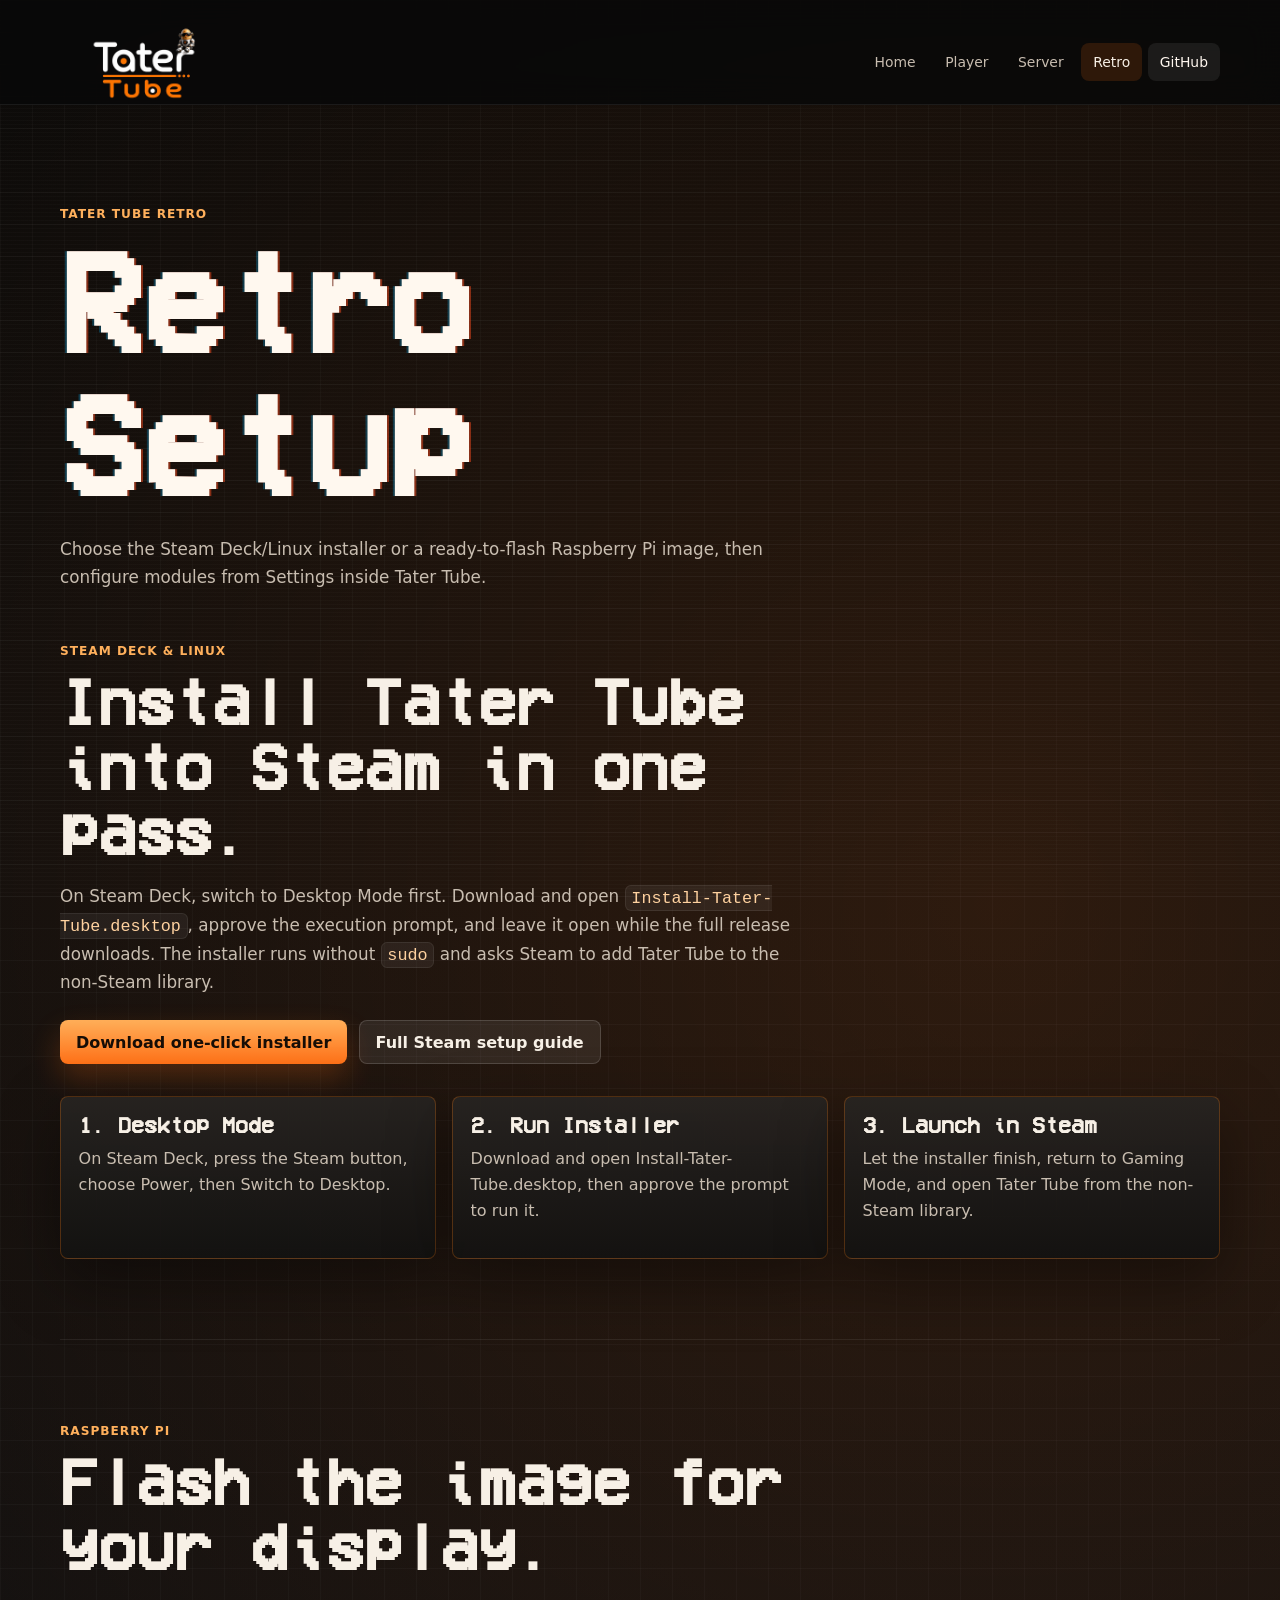
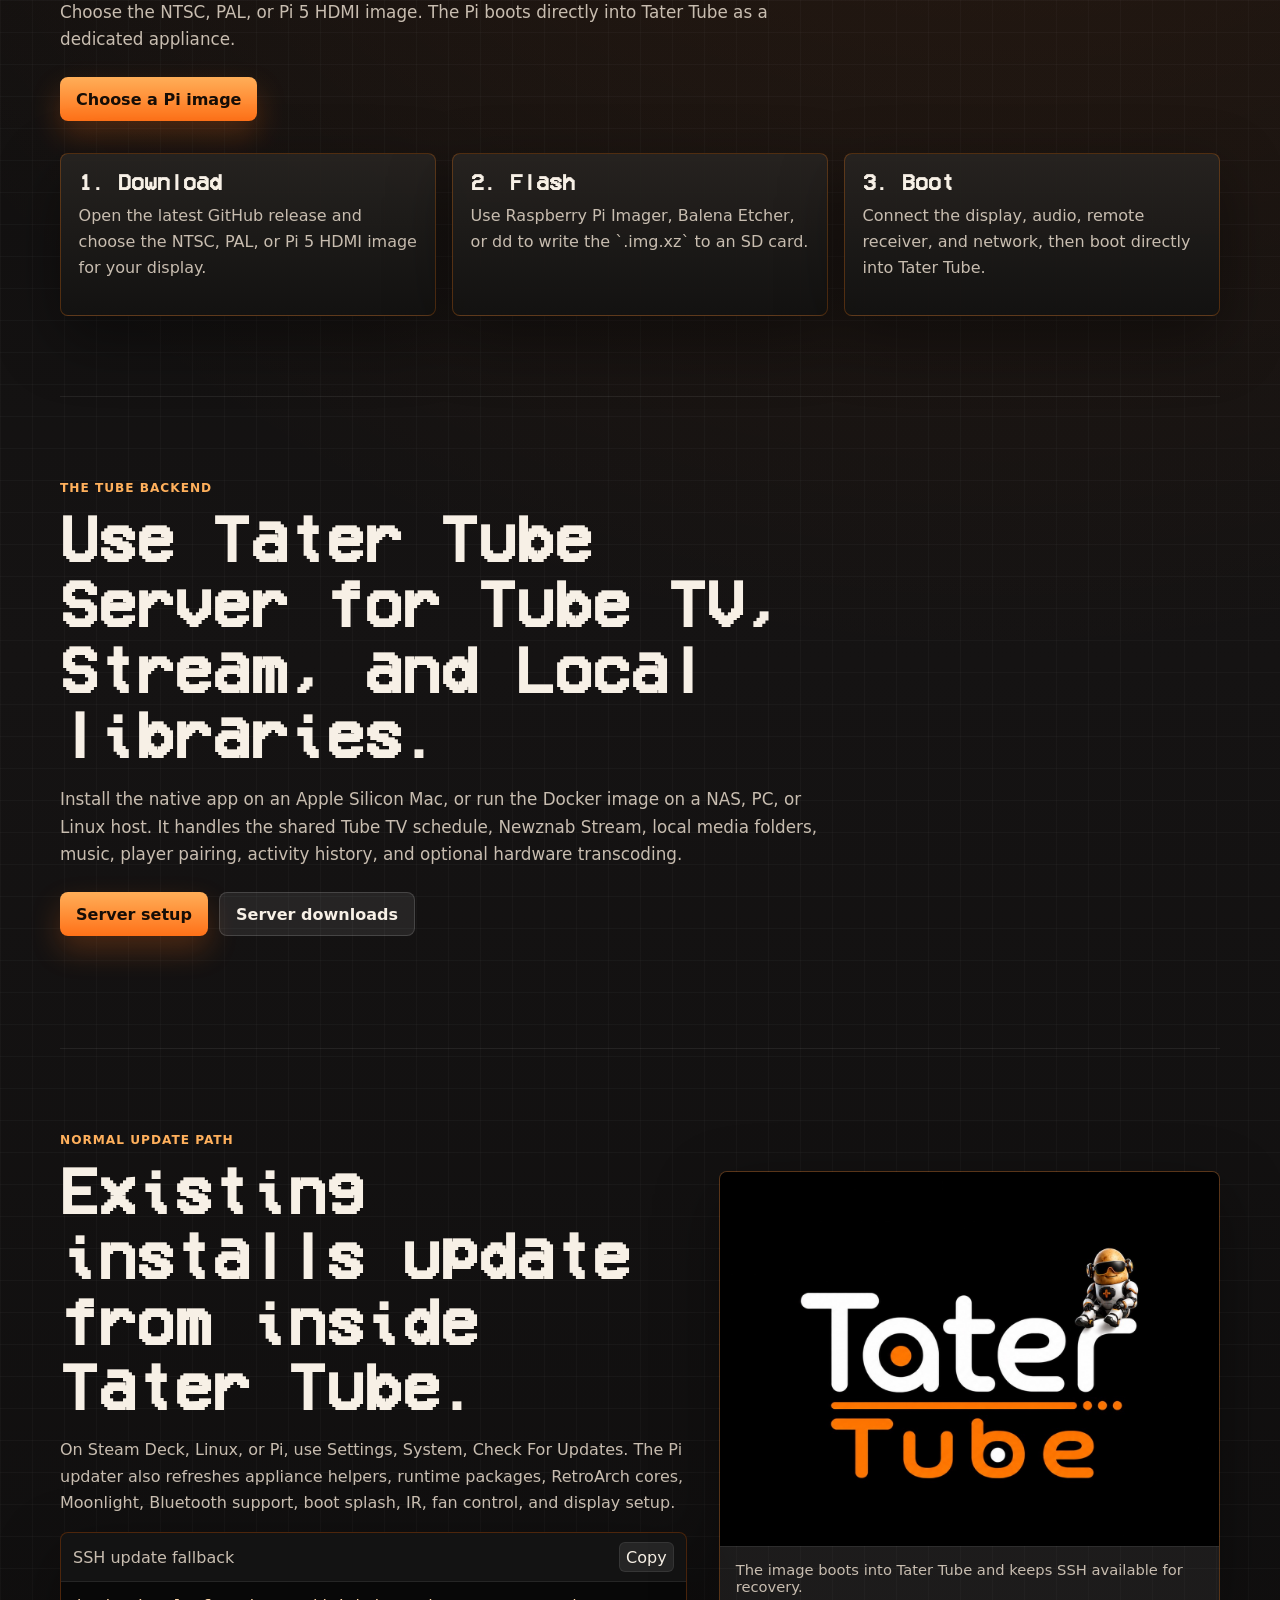
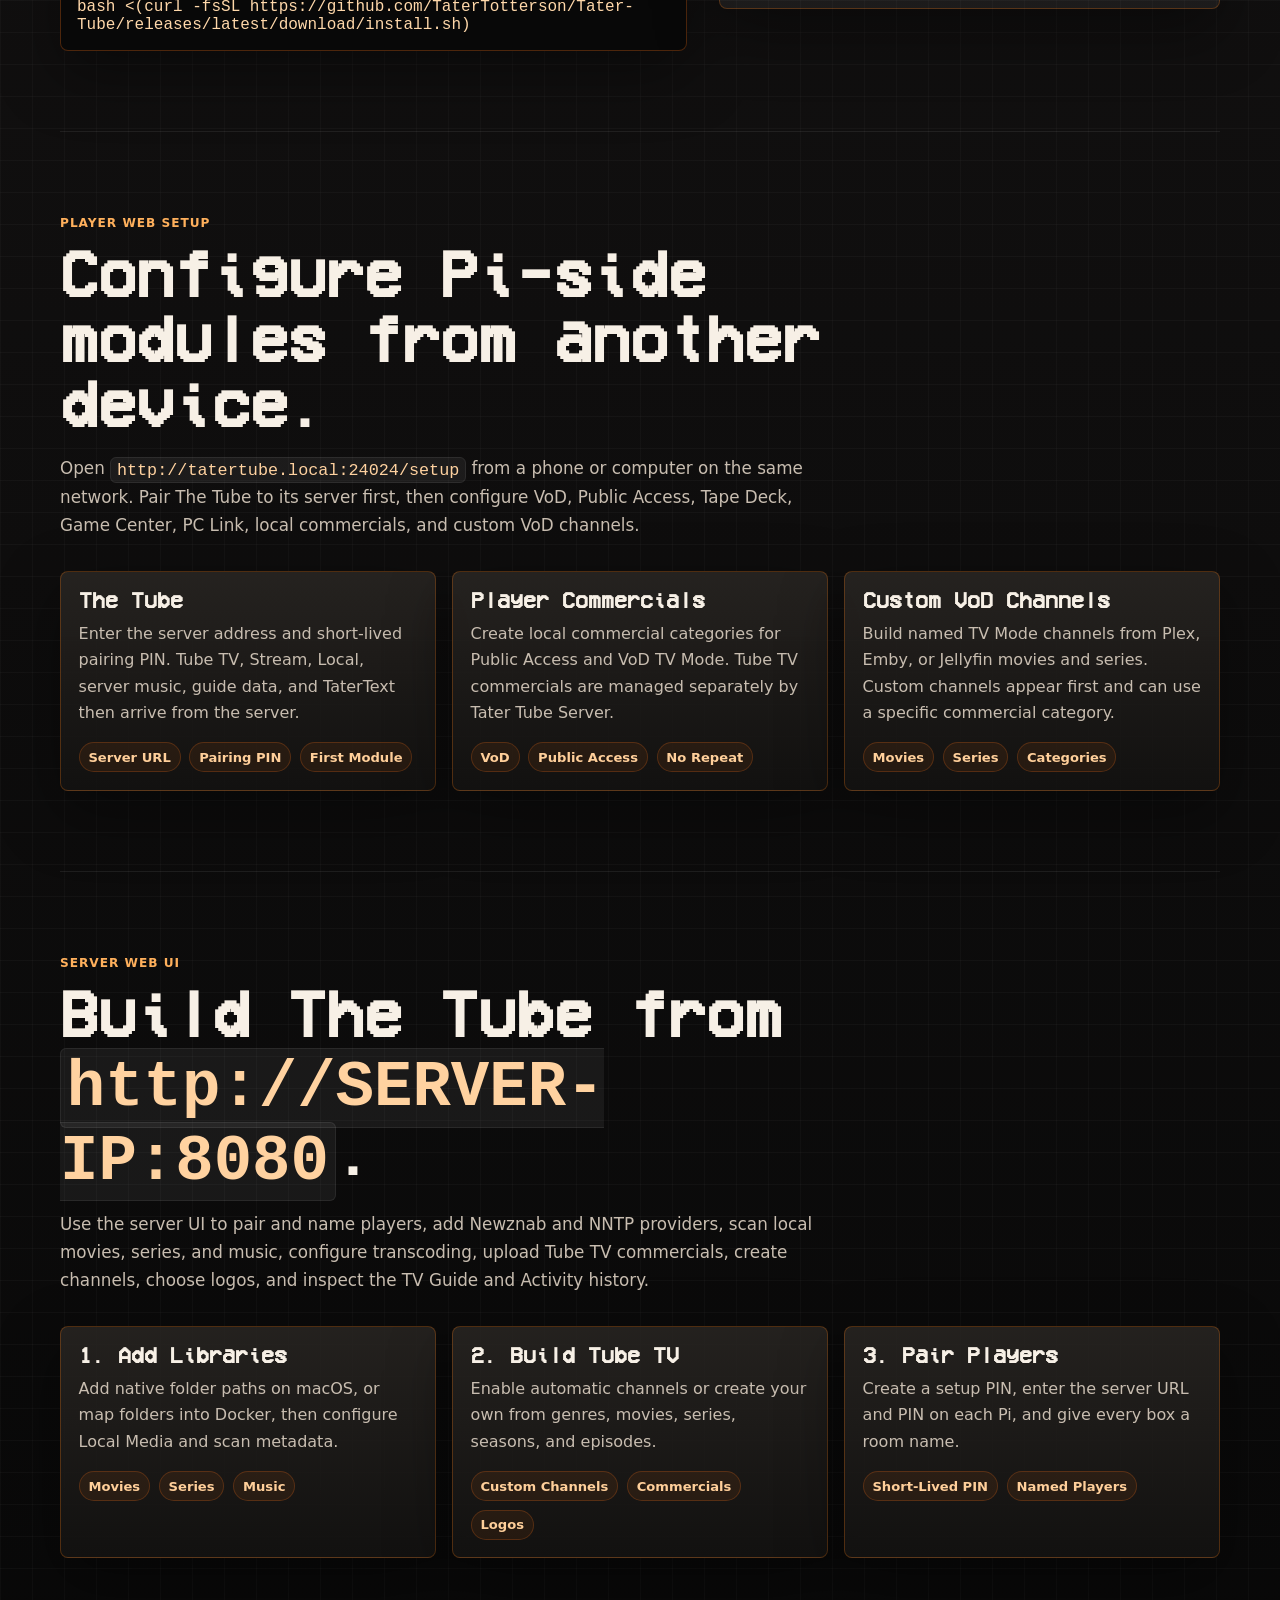
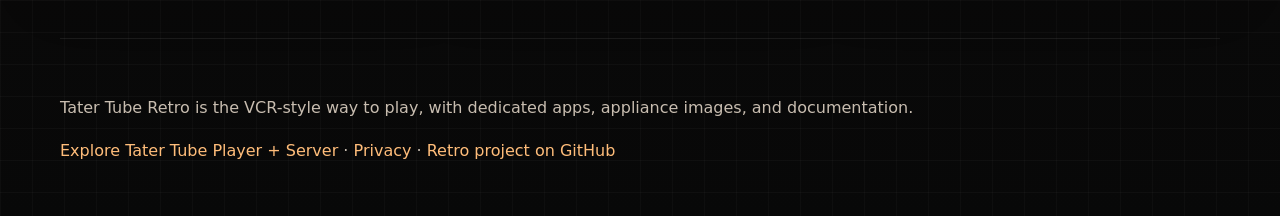
<file: public_html/setup/index.html>
<!DOCTYPE html>
        <html lang="en">
        <head>
          <meta charset="utf-8">
          <meta name="viewport" content="width=device-width, initial-scale=1">
          <meta name="description" content="Tater Tube setup information for the Steam Deck and Linux one-click installer, Raspberry Pi images, updates, and module configuration.">
          <meta property="og:type" content="website">
          <meta property="og:title" content="Retro Setup | Tater Tube">
          <meta property="og:description" content="Tater Tube setup information for the Steam Deck and Linux one-click installer, Raspberry Pi images, updates, and module configuration.">
          <meta property="og:image" content="https://tatertube.tv/assets/images/tater-tube-boot.png">
          <meta name="twitter:card" content="summary_large_image">
          <meta name="twitter:title" content="Retro Setup | Tater Tube">
          <meta name="twitter:description" content="Tater Tube setup information for the Steam Deck and Linux one-click installer, Raspberry Pi images, updates, and module configuration.">
          <meta name="twitter:image" content="https://tatertube.tv/assets/images/tater-tube-boot.png">
          <title>Retro Setup | Tater Tube</title>
          <link rel="icon" type="image/png" href="../assets/images/tater-tube-logo.png">
          <link rel="stylesheet" href="../assets/site.css?v=2bd6d4a77c6c">
          <script src="../assets/site.js?v=31f441f3871a" defer></script>
        </head>
        <body class="retro-page" data-page="retro">
          <header class="site-header">
            <a class="brand" href="../index.html" aria-label="Tater Tube home">
              <img src="../assets/images/tater-tube-logo.png" alt="Tater Tube">
            </a>
            <button class="nav-toggle" type="button" aria-expanded="false" aria-controls="site-nav">Menu</button>
            <nav class="site-nav" id="site-nav">
              <a class="nav-link" href="../index.html">Home</a>
<a class="nav-link" href="../player/index.html">Player</a>
<a class="nav-link" href="../server/index.html">Server</a>
<a class="nav-link is-active" href="../retro/index.html">Retro</a>
<a class="nav-link nav-link-github" href="https://github.com/TaterTotterson" target="_blank" rel="noreferrer">GitHub</a>
            </nav>
          </header>
          <main>

    <section class="section">
      <div class="section-head">
        <span class="eyebrow">Tater Tube Retro</span>
        <h1>Retro Setup</h1>
        <p>Choose the Steam Deck/Linux installer or a ready-to-flash Raspberry Pi image, then configure modules from Settings inside Tater Tube.</p>
      </div>
      <div class="section-head section-head-subsection">
        <span class="eyebrow">Steam Deck &amp; Linux</span>
        <h2>Install Tater Tube into Steam in one pass.</h2>
        <p>On Steam Deck, switch to Desktop Mode first. Download and open <code>Install-Tater-Tube.desktop</code>, approve the execution prompt, and leave it open while the full release downloads. The installer runs without <code>sudo</code> and asks Steam to add Tater Tube to the non-Steam library.</p>
        <div class="action-row">
          <a class="button" href="https://github.com/TaterTotterson/Tater-Tube-Steam/releases/latest/download/Install-Tater-Tube.desktop">Download one-click installer</a>
          <a class="button button-secondary" href="https://github.com/TaterTotterson/Tater-Tube-Steam/blob/main/INSTALL.md">Full Steam setup guide</a>
        </div>
      </div>
      <div class="grid grid-3">
        <article class="info-card">
  <h3>1. Desktop Mode</h3>
  <p>On Steam Deck, press the Steam button, choose Power, then Switch to Desktop.</p>

</article>

        <article class="info-card">
  <h3>2. Run Installer</h3>
  <p>Download and open Install-Tater-Tube.desktop, then approve the prompt to run it.</p>

</article>

        <article class="info-card">
  <h3>3. Launch in Steam</h3>
  <p>Let the installer finish, return to Gaming Mode, and open Tater Tube from the non-Steam library.</p>

</article>

      </div>
    </section>

    <section class="section">
      <div class="section-head">
        <span class="eyebrow">Raspberry Pi</span>
        <h2>Flash the image for your display.</h2>
        <p>Choose the NTSC, PAL, or Pi 5 HDMI image. The Pi boots directly into Tater Tube as a dedicated appliance.</p>
        <div class="action-row">
          <a class="button" href="../images/index.html#pi-images">Choose a Pi image</a>
        </div>
      </div>
      <div class="grid grid-3">
        <article class="info-card">
  <h3>1. Download</h3>
  <p>Open the latest GitHub release and choose the NTSC, PAL, or Pi 5 HDMI image for your display.</p>

</article>

<article class="info-card">
  <h3>2. Flash</h3>
  <p>Use Raspberry Pi Imager, Balena Etcher, or dd to write the `.img.xz` to an SD card.</p>

</article>

<article class="info-card">
  <h3>3. Boot</h3>
  <p>Connect the display, audio, remote receiver, and network, then boot directly into Tater Tube.</p>

</article>

      </div>
    </section>

    <section class="section">
      <div class="section-head">
        <span class="eyebrow">The Tube backend</span>
        <h2>Use Tater Tube Server for Tube TV, Stream, and Local libraries.</h2>
        <p>Install the native app on an Apple Silicon Mac, or run the Docker image on a NAS, PC, or Linux host. It handles the shared Tube TV schedule, Newznab Stream, local media folders, music, player pairing, activity history, and optional hardware transcoding.</p>
        <div class="action-row">
          <a class="button" href="../server/index.html">Server setup</a>
          <a class="button button-secondary" href="https://github.com/TaterTotterson/tater-tube-server/releases/latest">Server downloads</a>
        </div>
      </div>
    </section>

    <section class="section split-section">
      <div class="split-copy">
        <span class="eyebrow">Normal update path</span>
        <h2>Existing installs update from inside Tater Tube.</h2>
        <p>On Steam Deck, Linux, or Pi, use Settings, System, Check For Updates. The Pi updater also refreshes appliance helpers, runtime packages, RetroArch cores, Moonlight, Bluetooth support, boot splash, IR, fan control, and display setup.</p>
        <div class="command-box">
  <div class="command-head">
    <span>SSH update fallback</span>
    <button type="button" data-copy-code>Copy</button>
  </div>
  <pre><code>bash &lt;(curl -fsSL https://github.com/TaterTotterson/Tater-Tube/releases/latest/download/install.sh)</code></pre>
</div>

      </div>
      <figure class="image-panel">
        <img src="../assets/images/tater-tube-boot.png" alt="Tater Tube boot screen">
        <figcaption>The image boots into Tater Tube and keeps SSH available for recovery.</figcaption>
      </figure>
    </section>

    <section class="section">
      <div class="section-head">
        <span class="eyebrow">Player Web Setup</span>
        <h2>Configure Pi-side modules from another device.</h2>
        <p>Open <code>http://tatertube.local:24024/setup</code> from a phone or computer on the same network. Pair The Tube to its server first, then configure VoD, Public Access, Tape Deck, Game Center, PC Link, local commercials, and custom VoD channels.</p>
      </div>
      <div class="grid grid-3">
        <article class="info-card">
  <h3>The Tube</h3>
  <p>Enter the server address and short-lived pairing PIN. Tube TV, Stream, Local, server music, guide data, and TaterText then arrive from the server.</p>
  <div class="chip-row"><span class="chip">Server URL</span><span class="chip">Pairing PIN</span><span class="chip">First Module</span></div>
</article>

        <article class="info-card">
  <h3>Player Commercials</h3>
  <p>Create local commercial categories for Public Access and VoD TV Mode. Tube TV commercials are managed separately by Tater Tube Server.</p>
  <div class="chip-row"><span class="chip">VoD</span><span class="chip">Public Access</span><span class="chip">No Repeat</span></div>
</article>

        <article class="info-card">
  <h3>Custom VoD Channels</h3>
  <p>Build named TV Mode channels from Plex, Emby, or Jellyfin movies and series. Custom channels appear first and can use a specific commercial category.</p>
  <div class="chip-row"><span class="chip">Movies</span><span class="chip">Series</span><span class="chip">Categories</span></div>
</article>

      </div>
    </section>

    <section class="section">
      <div class="section-head">
        <span class="eyebrow">Server Web UI</span>
        <h2>Build The Tube from <code>http://SERVER-IP:8080</code>.</h2>
        <p>Use the server UI to pair and name players, add Newznab and NNTP providers, scan local movies, series, and music, configure transcoding, upload Tube TV commercials, create channels, choose logos, and inspect the TV Guide and Activity history.</p>
      </div>
      <div class="grid grid-3">
        <article class="info-card">
  <h3>1. Add Libraries</h3>
  <p>Add native folder paths on macOS, or map folders into Docker, then configure Local Media and scan metadata.</p>
  <div class="chip-row"><span class="chip">Movies</span><span class="chip">Series</span><span class="chip">Music</span></div>
</article>

        <article class="info-card">
  <h3>2. Build Tube TV</h3>
  <p>Enable automatic channels or create your own from genres, movies, series, seasons, and episodes.</p>
  <div class="chip-row"><span class="chip">Custom Channels</span><span class="chip">Commercials</span><span class="chip">Logos</span></div>
</article>

        <article class="info-card">
  <h3>3. Pair Players</h3>
  <p>Create a setup PIN, enter the server URL and PIN on each Pi, and give every box a room name.</p>
  <div class="chip-row"><span class="chip">Short-Lived PIN</span><span class="chip">Named Players</span></div>
</article>

      </div>
    </section>

          </main>
          <footer class="site-footer">

          <p>Tater Tube Retro is the VCR-style way to play, with dedicated apps, appliance images, and documentation.</p>
          <p><a href="../index.html">Explore Tater Tube Player + Server</a> · <a href="../privacy/index.html">Privacy</a> · <a href="https://github.com/TaterTotterson/Tater-Tube" target="_blank" rel="noreferrer">Retro project on GitHub</a></p>

          </footer>
        </body>
        </html>
</file>
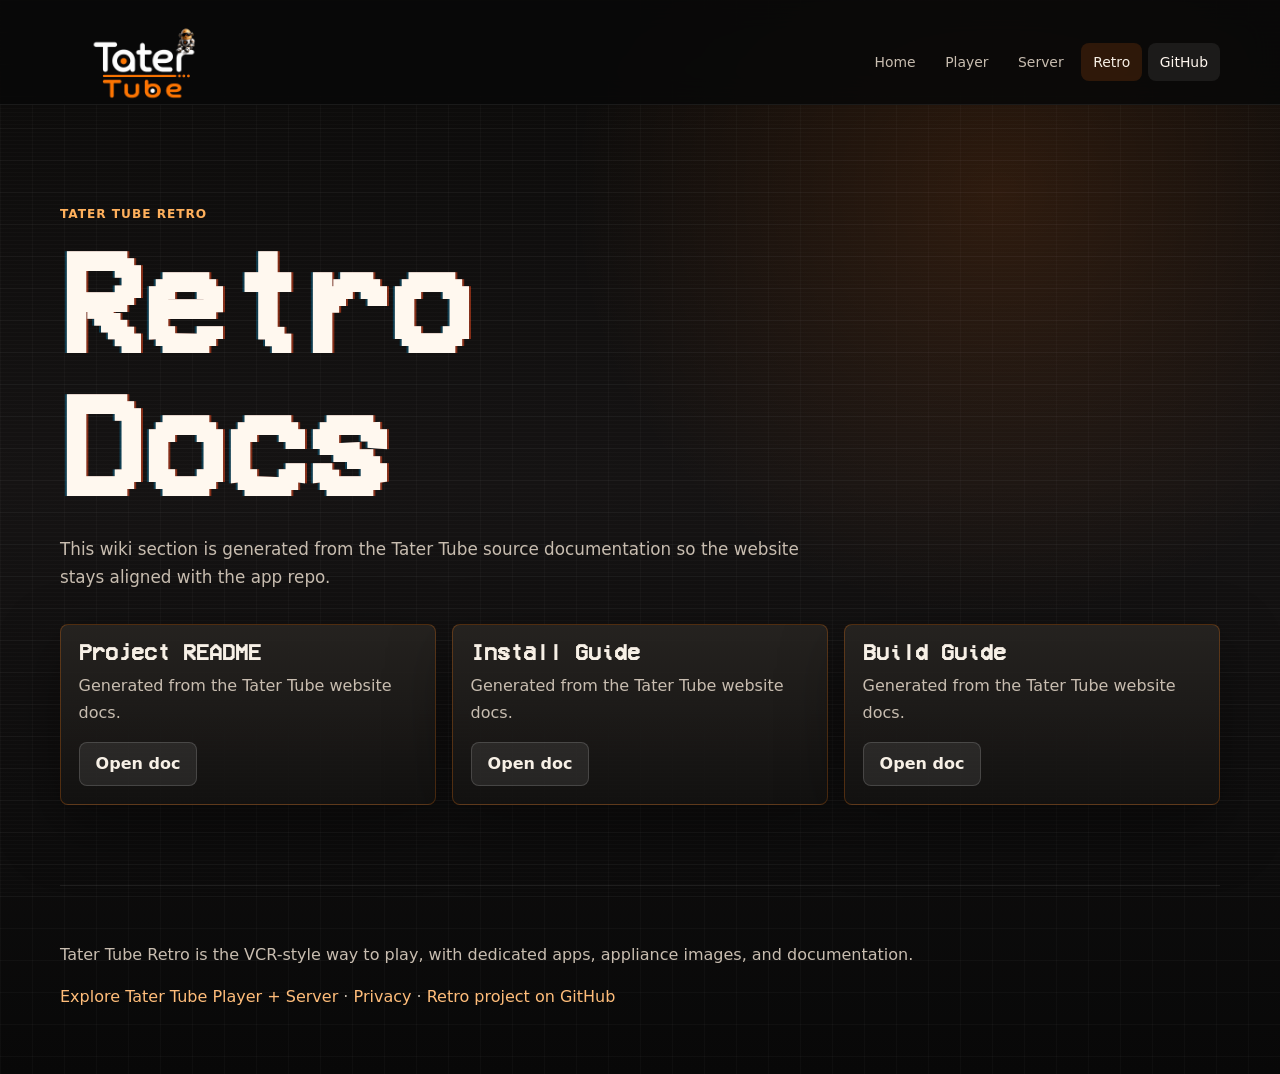
<file: public_html/wiki/index.html>
<!DOCTYPE html>
        <html lang="en">
        <head>
          <meta charset="utf-8">
          <meta name="viewport" content="width=device-width, initial-scale=1">
          <meta name="description" content="Generated Tater Tube documentation wiki.">
          <meta property="og:type" content="website">
          <meta property="og:title" content="Retro Docs | Tater Tube">
          <meta property="og:description" content="Generated Tater Tube documentation wiki.">
          <meta property="og:image" content="https://tatertube.tv/assets/images/tater-tube-boot.png">
          <meta name="twitter:card" content="summary_large_image">
          <meta name="twitter:title" content="Retro Docs | Tater Tube">
          <meta name="twitter:description" content="Generated Tater Tube documentation wiki.">
          <meta name="twitter:image" content="https://tatertube.tv/assets/images/tater-tube-boot.png">
          <title>Retro Docs | Tater Tube</title>
          <link rel="icon" type="image/png" href="../assets/images/tater-tube-logo.png">
          <link rel="stylesheet" href="../assets/site.css?v=2bd6d4a77c6c">
          <script src="../assets/site.js?v=31f441f3871a" defer></script>
        </head>
        <body class="retro-page" data-page="retro">
          <header class="site-header">
            <a class="brand" href="../index.html" aria-label="Tater Tube home">
              <img src="../assets/images/tater-tube-logo.png" alt="Tater Tube">
            </a>
            <button class="nav-toggle" type="button" aria-expanded="false" aria-controls="site-nav">Menu</button>
            <nav class="site-nav" id="site-nav">
              <a class="nav-link" href="../index.html">Home</a>
<a class="nav-link" href="../player/index.html">Player</a>
<a class="nav-link" href="../server/index.html">Server</a>
<a class="nav-link is-active" href="../retro/index.html">Retro</a>
<a class="nav-link nav-link-github" href="https://github.com/TaterTotterson" target="_blank" rel="noreferrer">GitHub</a>
            </nav>
          </header>
          <main>

    <section class="section">
      <div class="section-head">
        <span class="eyebrow">Tater Tube Retro</span>
        <h1>Retro Docs</h1>
        <p>This wiki section is generated from the Tater Tube source documentation so the website stays aligned with the app repo.</p>
      </div>
      <div class="grid grid-3">

        <article class="doc-card">
          <h3>Project README</h3>
          <p>Generated from the Tater Tube website docs.</p>
          <a class="button button-secondary" href="readme.html">Open doc</a>
        </article>


        <article class="doc-card">
          <h3>Install Guide</h3>
          <p>Generated from the Tater Tube website docs.</p>
          <a class="button button-secondary" href="install.html">Open doc</a>
        </article>


        <article class="doc-card">
          <h3>Build Guide</h3>
          <p>Generated from the Tater Tube website docs.</p>
          <a class="button button-secondary" href="building.html">Open doc</a>
        </article>

      </div>
    </section>

          </main>
          <footer class="site-footer">

          <p>Tater Tube Retro is the VCR-style way to play, with dedicated apps, appliance images, and documentation.</p>
          <p><a href="../index.html">Explore Tater Tube Player + Server</a> · <a href="../privacy/index.html">Privacy</a> · <a href="https://github.com/TaterTotterson/Tater-Tube" target="_blank" rel="noreferrer">Retro project on GitHub</a></p>

          </footer>
        </body>
        </html>
</file>
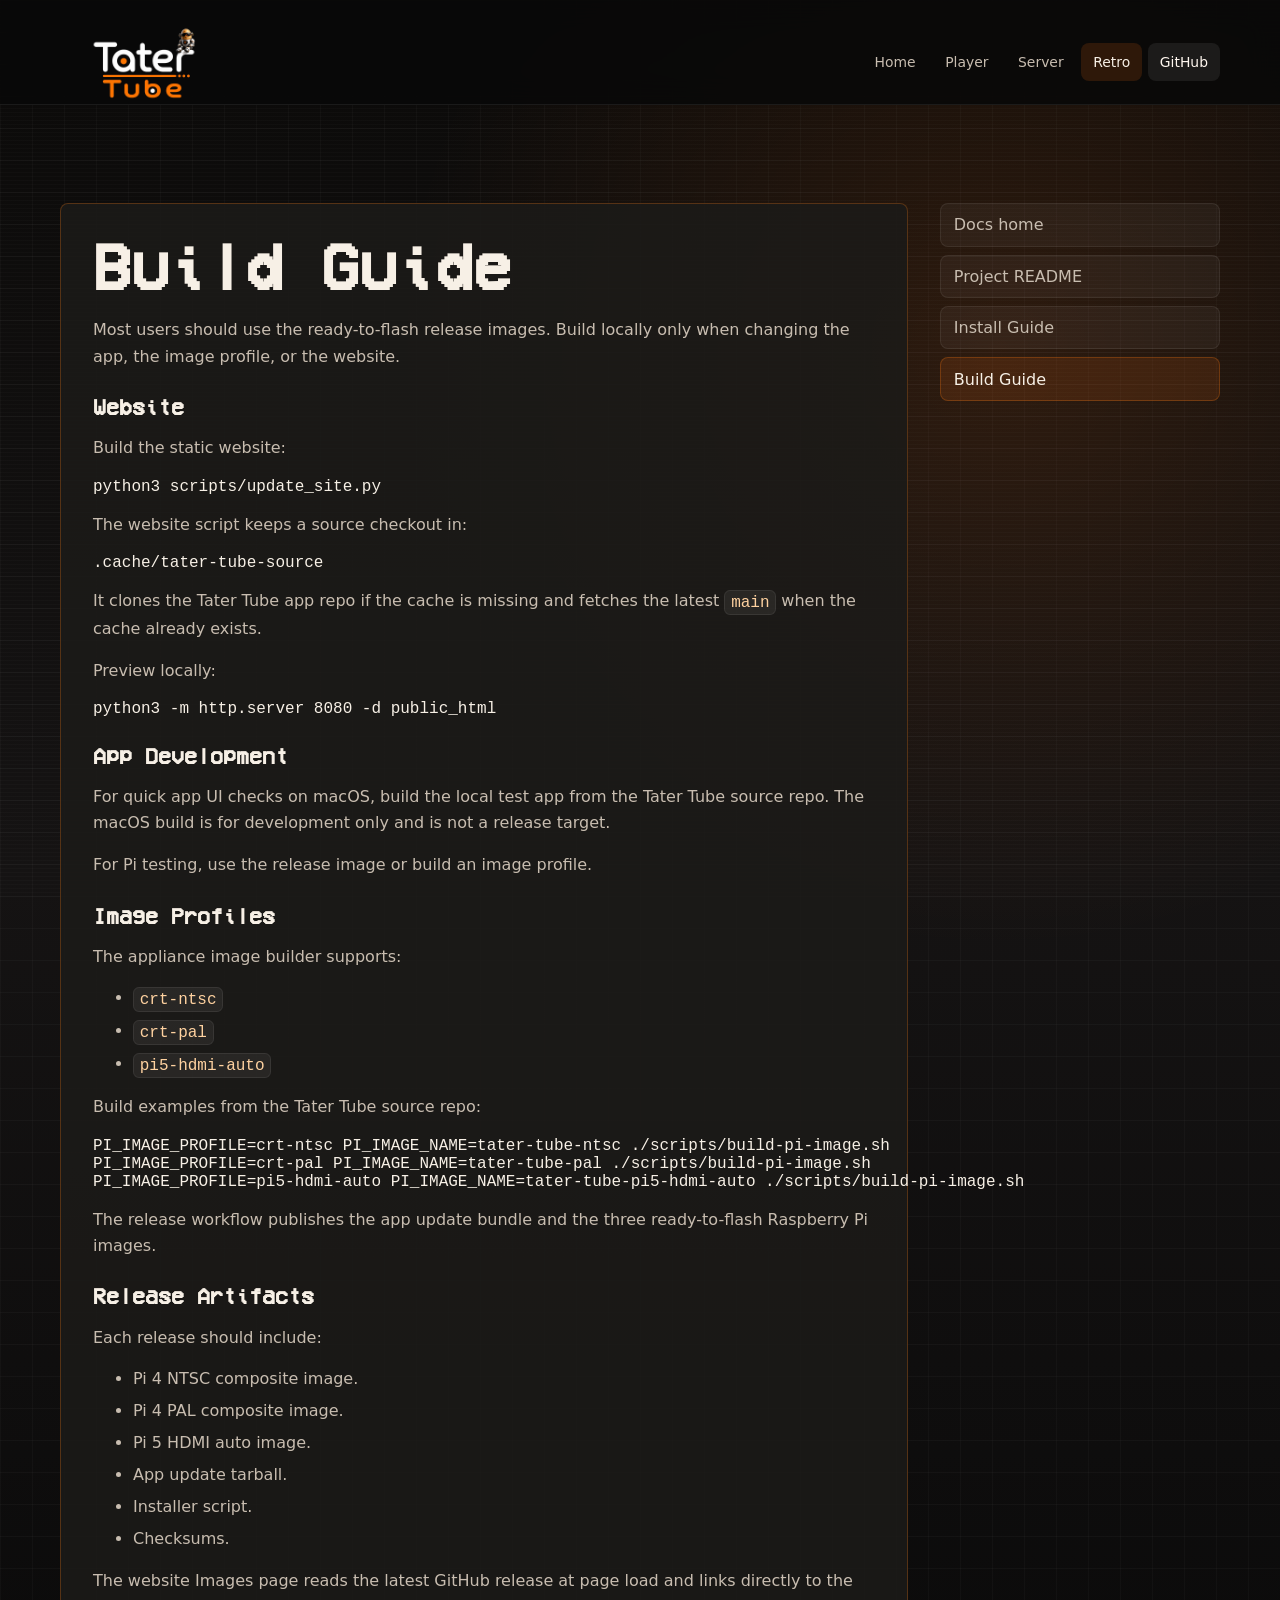
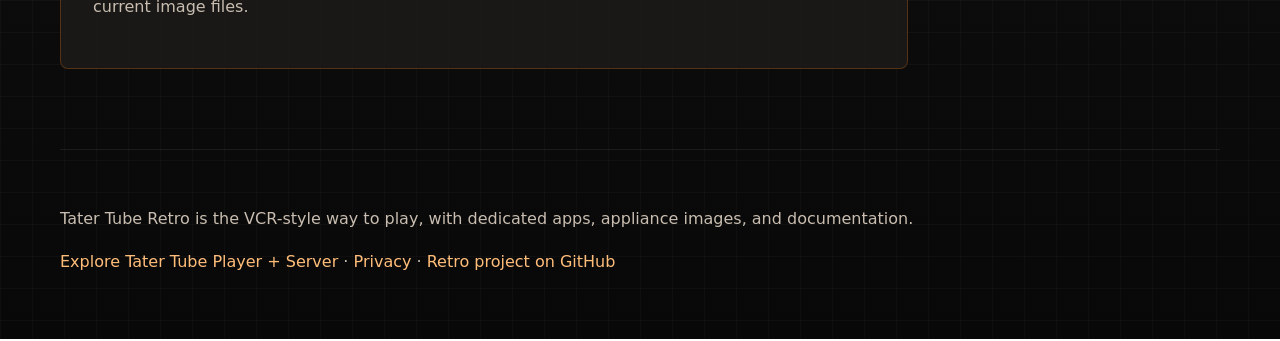
<file: public_html/wiki/building.html>
<!DOCTYPE html>
        <html lang="en">
        <head>
          <meta charset="utf-8">
          <meta name="viewport" content="width=device-width, initial-scale=1">
          <meta name="description" content="Generated Tater Tube documentation page for Build Guide.">
          <meta property="og:type" content="website">
          <meta property="og:title" content="Build Guide | Tater Tube Docs">
          <meta property="og:description" content="Generated Tater Tube documentation page for Build Guide.">
          <meta property="og:image" content="https://tatertube.tv/assets/images/tater-tube-boot.png">
          <meta name="twitter:card" content="summary_large_image">
          <meta name="twitter:title" content="Build Guide | Tater Tube Docs">
          <meta name="twitter:description" content="Generated Tater Tube documentation page for Build Guide.">
          <meta name="twitter:image" content="https://tatertube.tv/assets/images/tater-tube-boot.png">
          <title>Build Guide | Tater Tube Docs</title>
          <link rel="icon" type="image/png" href="../assets/images/tater-tube-logo.png">
          <link rel="stylesheet" href="../assets/site.css?v=2bd6d4a77c6c">
          <script src="../assets/site.js?v=31f441f3871a" defer></script>
        </head>
        <body class="retro-page" data-page="retro">
          <header class="site-header">
            <a class="brand" href="../index.html" aria-label="Tater Tube home">
              <img src="../assets/images/tater-tube-logo.png" alt="Tater Tube">
            </a>
            <button class="nav-toggle" type="button" aria-expanded="false" aria-controls="site-nav">Menu</button>
            <nav class="site-nav" id="site-nav">
              <a class="nav-link" href="../index.html">Home</a>
<a class="nav-link" href="../player/index.html">Player</a>
<a class="nav-link" href="../server/index.html">Server</a>
<a class="nav-link is-active" href="../retro/index.html">Retro</a>
<a class="nav-link nav-link-github" href="https://github.com/TaterTotterson" target="_blank" rel="noreferrer">GitHub</a>
            </nav>
          </header>
          <main>

    <section class="section wiki-body">
      <article class="article">
        <h2 id="build-guide">Build Guide</h2>
<p>Most users should use the ready-to-flash release images. Build locally only when changing the app, the image profile, or the website.</p>
<h3 id="website">Website</h3>
<p>Build the static website:</p>
<pre><code>python3 scripts/update_site.py</code></pre>
<p>The website script keeps a source checkout in:</p>
<pre><code>.cache/tater-tube-source</code></pre>
<p>It clones the Tater Tube app repo if the cache is missing and fetches the latest <code>main</code> when the cache already exists.</p>
<p>Preview locally:</p>
<pre><code>python3 -m http.server 8080 -d public_html</code></pre>
<h3 id="app-development">App Development</h3>
<p>For quick app UI checks on macOS, build the local test app from the Tater Tube source repo. The macOS build is for development only and is not a release target.</p>
<p>For Pi testing, use the release image or build an image profile.</p>
<h3 id="image-profiles">Image Profiles</h3>
<p>The appliance image builder supports:</p>
<ul>
<li><code>crt-ntsc</code></li>
<li><code>crt-pal</code></li>
<li><code>pi5-hdmi-auto</code></li>
</ul>
<p>Build examples from the Tater Tube source repo:</p>
<pre><code>PI_IMAGE_PROFILE=crt-ntsc PI_IMAGE_NAME=tater-tube-ntsc ./scripts/build-pi-image.sh
PI_IMAGE_PROFILE=crt-pal PI_IMAGE_NAME=tater-tube-pal ./scripts/build-pi-image.sh
PI_IMAGE_PROFILE=pi5-hdmi-auto PI_IMAGE_NAME=tater-tube-pi5-hdmi-auto ./scripts/build-pi-image.sh</code></pre>
<p>The release workflow publishes the app update bundle and the three ready-to-flash Raspberry Pi images.</p>
<h3 id="release-artifacts">Release Artifacts</h3>
<p>Each release should include:</p>
<ul>
<li>Pi 4 NTSC composite image.</li>
<li>Pi 4 PAL composite image.</li>
<li>Pi 5 HDMI auto image.</li>
<li>App update tarball.</li>
<li>Installer script.</li>
<li>Checksums.</li>
</ul>
<p>The website Images page reads the latest GitHub release at page load and links directly to the current image files.</p>
      </article>
      <nav class="doc-nav" aria-label="Docs">
        <a href="index.html">Docs home</a>
        <a class="" href="readme.html">Project README</a>
<a class="" href="install.html">Install Guide</a>
<a class="is-active" href="building.html">Build Guide</a>
      </nav>
    </section>

          </main>
          <footer class="site-footer">

          <p>Tater Tube Retro is the VCR-style way to play, with dedicated apps, appliance images, and documentation.</p>
          <p><a href="../index.html">Explore Tater Tube Player + Server</a> · <a href="../privacy/index.html">Privacy</a> · <a href="https://github.com/TaterTotterson/Tater-Tube" target="_blank" rel="noreferrer">Retro project on GitHub</a></p>

          </footer>
        </body>
        </html>
</file>
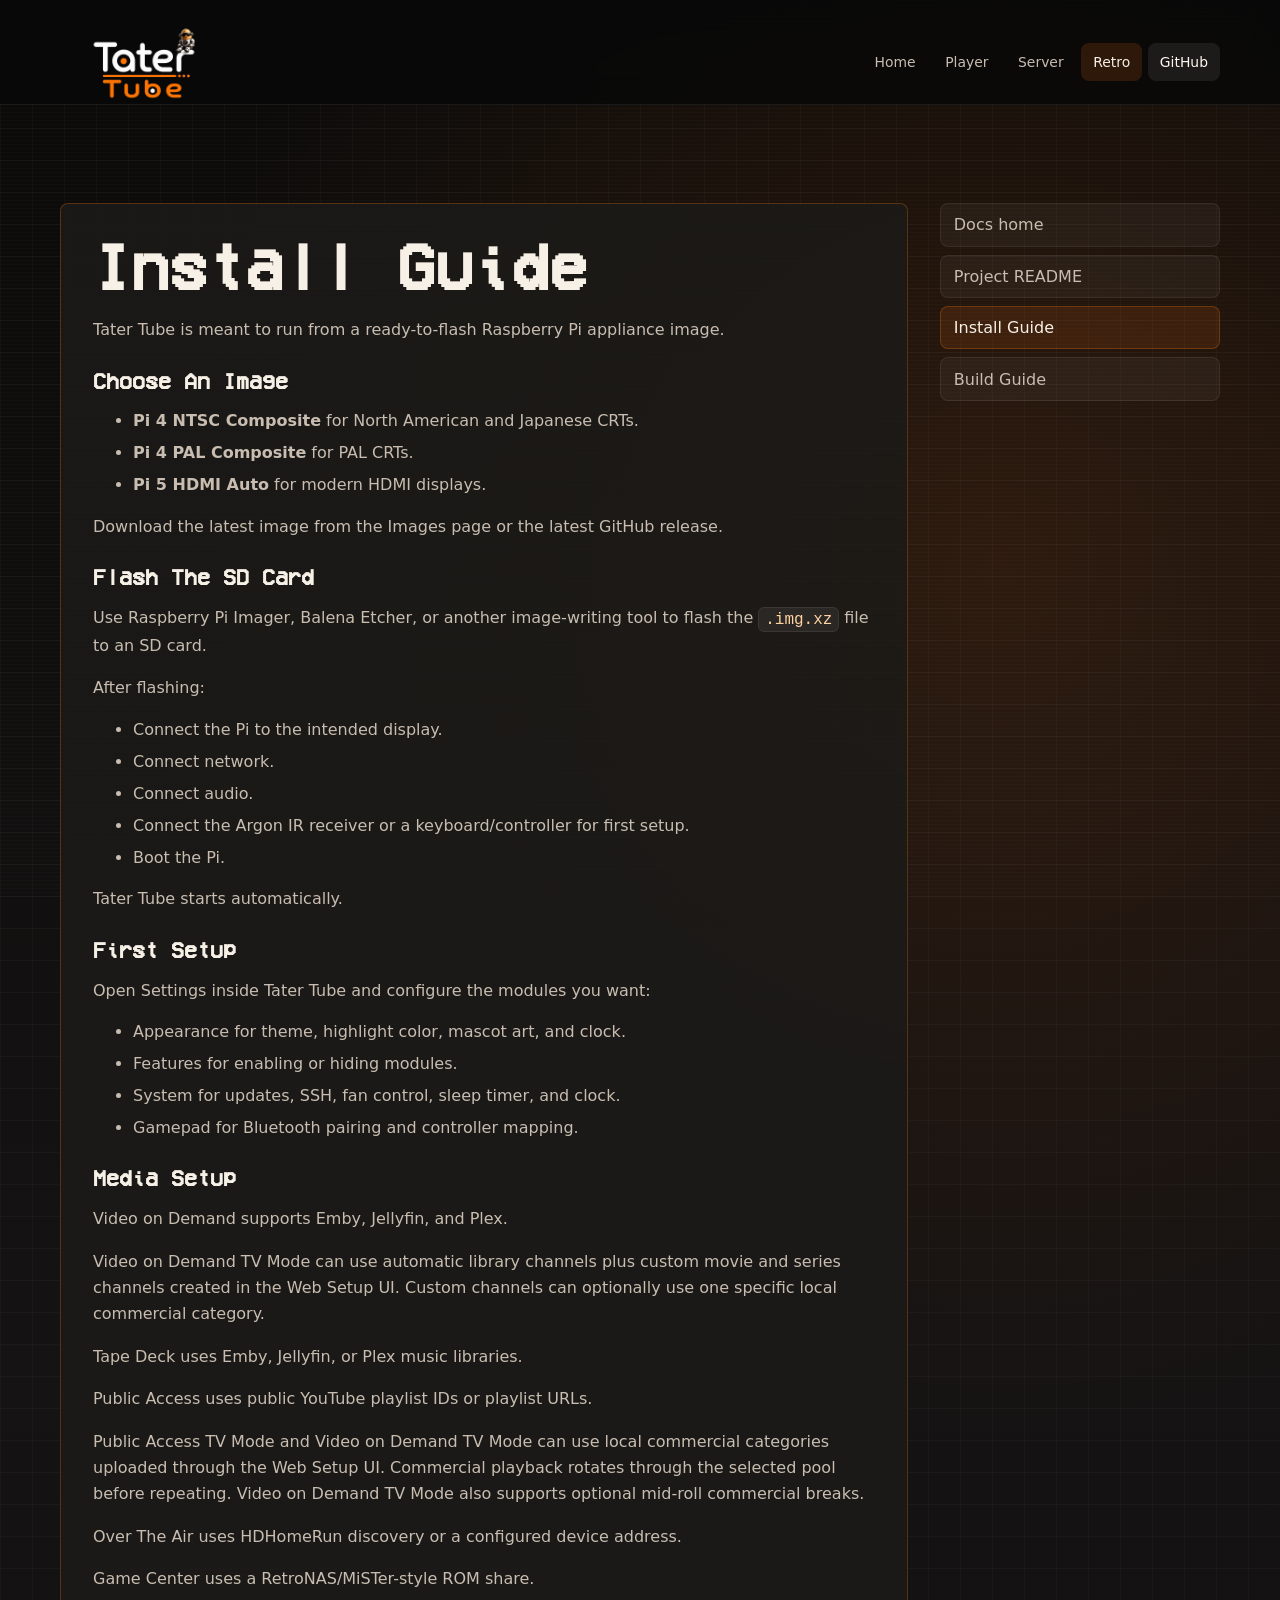
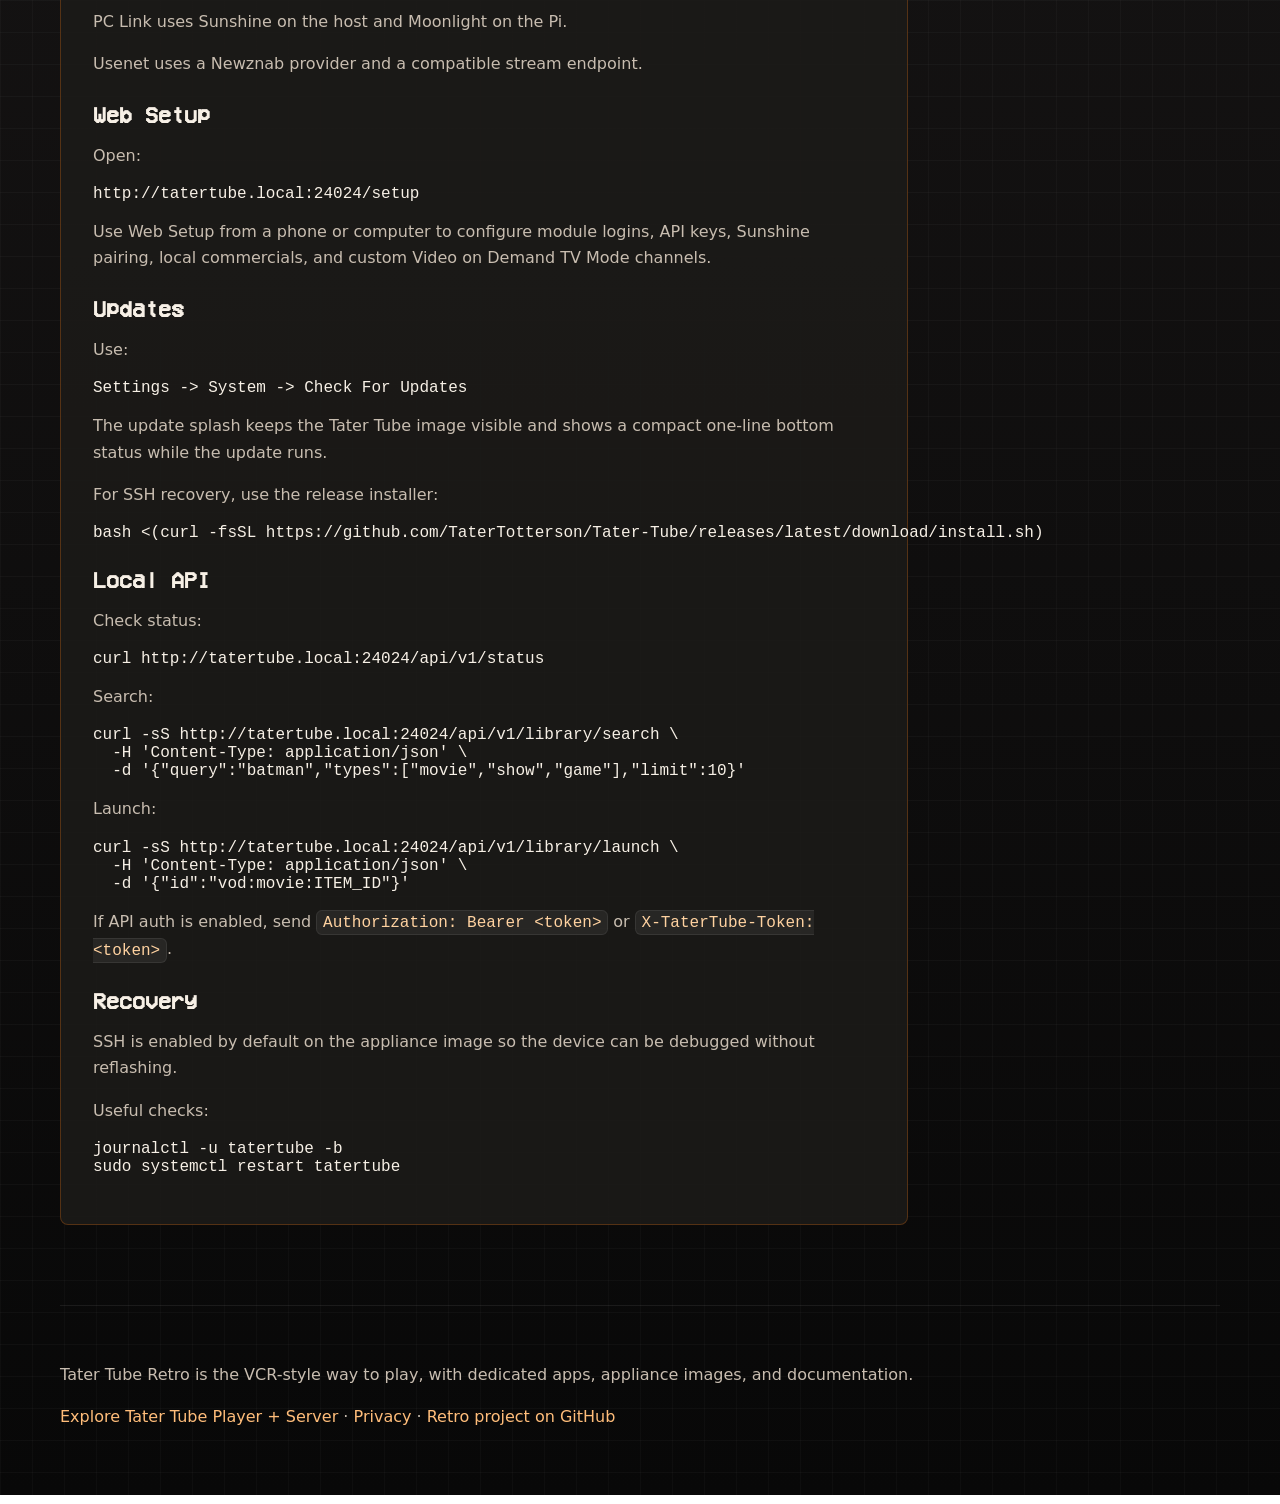
<file: public_html/wiki/install.html>
<!DOCTYPE html>
        <html lang="en">
        <head>
          <meta charset="utf-8">
          <meta name="viewport" content="width=device-width, initial-scale=1">
          <meta name="description" content="Generated Tater Tube documentation page for Install Guide.">
          <meta property="og:type" content="website">
          <meta property="og:title" content="Install Guide | Tater Tube Docs">
          <meta property="og:description" content="Generated Tater Tube documentation page for Install Guide.">
          <meta property="og:image" content="https://tatertube.tv/assets/images/tater-tube-boot.png">
          <meta name="twitter:card" content="summary_large_image">
          <meta name="twitter:title" content="Install Guide | Tater Tube Docs">
          <meta name="twitter:description" content="Generated Tater Tube documentation page for Install Guide.">
          <meta name="twitter:image" content="https://tatertube.tv/assets/images/tater-tube-boot.png">
          <title>Install Guide | Tater Tube Docs</title>
          <link rel="icon" type="image/png" href="../assets/images/tater-tube-logo.png">
          <link rel="stylesheet" href="../assets/site.css?v=2bd6d4a77c6c">
          <script src="../assets/site.js?v=31f441f3871a" defer></script>
        </head>
        <body class="retro-page" data-page="retro">
          <header class="site-header">
            <a class="brand" href="../index.html" aria-label="Tater Tube home">
              <img src="../assets/images/tater-tube-logo.png" alt="Tater Tube">
            </a>
            <button class="nav-toggle" type="button" aria-expanded="false" aria-controls="site-nav">Menu</button>
            <nav class="site-nav" id="site-nav">
              <a class="nav-link" href="../index.html">Home</a>
<a class="nav-link" href="../player/index.html">Player</a>
<a class="nav-link" href="../server/index.html">Server</a>
<a class="nav-link is-active" href="../retro/index.html">Retro</a>
<a class="nav-link nav-link-github" href="https://github.com/TaterTotterson" target="_blank" rel="noreferrer">GitHub</a>
            </nav>
          </header>
          <main>

    <section class="section wiki-body">
      <article class="article">
        <h2 id="install-guide">Install Guide</h2>
<p>Tater Tube is meant to run from a ready-to-flash Raspberry Pi appliance image.</p>
<h3 id="choose-an-image">Choose An Image</h3>
<ul>
<li><strong>Pi 4 NTSC Composite</strong> for North American and Japanese CRTs.</li>
<li><strong>Pi 4 PAL Composite</strong> for PAL CRTs.</li>
<li><strong>Pi 5 HDMI Auto</strong> for modern HDMI displays.</li>
</ul>
<p>Download the latest image from the Images page or the latest GitHub release.</p>
<h3 id="flash-the-sd-card">Flash The SD Card</h3>
<p>Use Raspberry Pi Imager, Balena Etcher, or another image-writing tool to flash the <code>.img.xz</code> file to an SD card.</p>
<p>After flashing:</p>
<ul>
<li>Connect the Pi to the intended display.</li>
<li>Connect network.</li>
<li>Connect audio.</li>
<li>Connect the Argon IR receiver or a keyboard/controller for first setup.</li>
<li>Boot the Pi.</li>
</ul>
<p>Tater Tube starts automatically.</p>
<h3 id="first-setup">First Setup</h3>
<p>Open Settings inside Tater Tube and configure the modules you want:</p>
<ul>
<li>Appearance for theme, highlight color, mascot art, and clock.</li>
<li>Features for enabling or hiding modules.</li>
<li>System for updates, SSH, fan control, sleep timer, and clock.</li>
<li>Gamepad for Bluetooth pairing and controller mapping.</li>
</ul>
<h3 id="media-setup">Media Setup</h3>
<p>Video on Demand supports Emby, Jellyfin, and Plex.</p>
<p>Video on Demand TV Mode can use automatic library channels plus custom movie and series channels created in the Web Setup UI. Custom channels can optionally use one specific local commercial category.</p>
<p>Tape Deck uses Emby, Jellyfin, or Plex music libraries.</p>
<p>Public Access uses public YouTube playlist IDs or playlist URLs.</p>
<p>Public Access TV Mode and Video on Demand TV Mode can use local commercial categories uploaded through the Web Setup UI. Commercial playback rotates through the selected pool before repeating. Video on Demand TV Mode also supports optional mid-roll commercial breaks.</p>
<p>Over The Air uses HDHomeRun discovery or a configured device address.</p>
<p>Game Center uses a RetroNAS/MiSTer-style ROM share.</p>
<p>PC Link uses Sunshine on the host and Moonlight on the Pi.</p>
<p>Usenet uses a Newznab provider and a compatible stream endpoint.</p>
<h3 id="web-setup">Web Setup</h3>
<p>Open:</p>
<pre><code>http://tatertube.local:24024/setup</code></pre>
<p>Use Web Setup from a phone or computer to configure module logins, API keys, Sunshine pairing, local commercials, and custom Video on Demand TV Mode channels.</p>
<h3 id="updates">Updates</h3>
<p>Use:</p>
<pre><code>Settings -&gt; System -&gt; Check For Updates</code></pre>
<p>The update splash keeps the Tater Tube image visible and shows a compact one-line bottom status while the update runs.</p>
<p>For SSH recovery, use the release installer:</p>
<pre><code>bash &lt;(curl -fsSL https://github.com/TaterTotterson/Tater-Tube/releases/latest/download/install.sh)</code></pre>
<h3 id="local-api">Local API</h3>
<p>Check status:</p>
<pre><code>curl http://tatertube.local:24024/api/v1/status</code></pre>
<p>Search:</p>
<pre><code>curl -sS http://tatertube.local:24024/api/v1/library/search \
  -H &#x27;Content-Type: application/json&#x27; \
  -d &#x27;{&quot;query&quot;:&quot;batman&quot;,&quot;types&quot;:[&quot;movie&quot;,&quot;show&quot;,&quot;game&quot;],&quot;limit&quot;:10}&#x27;</code></pre>
<p>Launch:</p>
<pre><code>curl -sS http://tatertube.local:24024/api/v1/library/launch \
  -H &#x27;Content-Type: application/json&#x27; \
  -d &#x27;{&quot;id&quot;:&quot;vod:movie:ITEM_ID&quot;}&#x27;</code></pre>
<p>If API auth is enabled, send <code>Authorization: Bearer &lt;token&gt;</code> or <code>X-TaterTube-Token: &lt;token&gt;</code>.</p>
<h3 id="recovery">Recovery</h3>
<p>SSH is enabled by default on the appliance image so the device can be debugged without reflashing.</p>
<p>Useful checks:</p>
<pre><code>journalctl -u tatertube -b
sudo systemctl restart tatertube</code></pre>
      </article>
      <nav class="doc-nav" aria-label="Docs">
        <a href="index.html">Docs home</a>
        <a class="" href="readme.html">Project README</a>
<a class="is-active" href="install.html">Install Guide</a>
<a class="" href="building.html">Build Guide</a>
      </nav>
    </section>

          </main>
          <footer class="site-footer">

          <p>Tater Tube Retro is the VCR-style way to play, with dedicated apps, appliance images, and documentation.</p>
          <p><a href="../index.html">Explore Tater Tube Player + Server</a> · <a href="../privacy/index.html">Privacy</a> · <a href="https://github.com/TaterTotterson/Tater-Tube" target="_blank" rel="noreferrer">Retro project on GitHub</a></p>

          </footer>
        </body>
        </html>
</file>
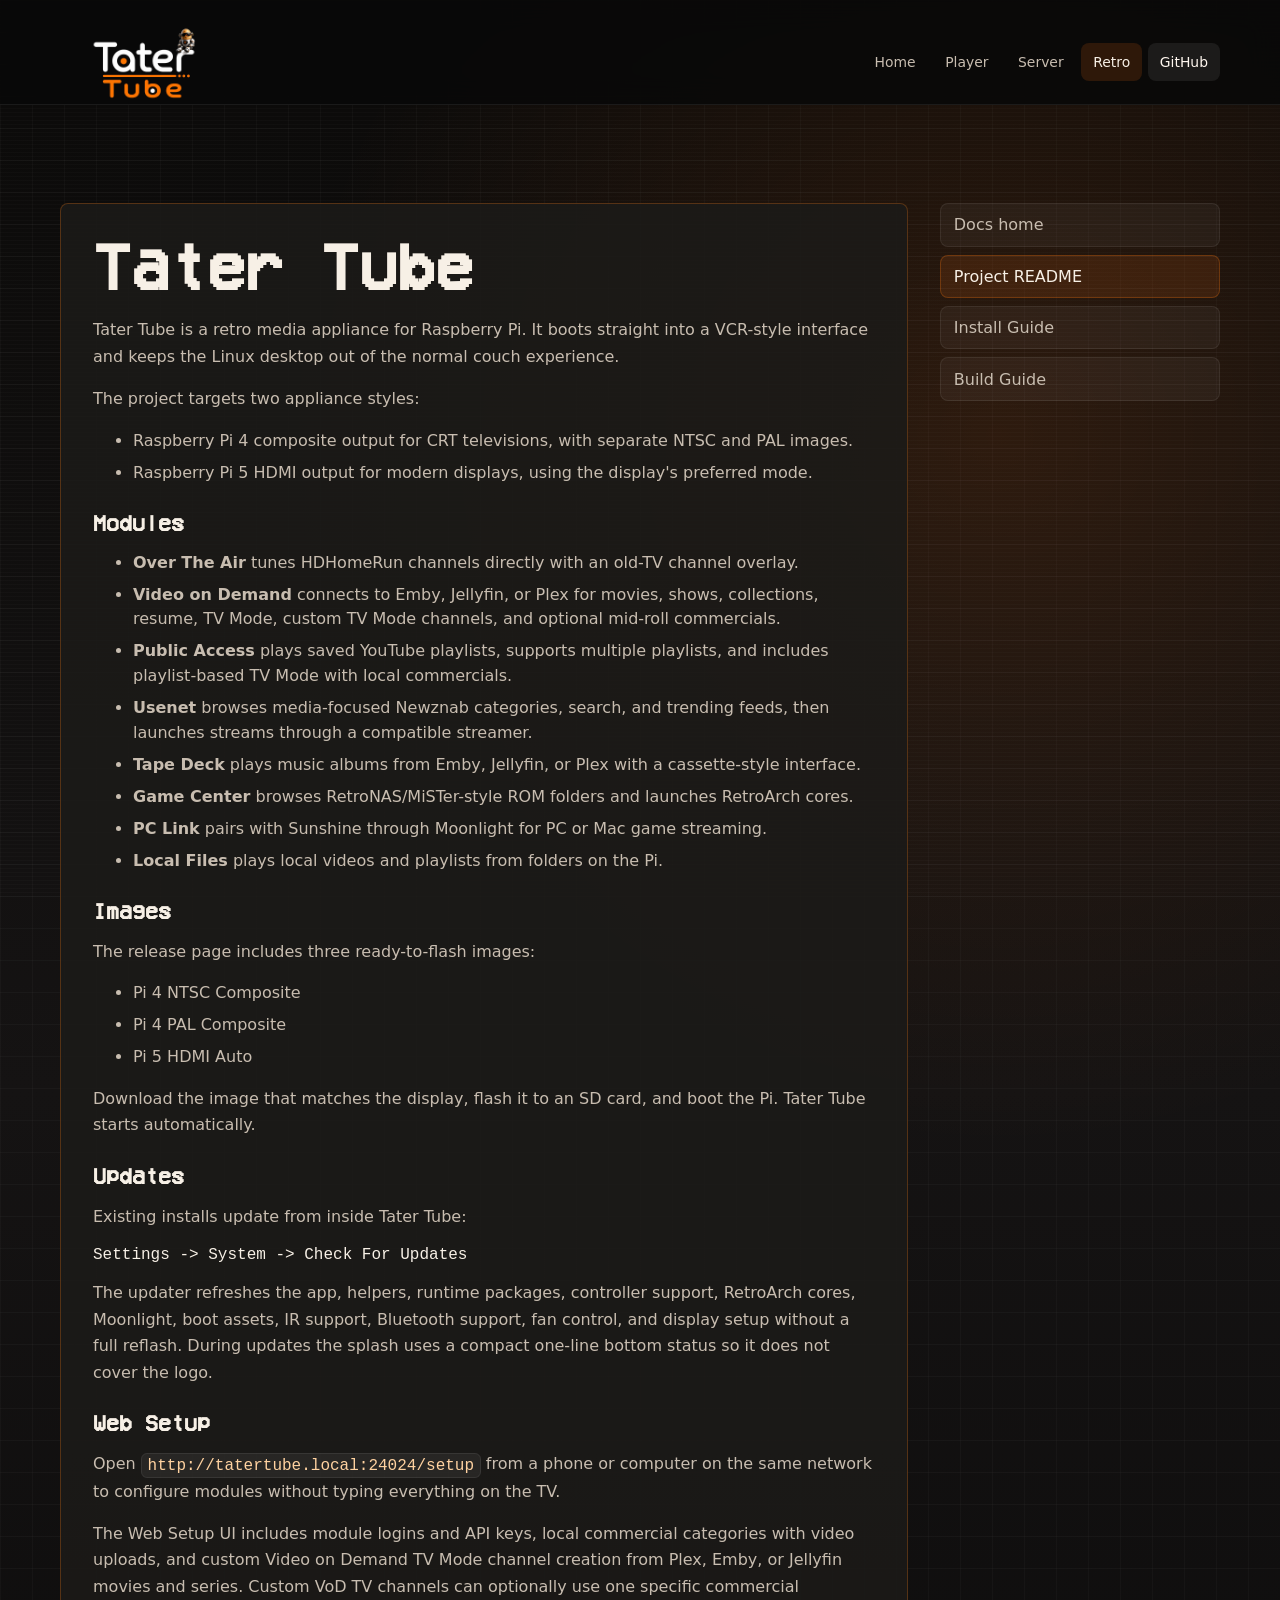
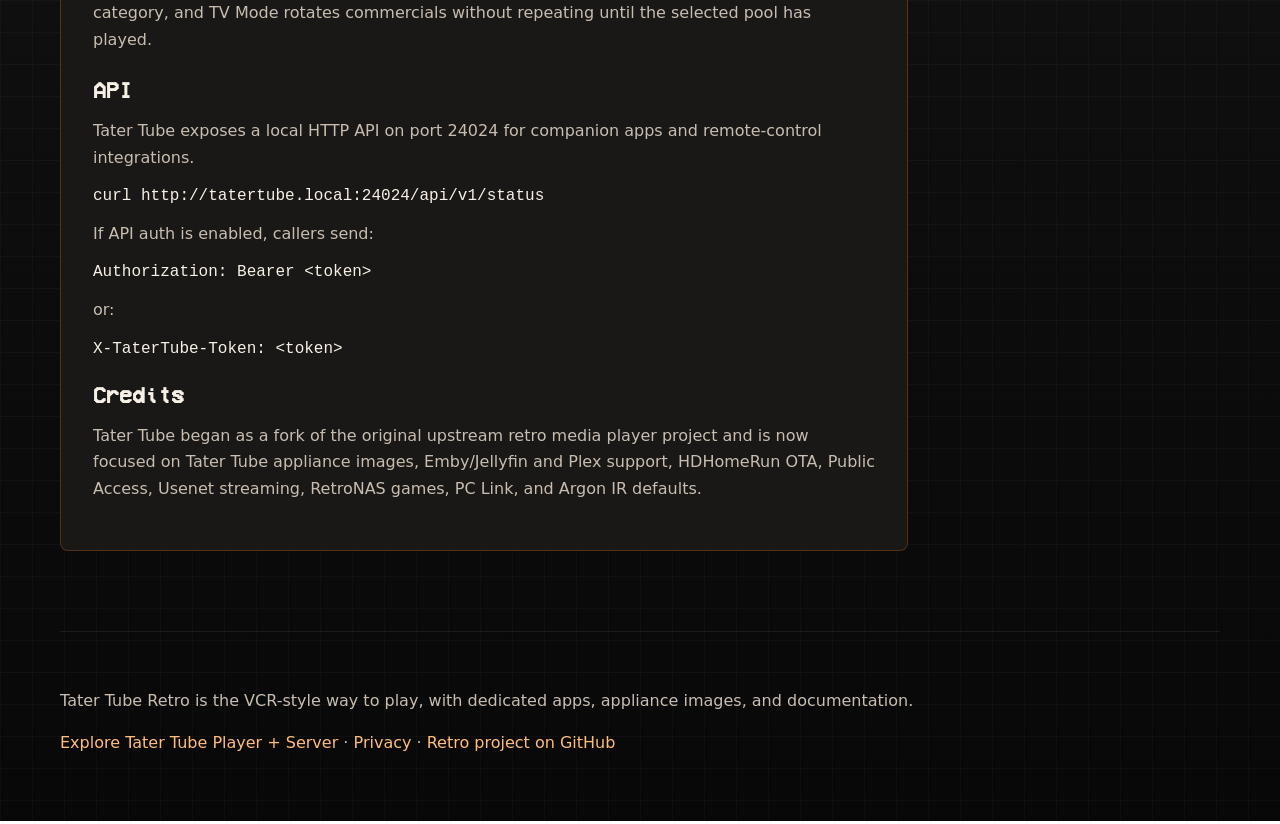
<file: public_html/wiki/readme.html>
<!DOCTYPE html>
        <html lang="en">
        <head>
          <meta charset="utf-8">
          <meta name="viewport" content="width=device-width, initial-scale=1">
          <meta name="description" content="Generated Tater Tube documentation page for Project README.">
          <meta property="og:type" content="website">
          <meta property="og:title" content="Project README | Tater Tube Docs">
          <meta property="og:description" content="Generated Tater Tube documentation page for Project README.">
          <meta property="og:image" content="https://tatertube.tv/assets/images/tater-tube-boot.png">
          <meta name="twitter:card" content="summary_large_image">
          <meta name="twitter:title" content="Project README | Tater Tube Docs">
          <meta name="twitter:description" content="Generated Tater Tube documentation page for Project README.">
          <meta name="twitter:image" content="https://tatertube.tv/assets/images/tater-tube-boot.png">
          <title>Project README | Tater Tube Docs</title>
          <link rel="icon" type="image/png" href="../assets/images/tater-tube-logo.png">
          <link rel="stylesheet" href="../assets/site.css?v=2bd6d4a77c6c">
          <script src="../assets/site.js?v=31f441f3871a" defer></script>
        </head>
        <body class="retro-page" data-page="retro">
          <header class="site-header">
            <a class="brand" href="../index.html" aria-label="Tater Tube home">
              <img src="../assets/images/tater-tube-logo.png" alt="Tater Tube">
            </a>
            <button class="nav-toggle" type="button" aria-expanded="false" aria-controls="site-nav">Menu</button>
            <nav class="site-nav" id="site-nav">
              <a class="nav-link" href="../index.html">Home</a>
<a class="nav-link" href="../player/index.html">Player</a>
<a class="nav-link" href="../server/index.html">Server</a>
<a class="nav-link is-active" href="../retro/index.html">Retro</a>
<a class="nav-link nav-link-github" href="https://github.com/TaterTotterson" target="_blank" rel="noreferrer">GitHub</a>
            </nav>
          </header>
          <main>

    <section class="section wiki-body">
      <article class="article">
        <h2 id="tater-tube">Tater Tube</h2>
<p>Tater Tube is a retro media appliance for Raspberry Pi. It boots straight into a VCR-style interface and keeps the Linux desktop out of the normal couch experience.</p>
<p>The project targets two appliance styles:</p>
<ul>
<li>Raspberry Pi 4 composite output for CRT televisions, with separate NTSC and PAL images.</li>
<li>Raspberry Pi 5 HDMI output for modern displays, using the display&#x27;s preferred mode.</li>
</ul>
<h3 id="modules">Modules</h3>
<ul>
<li><strong>Over The Air</strong> tunes HDHomeRun channels directly with an old-TV channel overlay.</li>
<li><strong>Video on Demand</strong> connects to Emby, Jellyfin, or Plex for movies, shows, collections, resume, TV Mode, custom TV Mode channels, and optional mid-roll commercials.</li>
<li><strong>Public Access</strong> plays saved YouTube playlists, supports multiple playlists, and includes playlist-based TV Mode with local commercials.</li>
<li><strong>Usenet</strong> browses media-focused Newznab categories, search, and trending feeds, then launches streams through a compatible streamer.</li>
<li><strong>Tape Deck</strong> plays music albums from Emby, Jellyfin, or Plex with a cassette-style interface.</li>
<li><strong>Game Center</strong> browses RetroNAS/MiSTer-style ROM folders and launches RetroArch cores.</li>
<li><strong>PC Link</strong> pairs with Sunshine through Moonlight for PC or Mac game streaming.</li>
<li><strong>Local Files</strong> plays local videos and playlists from folders on the Pi.</li>
</ul>
<h3 id="images">Images</h3>
<p>The release page includes three ready-to-flash images:</p>
<ul>
<li>Pi 4 NTSC Composite</li>
<li>Pi 4 PAL Composite</li>
<li>Pi 5 HDMI Auto</li>
</ul>
<p>Download the image that matches the display, flash it to an SD card, and boot the Pi. Tater Tube starts automatically.</p>
<h3 id="updates">Updates</h3>
<p>Existing installs update from inside Tater Tube:</p>
<pre><code>Settings -&gt; System -&gt; Check For Updates</code></pre>
<p>The updater refreshes the app, helpers, runtime packages, controller support, RetroArch cores, Moonlight, boot assets, IR support, Bluetooth support, fan control, and display setup without a full reflash. During updates the splash uses a compact one-line bottom status so it does not cover the logo.</p>
<h3 id="web-setup">Web Setup</h3>
<p>Open <code>http://tatertube.local:24024/setup</code> from a phone or computer on the same network to configure modules without typing everything on the TV.</p>
<p>The Web Setup UI includes module logins and API keys, local commercial categories with video uploads, and custom Video on Demand TV Mode channel creation from Plex, Emby, or Jellyfin movies and series. Custom VoD TV channels can optionally use one specific commercial category, and TV Mode rotates commercials without repeating until the selected pool has played.</p>
<h3 id="api">API</h3>
<p>Tater Tube exposes a local HTTP API on port 24024 for companion apps and remote-control integrations.</p>
<pre><code>curl http://tatertube.local:24024/api/v1/status</code></pre>
<p>If API auth is enabled, callers send:</p>
<pre><code>Authorization: Bearer &lt;token&gt;</code></pre>
<p>or:</p>
<pre><code>X-TaterTube-Token: &lt;token&gt;</code></pre>
<h3 id="credits">Credits</h3>
<p>Tater Tube began as a fork of the original upstream retro media player project and is now focused on Tater Tube appliance images, Emby/Jellyfin and Plex support, HDHomeRun OTA, Public Access, Usenet streaming, RetroNAS games, PC Link, and Argon IR defaults.</p>
      </article>
      <nav class="doc-nav" aria-label="Docs">
        <a href="index.html">Docs home</a>
        <a class="is-active" href="readme.html">Project README</a>
<a class="" href="install.html">Install Guide</a>
<a class="" href="building.html">Build Guide</a>
      </nav>
    </section>

          </main>
          <footer class="site-footer">

          <p>Tater Tube Retro is the VCR-style way to play, with dedicated apps, appliance images, and documentation.</p>
          <p><a href="../index.html">Explore Tater Tube Player + Server</a> · <a href="../privacy/index.html">Privacy</a> · <a href="https://github.com/TaterTotterson/Tater-Tube" target="_blank" rel="noreferrer">Retro project on GitHub</a></p>

          </footer>
        </body>
        </html>
</file>
<file: public_html/assets/site.css>
@font-face {
  font-family: "VCROSD";
  src: url("fonts/vcr-osd-mono.ttf") format("truetype");
  font-weight: 400;
  font-style: normal;
  font-display: swap;
}

:root {
  --bg: #090908;
  --bg-2: #141313;
  --surface: rgba(28, 27, 25, 0.88);
  --surface-strong: rgba(36, 35, 32, 0.96);
  --border: rgba(255, 124, 18, 0.26);
  --text: #f7f0e6;
  --muted: #c8bdb0;
  --muted-2: #958d84;
  --accent: #ff7418;
  --accent-red: #ff4d1f;
  --accent-soft: #ffb05c;
  --line: rgba(255, 255, 255, 0.075);
  --shadow: 0 22px 64px rgba(0, 0, 0, 0.4);
  --content: min(1160px, calc(100vw - 32px));
  --font-body: "Avenir Next", "Segoe UI", system-ui, sans-serif;
  --font-display: "VCROSD", "Avenir Next Condensed", "Franklin Gothic Medium", sans-serif;
}

* {
  box-sizing: border-box;
}

html {
  scroll-behavior: smooth;
}

body {
  margin: 0;
  min-height: 100vh;
  color: var(--text);
  font-family: var(--font-body);
  background:
    linear-gradient(rgba(255, 255, 255, 0.026) 1px, transparent 1px),
    linear-gradient(90deg, rgba(255, 255, 255, 0.022) 1px, transparent 1px),
    radial-gradient(circle at 78% 18%, rgba(255, 116, 24, 0.13), transparent 32%),
    linear-gradient(180deg, #0b0a09 0%, #151313 45%, #080808 100%);
  background-size: 32px 32px, 32px 32px, auto, auto;
}

body::before {
  content: "";
  position: fixed;
  inset: 0;
  pointer-events: none;
  z-index: 0;
  background:
    linear-gradient(rgba(255, 255, 255, 0.035) 1px, transparent 1px),
    radial-gradient(ellipse at center, transparent 50%, rgba(0, 0, 0, 0.36) 100%);
  background-size: 100% 4px, auto;
  mix-blend-mode: screen;
  opacity: 0.4;
}

a {
  color: inherit;
  text-decoration: none;
}

img {
  display: block;
  max-width: 100%;
}

code,
pre {
  font-family: "SFMono-Regular", "Menlo", "Consolas", monospace;
}

code:not(pre code) {
  padding: 0.16rem 0.36rem;
  border: 1px solid var(--line);
  border-radius: 6px;
  color: #ffd2a0;
  background: rgba(255, 255, 255, 0.06);
  overflow-wrap: anywhere;
}

.site-header {
  position: sticky;
  top: 0;
  z-index: 20;
  display: flex;
  align-items: center;
  gap: 1rem;
  width: var(--content);
  margin: 0 auto;
  padding: 0.35rem 0;
}

.site-header::before {
  content: "";
  position: fixed;
  inset: 0 0 auto 0;
  z-index: -1;
  height: 104px;
  border-bottom: 1px solid var(--line);
  background: rgba(9, 9, 8, 0.88);
  backdrop-filter: blur(16px);
}

.brand {
  display: inline-flex;
  align-items: center;
  flex: 0 0 auto;
}

.brand img {
  width: clamp(128px, 15vw, 168px);
  height: auto;
}

.site-nav {
  display: flex;
  align-items: center;
  justify-content: flex-end;
  flex: 1 1 auto;
  gap: 0.35rem;
}

.nav-link {
  display: inline-flex;
  align-items: center;
  justify-content: center;
  min-height: 38px;
  padding: 0.55rem 0.75rem;
  border-radius: 8px;
  color: var(--muted);
  font-size: 0.87rem;
}

.nav-link:hover,
.nav-link.is-active {
  color: var(--text);
  background: rgba(255, 116, 24, 0.15);
}

.nav-link-github {
  color: #fff7ef;
  background: rgba(255, 255, 255, 0.075);
}

.nav-toggle {
  display: none;
  min-height: 38px;
  padding: 0.5rem 0.8rem;
  border: 1px solid var(--line);
  border-radius: 8px;
  color: var(--text);
  background: rgba(255, 255, 255, 0.06);
  font: inherit;
}

main,
.site-footer {
  position: relative;
  z-index: 1;
}

.hero {
  position: relative;
  isolation: isolate;
  display: grid;
  align-items: end;
  min-height: min(760px, 76vh);
  margin-top: -66px;
  padding: 9rem max(16px, calc((100vw - 1160px) / 2)) 3.3rem;
  overflow: hidden;
  background: #080808;
}

.hero::before {
  content: "";
  position: absolute;
  inset: 0;
  z-index: -1;
  background:
    linear-gradient(90deg, rgba(4, 4, 4, 0.98) 0%, rgba(5, 5, 5, 0.76) 44%, rgba(5, 5, 5, 0.25) 100%),
    linear-gradient(0deg, rgba(9, 9, 8, 1) 0%, rgba(9, 9, 8, 0.24) 34%);
}

.hero-bg {
  position: absolute;
  inset: 0;
  z-index: -2;
  width: 100%;
  height: 100%;
  object-fit: cover;
  object-position: center;
  opacity: 0.52;
}

.hero-copy {
  width: min(690px, 100%);
}

.eyebrow {
  display: inline-flex;
  margin-bottom: 0.8rem;
  color: var(--accent-soft);
  font-size: 0.76rem;
  font-weight: 800;
  letter-spacing: 0.08em;
  text-transform: uppercase;
}

h1,
h2,
h3 {
  margin: 0;
  font-family: var(--font-display);
  letter-spacing: 0;
  line-height: 1.02;
}

h1 {
  max-width: 12ch;
  color: #fff8ef;
  font-size: clamp(4rem, 13vw, 8.75rem);
  text-shadow: 2px 0 rgba(255, 77, 31, 0.48), -2px 0 rgba(0, 180, 255, 0.26);
}

h2 {
  font-size: clamp(2rem, 5vw, 4rem);
}

h3 {
  font-size: 1.35rem;
}

p {
  color: var(--muted);
  line-height: 1.65;
}

.hero-copy p {
  max-width: 660px;
  margin: 1rem 0 0;
  color: #f3dfc9;
  font-size: clamp(1.08rem, 2vw, 1.28rem);
}

.hero-actions,
.action-row {
  display: flex;
  flex-wrap: wrap;
  gap: 0.7rem;
  margin-top: 1.45rem;
}

.button {
  display: inline-flex;
  align-items: center;
  justify-content: center;
  min-height: 44px;
  padding: 0.72rem 1rem;
  border-radius: 8px;
  color: #160d06;
  font-weight: 850;
  background: linear-gradient(180deg, #ffae58, #ff7118);
  box-shadow: 0 14px 30px rgba(255, 113, 24, 0.24);
}

.button-secondary {
  color: var(--text);
  border: 1px solid rgba(255, 255, 255, 0.15);
  background: rgba(255, 255, 255, 0.08);
  box-shadow: none;
}

.hero-facts,
.chip-row {
  display: flex;
  flex-wrap: wrap;
  gap: 0.55rem;
}

.hero-facts {
  margin-top: 1.45rem;
}

.hero-facts span,
.chip {
  display: inline-flex;
  align-items: center;
  min-height: 30px;
  padding: 0.35rem 0.55rem;
  border: 1px solid rgba(255, 116, 24, 0.22);
  border-radius: 999px;
  color: #ffcf9a;
  background: rgba(255, 116, 24, 0.08);
  font-size: 0.82rem;
  font-weight: 700;
}

.section {
  width: var(--content);
  margin: 0 auto;
  padding: 5rem 0;
}

.section + .section {
  border-top: 1px solid var(--line);
}

.section-head {
  width: min(760px, 100%);
  margin-bottom: 2rem;
}

.section-head-subsection {
  margin-top: 3rem;
}

.section-head p {
  font-size: 1.05rem;
}

.grid {
  display: grid;
  gap: 1rem;
}

.grid-2 {
  grid-template-columns: repeat(2, minmax(0, 1fr));
}

.grid-3 {
  grid-template-columns: repeat(3, minmax(0, 1fr));
}

.module-grid {
  grid-template-columns: repeat(4, minmax(0, 1fr));
}

.download-grid {
  grid-template-columns: repeat(3, minmax(0, 1fr));
  align-items: stretch;
}

.download-grid-featured {
  grid-template-columns: minmax(0, 760px);
}

.info-card,
.module-card,
.image-card,
.doc-card,
.download-card,
.latest-release-panel {
  position: relative;
  overflow: hidden;
  border: 1px solid var(--border);
  border-radius: 8px;
  background: linear-gradient(180deg, rgba(39, 36, 33, 0.92), rgba(19, 18, 17, 0.94));
  box-shadow: var(--shadow);
}

.info-card,
.image-card,
.doc-card,
.download-card {
  padding: 1.1rem;
}

.download-card-featured {
  background:
    linear-gradient(110deg, rgba(255, 116, 24, 0.16), transparent 52%),
    linear-gradient(180deg, rgba(39, 36, 33, 0.96), rgba(19, 18, 17, 0.96));
}

.module-card {
  display: flex;
  flex-direction: column;
  min-height: 100%;
  padding: 1rem;
}

.module-card img {
  width: min(180px, 72%);
  aspect-ratio: 1 / 1;
  object-fit: contain;
  align-self: center;
  margin: 0.2rem auto 1rem;
}

.module-card h3,
.info-card h3,
.image-card h3,
.doc-card h3 {
  margin-bottom: 0.55rem;
}

.module-card p,
.info-card p,
.image-card p,
.doc-card p,
.download-card p {
  margin: 0 0 1rem;
}

.latest-release-panel {
  display: flex;
  align-items: center;
  justify-content: space-between;
  gap: 1rem;
  width: min(760px, 100%);
  margin-top: 1.25rem;
  padding: 1rem;
  background:
    linear-gradient(100deg, rgba(255, 116, 24, 0.18), rgba(255, 116, 24, 0.05) 48%, rgba(255, 255, 255, 0.04)),
    rgba(12, 12, 11, 0.9);
}

.latest-release-panel div {
  display: grid;
  gap: 0.28rem;
  min-width: 0;
}

.latest-release-panel strong {
  font-family: var(--font-display);
  font-size: clamp(1.45rem, 4vw, 2.5rem);
  line-height: 1;
}

.latest-release-panel span {
  color: var(--muted);
}

.release-label {
  color: var(--accent-soft);
  font-size: 0.72rem;
  font-weight: 850;
  letter-spacing: 0.08em;
  text-transform: uppercase;
}

.download-card {
  display: flex;
  flex-direction: column;
  justify-content: space-between;
  min-height: 100%;
  gap: 1.1rem;
}

.download-card::after {
  content: "";
  position: absolute;
  inset: auto 1rem 0.75rem 1rem;
  height: 1px;
  background: linear-gradient(90deg, transparent, rgba(255, 116, 24, 0.65), transparent);
}

.download-card .chip-row {
  margin-top: 0.85rem;
}

.download-meta {
  display: grid;
  gap: 0.55rem;
  margin: 0;
  padding: 0;
}

.download-meta div {
  display: grid;
  grid-template-columns: 76px minmax(0, 1fr);
  gap: 0.75rem;
  align-items: baseline;
  padding: 0.62rem 0;
  border-top: 1px solid var(--line);
}

.download-meta dt {
  color: var(--muted-2);
  font-size: 0.72rem;
  font-weight: 850;
  letter-spacing: 0.08em;
  text-transform: uppercase;
}

.download-meta dd {
  min-width: 0;
  margin: 0;
  color: #ffe1bd;
  font-size: 0.88rem;
  overflow-wrap: anywhere;
}

.download-card .release-actions {
  display: flex;
  flex-wrap: wrap;
  gap: 0.65rem;
  margin-top: 0;
}

.download-card .release-actions .button {
  flex: 1 1 150px;
}

.split-section {
  display: grid;
  grid-template-columns: minmax(0, 1fr) minmax(300px, 0.8fr);
  gap: 2rem;
  align-items: center;
}

.split-copy {
  min-width: 0;
}

.image-panel {
  margin: 0;
  border: 1px solid var(--border);
  border-radius: 8px;
  overflow: hidden;
  background: rgba(255, 255, 255, 0.05);
  box-shadow: var(--shadow);
}

.image-panel img {
  width: 100%;
  aspect-ratio: 4 / 3;
  object-fit: cover;
}

.image-panel figcaption {
  padding: 0.85rem 1rem;
  color: var(--muted);
  border-top: 1px solid var(--line);
  font-size: 0.92rem;
}

.mac-server-panel {
  display: grid;
  min-height: 480px;
  margin: 0;
  overflow: hidden;
  border: 1px solid rgba(255, 255, 255, 0.1);
  border-radius: 18px;
  background:
    radial-gradient(circle at 50% 42%, rgba(255, 120, 31, 0.22), transparent 38%),
    linear-gradient(160deg, #29241f, #181b1f 52%, #111315);
  box-shadow: var(--shadow);
}

.mac-server-panel img {
  width: 100%;
  height: 100%;
  max-height: 430px;
  padding: 1rem 1rem 0;
  object-fit: contain;
}

.mac-server-panel figcaption {
  align-self: end;
  padding: 0.9rem 1rem;
  color: var(--muted);
  border-top: 1px solid var(--line);
  background: rgba(18, 20, 23, 0.94);
  font-size: 0.92rem;
}

.hardware-platform-grid {
  align-items: stretch;
}

.hardware-platform-card {
  display: flex;
  flex-direction: column;
  min-width: 0;
  padding: 1.4rem;
  border: 1px solid rgba(255, 255, 255, 0.1);
  border-radius: 18px;
  background:
    linear-gradient(140deg, rgba(255, 120, 31, 0.09), transparent 42%),
    linear-gradient(160deg, rgba(40, 44, 49, 0.96), rgba(23, 26, 29, 0.95));
  box-shadow: var(--shadow);
}

.hardware-platform-card h3 {
  margin: 1rem 0 0.65rem;
  font-size: clamp(1.45rem, 3vw, 2rem);
}

.hardware-platform-card > p {
  margin: 0;
  color: var(--muted);
}

.hardware-platform-card .command-box {
  margin-top: 1.25rem;
}

.hardware-platform-notes {
  display: grid;
  gap: 0.65rem;
  margin-top: 1rem;
}

.hardware-platform-notes p {
  margin: 0;
  padding: 0.75rem 0.8rem;
  border: 1px solid rgba(255, 255, 255, 0.08);
  border-radius: 10px;
  color: var(--muted);
  background: rgba(11, 13, 15, 0.45);
  font-size: 0.82rem;
  line-height: 1.55;
}

.hardware-platform-notes strong,
.hardware-platform-notes b {
  color: #f4f2ed;
}

.hardware-step-grid {
  margin-top: 1rem;
}

.hardware-step-grid .info-card {
  min-height: 190px;
}

.ai-upscaling-section {
  display: grid;
  grid-template-columns: minmax(0, 1.08fr) minmax(360px, 0.92fr);
  gap: clamp(2rem, 5vw, 5rem);
  align-items: center;
}

.ai-upscaling-copy > p {
  max-width: 720px;
  font-size: 1.08rem;
}

.ai-upscaling-copy .chip-row {
  margin-top: 1.35rem;
}

.ai-upscaling-flow {
  display: grid;
  grid-template-columns: repeat(3, minmax(0, 1fr));
  gap: 0.7rem;
  margin-top: 1.5rem;
}

.ai-upscaling-flow > div {
  min-height: 156px;
  padding: 1rem;
  border: 1px solid rgba(255, 255, 255, 0.1);
  border-radius: 14px;
  background:
    linear-gradient(145deg, rgba(255, 120, 31, 0.08), transparent 52%),
    rgba(25, 28, 31, 0.88);
}

.ai-upscaling-flow strong {
  display: flex;
  align-items: center;
  gap: 0.5rem;
  color: #f4f2ed;
  font-family: var(--font-display);
  font-size: 1rem;
}

.ai-upscaling-flow strong span {
  color: var(--accent);
  font-size: 0.7rem;
  letter-spacing: 0.08em;
}

.ai-upscaling-flow p {
  margin: 0.7rem 0 0;
  color: var(--muted);
  font-size: 0.8rem;
  line-height: 1.55;
}

.ai-upscaling-copy .ai-upscaling-note {
  margin: 1.25rem 0 0;
  padding: 0.9rem 1rem;
  border-left: 3px solid var(--accent);
  border-radius: 0 12px 12px 0;
  color: var(--muted);
  background: rgba(255, 120, 31, 0.07);
  font-size: 0.86rem;
}

.ai-upscaling-note strong {
  color: #f4f2ed;
}

.ai-upscaling-panel {
  position: relative;
  display: grid;
  min-height: 520px;
  margin: 0;
  overflow: hidden;
  border: 1px solid rgba(255, 255, 255, 0.11);
  border-radius: 24px;
  background:
    radial-gradient(circle at 50% 42%, rgba(255, 120, 31, 0.26), transparent 42%),
    linear-gradient(160deg, #29241f, #181b1f 54%, #111315);
  box-shadow: var(--shadow);
  isolation: isolate;
}

.ai-upscaling-panel::before {
  content: "LOCAL AI PROCESSING";
  position: absolute;
  z-index: 2;
  inset: 1.2rem auto auto 1.2rem;
  color: rgba(255, 255, 255, 0.48);
  font-size: 0.68rem;
  font-weight: 850;
  letter-spacing: 0.14em;
}

.ai-upscaling-panel img {
  z-index: 1;
  width: 100%;
  height: 100%;
  max-height: 455px;
  padding-top: 2.2rem;
  object-fit: contain;
  filter: drop-shadow(0 24px 30px rgba(0, 0, 0, 0.34));
}

.ai-upscaling-panel figcaption {
  z-index: 2;
  align-self: end;
  padding: 0.95rem 1rem;
  color: var(--muted);
  border-top: 1px solid var(--line);
  background: rgba(18, 20, 23, 0.94);
  font-size: 0.88rem;
}

.flow-strip {
  display: grid;
  grid-template-columns: repeat(5, minmax(0, 1fr));
  gap: 0.75rem;
}

.flow-strip-four {
  grid-template-columns: repeat(4, minmax(0, 1fr));
}

.install-flow {
  margin-top: 1rem;
}

.flow-strip div {
  min-height: 94px;
  padding: 1rem;
  border: 1px solid var(--border);
  border-radius: 8px;
  background: var(--surface);
}

.flow-strip strong {
  display: block;
  font-family: var(--font-display);
  font-size: 1.25rem;
}

.flow-strip span {
  display: block;
  margin-top: 0.4rem;
  color: var(--muted);
}

.command-box {
  margin-top: 1rem;
  border: 1px solid rgba(255, 116, 24, 0.28);
  border-radius: 8px;
  overflow: hidden;
  background: #080808;
  box-shadow: var(--shadow);
}

.command-head {
  display: flex;
  justify-content: space-between;
  align-items: center;
  gap: 1rem;
  min-height: 42px;
  padding: 0.55rem 0.75rem;
  border-bottom: 1px solid var(--line);
  color: var(--muted);
  background: rgba(255, 255, 255, 0.045);
}

.command-head button {
  min-height: 30px;
  border: 1px solid var(--line);
  border-radius: 6px;
  color: var(--text);
  background: rgba(255, 255, 255, 0.08);
  font: inherit;
  cursor: pointer;
}

.command-box pre {
  margin: 0;
  padding: 1rem;
  overflow-x: auto;
  color: #ffd8aa;
  white-space: pre-wrap;
}

.wiki-body {
  display: grid;
  grid-template-columns: minmax(0, 1fr) 280px;
  gap: 2rem;
  align-items: start;
}

.article {
  min-width: 0;
  padding: 2rem;
  border: 1px solid var(--border);
  border-radius: 8px;
  background: var(--surface);
}

.article h1,
.article h2,
.article h3 {
  margin-top: 1.7rem;
}

.article h1:first-child,
.article h2:first-child,
.article h3:first-child {
  margin-top: 0;
}

.article a {
  color: #ffbd7a;
  text-decoration: underline;
  text-decoration-thickness: 1px;
  text-underline-offset: 3px;
}

.article li {
  margin: 0.45rem 0;
  color: var(--muted);
  line-height: 1.55;
}

.article blockquote {
  margin: 1rem 0;
  padding: 0.8rem 1rem;
  border-left: 3px solid var(--accent);
  background: rgba(255, 116, 24, 0.08);
}

.doc-nav {
  position: sticky;
  top: 126px;
  display: grid;
  gap: 0.5rem;
}

.doc-nav a {
  padding: 0.7rem 0.8rem;
  border: 1px solid var(--line);
  border-radius: 8px;
  color: var(--muted);
  background: rgba(255, 255, 255, 0.045);
}

.doc-nav a.is-active {
  color: var(--text);
  border-color: var(--border);
  background: rgba(255, 116, 24, 0.12);
}

.site-footer {
  width: var(--content);
  margin: 0 auto;
  padding: 2.5rem 0 3rem;
  border-top: 1px solid var(--line);
  color: var(--muted-2);
}

.site-footer a {
  color: #ffbd7a;
}

/* Modern Player + Server surface. Retro pages retain the original VCR theme above. */
.modern-page {
  --bg: #0d0f11;
  --bg-2: #15181b;
  --surface: rgba(31, 34, 38, 0.9);
  --surface-strong: rgba(38, 42, 47, 0.98);
  --border: rgba(255, 120, 31, 0.22);
  --text: #f6f6f3;
  --muted: #b7babd;
  --muted-2: #85898e;
  --accent: #ff781f;
  --accent-red: #ff5d24;
  --accent-soft: #ff9b58;
  --line: rgba(255, 255, 255, 0.09);
  --shadow: 0 28px 80px rgba(0, 0, 0, 0.34);
  --content: min(1240px, calc(100vw - 40px));
  --font-display: "Avenir Next", "Segoe UI", system-ui, sans-serif;
  background:
    radial-gradient(circle at 82% 8%, rgba(255, 120, 31, 0.13), transparent 30%),
    radial-gradient(circle at 15% 42%, rgba(255, 120, 31, 0.055), transparent 24%),
    linear-gradient(180deg, #111315 0%, #0b0d0f 100%);
}

.modern-page::before {
  background:
    linear-gradient(120deg, transparent 20%, rgba(255, 255, 255, 0.015) 50%, transparent 80%),
    radial-gradient(ellipse at center, transparent 62%, rgba(0, 0, 0, 0.28) 100%);
  background-size: auto;
  mix-blend-mode: normal;
  opacity: 1;
}

.modern-page .site-header {
  min-height: 76px;
  padding: 0.6rem 0;
}

.modern-page .site-header::before {
  height: 77px;
  background: rgba(14, 16, 18, 0.88);
  backdrop-filter: blur(20px);
}

.modern-page .brand {
  gap: 0.7rem;
}

.modern-brand-icon {
  display: grid;
  width: 46px;
  height: 46px;
  place-items: center;
  border: 1px solid rgba(255, 120, 31, 0.42);
  border-radius: 13px;
  background: rgba(255, 120, 31, 0.08);
}

.modern-brand-icon img {
  width: 40px;
  height: 40px;
  object-fit: contain;
}

.modern-page .brand .modern-wordmark {
  width: auto;
  height: 64px;
  max-width: min(150px, 46vw);
  object-fit: contain;
}

.modern-brand-copy {
  display: grid;
  gap: 0.05rem;
  line-height: 1;
}

.modern-brand-copy strong {
  color: var(--text);
  font-size: 1rem;
  letter-spacing: 0.06em;
  text-transform: uppercase;
}

.modern-brand-copy small {
  color: var(--accent);
  font-size: 0.64rem;
  font-weight: 800;
  letter-spacing: 0.11em;
  text-transform: uppercase;
}

.modern-page .nav-link {
  color: #b9bdc1;
  font-weight: 700;
}

.modern-page .nav-link:hover,
.modern-page .nav-link.is-active {
  color: #fff;
  background: rgba(255, 255, 255, 0.07);
}

.modern-page .nav-link.is-active {
  box-shadow: inset 0 0 0 1px rgba(255, 120, 31, 0.48);
}

.modern-page h1,
.modern-page h2,
.modern-page h3 {
  font-family: var(--font-display);
  font-weight: 800;
  letter-spacing: -0.035em;
}

.modern-page h1 {
  max-width: 10ch;
  color: #fff;
  font-size: clamp(3.2rem, 6.6vw, 6.4rem);
  line-height: 0.95;
  text-shadow: none;
}

.modern-page h2 {
  max-width: 14ch;
  font-size: clamp(2.3rem, 4.2vw, 4.25rem);
  line-height: 1;
}

.modern-page h3 {
  letter-spacing: -0.02em;
}

.modern-page .eyebrow {
  align-items: center;
  gap: 0.55rem;
  color: var(--accent);
}

.modern-page .eyebrow::before {
  content: "";
  width: 8px;
  height: 8px;
  border-radius: 50%;
  background: var(--accent);
  box-shadow: 0 0 18px rgba(255, 120, 31, 0.7);
}

.modern-hero {
  display: grid;
  grid-template-columns: minmax(0, 0.95fr) minmax(520px, 1.05fr);
  gap: clamp(2.5rem, 5vw, 5rem);
  align-items: center;
  width: var(--content);
  min-height: 720px;
  margin: 0 auto;
  padding: 5.5rem 0 5rem;
}

.modern-hero-copy {
  min-width: 0;
}

.modern-page .modern-hero-title {
  max-width: none;
  font-size: clamp(3.1rem, 5.3vw, 4.75rem);
}

.modern-hero-title span {
  display: block;
}

.modern-page .title-accent {
  color: var(--accent);
  font-weight: inherit;
}

.modern-hero-lede {
  max-width: 620px;
  margin: 1.5rem 0 0;
  color: #c8cbce;
  font-size: clamp(1.08rem, 1.6vw, 1.28rem);
}

.modern-page .button {
  min-height: 48px;
  border-radius: 12px;
  background: var(--accent);
  box-shadow: 0 16px 34px rgba(255, 120, 31, 0.2);
}

.modern-page .button-secondary {
  color: var(--text);
  border-color: rgba(255, 255, 255, 0.14);
  background: rgba(255, 255, 255, 0.055);
  box-shadow: none;
}

.modern-page .button-steam {
  gap: 0.7rem;
  color: #fff;
  border: 1px solid rgba(102, 192, 244, 0.48);
  background:
    linear-gradient(135deg, rgba(255, 120, 31, 0.14), transparent 48%),
    linear-gradient(135deg, #1b2838, #0c4968);
  box-shadow: 0 16px 34px rgba(8, 71, 103, 0.28);
  transition: transform 160ms ease, border-color 160ms ease, box-shadow 160ms ease;
}

.modern-page .button-steam:hover {
  border-color: #66c0f4;
  box-shadow: 0 18px 38px rgba(8, 71, 103, 0.38), 0 0 24px rgba(255, 120, 31, 0.12);
  transform: translateY(-1px);
}

.steam-button-brand {
  display: inline-flex;
  align-items: center;
  min-height: 26px;
  padding: 0.25rem 0.42rem;
  border: 1px solid rgba(255, 255, 255, 0.2);
  border-radius: 7px;
  background: rgba(255, 255, 255, 0.08);
  font-size: 0.66rem;
  font-weight: 900;
  letter-spacing: 0.1em;
  text-transform: uppercase;
}

.modern-page .button-app-store {
  gap: 0.7rem;
  color: #fff;
  border: 1px solid rgba(255, 255, 255, 0.28);
  background:
    linear-gradient(135deg, rgba(255, 120, 31, 0.11), transparent 50%),
    linear-gradient(135deg, #08090a, #30343a);
  box-shadow: 0 16px 34px rgba(0, 0, 0, 0.3);
  transition: transform 160ms ease, border-color 160ms ease, box-shadow 160ms ease;
}

.modern-page .button-app-store:hover {
  border-color: rgba(255, 255, 255, 0.58);
  box-shadow: 0 18px 38px rgba(0, 0, 0, 0.4), 0 0 24px rgba(255, 120, 31, 0.12);
  transform: translateY(-1px);
}

.app-store-button-brand {
  display: inline-flex;
  align-items: center;
  min-height: 26px;
  padding: 0.25rem 0.42rem;
  border: 1px solid rgba(255, 255, 255, 0.24);
  border-radius: 7px;
  background: rgba(255, 255, 255, 0.1);
  font-size: 0.66rem;
  font-weight: 900;
  letter-spacing: 0.07em;
  text-transform: uppercase;
}

.modern-page .button-google-play {
  gap: 0.7rem;
  color: #fff;
  border: 1px solid rgba(52, 168, 83, 0.48);
  background:
    linear-gradient(135deg, rgba(255, 120, 31, 0.12), transparent 50%),
    linear-gradient(135deg, #111817, #174d32);
  box-shadow: 0 16px 34px rgba(21, 101, 63, 0.27);
  transition: transform 160ms ease, border-color 160ms ease, box-shadow 160ms ease;
}

.modern-page .button-google-play:hover {
  border-color: #5bc77a;
  box-shadow: 0 18px 38px rgba(21, 101, 63, 0.38), 0 0 24px rgba(255, 120, 31, 0.12);
  transform: translateY(-1px);
}

.google-play-button-brand {
  display: inline-flex;
  align-items: center;
  min-height: 26px;
  padding: 0.25rem 0.42rem;
  border: 1px solid rgba(255, 255, 255, 0.22);
  border-radius: 7px;
  background: rgba(255, 255, 255, 0.09);
  font-size: 0.66rem;
  font-weight: 900;
  letter-spacing: 0.07em;
  text-transform: uppercase;
}

.platform-status {
  display: flex;
  flex-wrap: wrap;
  gap: 0.65rem;
  margin-top: 1.6rem;
}

.platform-status span {
  display: grid;
  gap: 0.18rem;
  padding: 0.7rem 0.85rem;
  border: 1px solid var(--line);
  border-radius: 11px;
  color: var(--muted-2);
  background: rgba(255, 255, 255, 0.035);
  font-size: 0.72rem;
}

.platform-status strong {
  color: #e9e9e6;
  font-size: 0.8rem;
}

.platform-status span.is-steam {
  border-color: rgba(102, 192, 244, 0.34);
  background: rgba(27, 40, 56, 0.7);
}

.platform-status span.is-steam strong {
  color: #78c9f6;
}

.platform-status span.is-progress {
  border-color: rgba(255, 120, 31, 0.3);
  background: rgba(255, 120, 31, 0.07);
}

.platform-status span.is-progress strong {
  color: #ffc18f;
}

.platform-status span.is-apple {
  border-color: rgba(255, 255, 255, 0.26);
  background: linear-gradient(135deg, rgba(255, 255, 255, 0.1), rgba(255, 120, 31, 0.05));
}

.platform-status span.is-apple strong {
  color: #fff;
}

.platform-status span.is-google {
  border-color: rgba(52, 168, 83, 0.38);
  background: linear-gradient(135deg, rgba(52, 168, 83, 0.14), rgba(255, 120, 31, 0.05));
}

.platform-status span.is-google strong {
  color: #8ae6a4;
}

.player-showcase {
  position: relative;
  margin: 0;
  border: 1px solid rgba(255, 255, 255, 0.14);
  border-radius: 20px;
  overflow: hidden;
  background: #111316;
  box-shadow: 0 35px 100px rgba(0, 0, 0, 0.5), 0 0 70px rgba(255, 120, 31, 0.08);
  transform: perspective(1600px) rotateY(-3deg) rotateX(1deg);
}

.player-showcase::after {
  content: "";
  position: absolute;
  inset: 45px 0 0;
  pointer-events: none;
  background: linear-gradient(120deg, rgba(255, 255, 255, 0.05), transparent 24%);
}

.player-showcase-head {
  display: flex;
  align-items: center;
  justify-content: space-between;
  min-height: 46px;
  padding: 0.65rem 0.9rem;
  color: var(--muted-2);
  border-bottom: 1px solid var(--line);
  font-size: 0.72rem;
  font-weight: 800;
  letter-spacing: 0.08em;
  text-transform: uppercase;
}

.status-dot {
  display: inline-flex;
  align-items: center;
  gap: 0.45rem;
  color: #bfc3c6;
}

.status-dot::before {
  content: "";
  width: 7px;
  height: 7px;
  border-radius: 50%;
  background: #f1a34f;
}

.status-dot.is-steam {
  color: #a9d9f5;
}

.status-dot.is-steam::before {
  background: #66c0f4;
  box-shadow: 0 0 12px rgba(102, 192, 244, 0.6);
}

.status-dot.is-available {
  color: #b8e8c5;
}

.status-dot.is-available::before {
  background: #57d681;
  box-shadow: 0 0 12px rgba(87, 214, 129, 0.55);
}

.player-showcase img {
  display: block;
  width: 100%;
  aspect-ratio: 16 / 9;
  object-fit: cover;
}

.picture-processing-section {
  border-top: 1px solid var(--line);
}

.picture-processing-head {
  width: min(850px, 100%);
}

.picture-processing-head h2 {
  max-width: 15ch;
  margin-bottom: 0.9rem;
}

.picture-processing-head p {
  max-width: 760px;
  color: #bfc2c5;
  font-size: 1.08rem;
}

.picture-processing-grid {
  display: grid;
  grid-template-columns: repeat(2, minmax(0, 1fr));
  gap: 0;
  margin-top: 2rem;
}

.picture-processing-card {
  min-height: 300px;
  padding: 0 clamp(2rem, 4vw, 4rem) 0 0;
}

.picture-processing-card + .picture-processing-card {
  padding-right: 0;
  padding-left: clamp(2rem, 4vw, 4rem);
  border-left: 1px solid var(--line);
}

.picture-processing-card-head {
  display: flex;
  align-items: center;
  justify-content: space-between;
  gap: 1rem;
}

.picture-processing-mark {
  color: var(--accent);
  font-family: var(--font-display);
  font-size: clamp(1.1rem, 2vw, 1.45rem);
  font-weight: 850;
  letter-spacing: 0.04em;
}

.picture-processing-card.is-hdr .picture-processing-mark {
  color: #c8bfff;
}

.picture-processing-card h3 {
  max-width: 19ch;
  margin: 2.25rem 0 0.9rem;
  font-size: clamp(1.55rem, 2.5vw, 2.15rem);
  line-height: 1.08;
}

.picture-processing-card > p {
  max-width: 620px;
  color: #b8bbbe;
  line-height: 1.7;
}

.picture-processing-card .chip-row {
  margin-top: 1.4rem;
}

.picture-processing-footer {
  display: flex;
  align-items: center;
  justify-content: space-between;
  gap: 1.5rem;
  margin-top: 2rem;
  padding-top: 1.25rem;
  border-top: 1px solid var(--line);
}

.picture-processing-flow {
  display: flex;
  align-items: center;
  flex-wrap: wrap;
  gap: 0.7rem;
  color: #ededeb;
  font-size: 0.84rem;
  font-weight: 800;
  letter-spacing: 0.035em;
  text-transform: uppercase;
}

.picture-processing-flow b {
  color: var(--accent);
  font-size: 1.15rem;
}

.picture-processing-footer .action-row {
  flex-shrink: 0;
  margin: 0;
}

.modern-player-intro {
  padding-top: 6.5rem;
}

.modern-page .section-head {
  width: min(830px, 100%);
}

.modern-page .section-head p {
  max-width: 720px;
  color: #b9bdc1;
  font-size: 1.12rem;
}

.modern-feature-grid .info-card {
  min-height: 220px;
  padding: 1.5rem;
  border-color: rgba(255, 255, 255, 0.1);
  border-radius: 16px;
  background: linear-gradient(160deg, rgba(40, 44, 49, 0.96), rgba(24, 27, 30, 0.94));
}

.modern-feature-grid .info-card::before {
  content: "";
  display: block;
  width: 44px;
  height: 4px;
  margin-bottom: 1.5rem;
  border-radius: 999px;
  background: var(--accent);
}

.modern-page .chip {
  color: #ffc28f;
  border-color: rgba(255, 120, 31, 0.22);
  background: rgba(255, 120, 31, 0.08);
}

.modern-page .info-card,
.modern-page .download-card,
.modern-page .latest-release-panel,
.modern-page .image-panel {
  border-color: rgba(255, 255, 255, 0.1);
  border-radius: 16px;
  background: linear-gradient(160deg, rgba(40, 44, 49, 0.96), rgba(23, 26, 29, 0.95));
}

.modern-page .latest-release-panel {
  background:
    linear-gradient(105deg, rgba(255, 120, 31, 0.13), transparent 58%),
    rgba(28, 31, 35, 0.96);
}

.modern-page .command-box {
  border-color: rgba(255, 255, 255, 0.11);
  border-radius: 14px;
  background: #101214;
  box-shadow: none;
}

.modern-page .image-panel figcaption {
  background: rgba(18, 20, 23, 0.94);
}

.modern-server-highlight {
  display: grid;
  grid-template-columns: minmax(0, 1.2fr) minmax(300px, 0.8fr);
  gap: clamp(2rem, 5vw, 5rem);
  align-items: center;
}

.modern-server-copy > p {
  max-width: 720px;
  font-size: 1.08rem;
}

.compact-feature-grid {
  margin-top: 2rem;
}

.compact-feature-grid .info-card {
  min-height: 160px;
  padding: 1.25rem;
  box-shadow: none;
}

.compact-feature-grid .compact-feature-ai {
  grid-column: 1 / -1;
  display: grid;
  grid-template-columns: minmax(0, 1fr) auto;
  gap: 1.25rem;
  align-items: center;
  min-height: 0;
  border-color: rgba(255, 120, 31, 0.3);
  background:
    radial-gradient(circle at 82% 50%, rgba(255, 120, 31, 0.15), transparent 30%),
    linear-gradient(135deg, rgba(255, 120, 31, 0.09), transparent 48%),
    rgba(27, 30, 33, 0.96);
}

.compact-feature-ai h3 {
  margin: 0.8rem 0 0.45rem;
}

.compact-feature-ai p {
  max-width: 610px;
  margin: 0;
}

.compact-feature-ai .button {
  white-space: nowrap;
}

.server-mascot-panel {
  position: relative;
  display: grid;
  min-height: 620px;
  margin: 0;
  place-items: center;
  border: 1px solid rgba(255, 255, 255, 0.1);
  border-radius: 24px;
  overflow: hidden;
  background:
    radial-gradient(circle at 50% 40%, rgba(255, 120, 31, 0.23), transparent 34%),
    linear-gradient(160deg, #29241f, #181b1f 52%, #111315);
  box-shadow: var(--shadow);
}

.server-mascot-panel::before {
  content: "TATER TUBE SERVER";
  position: absolute;
  inset: 1.2rem auto auto 1.2rem;
  color: rgba(255, 255, 255, 0.43);
  font-size: 0.7rem;
  font-weight: 850;
  letter-spacing: 0.13em;
}

.server-mascot-panel img {
  width: min(100%, 620px);
  max-height: 600px;
  object-fit: contain;
  object-position: center;
}

.platform-grid {
  align-items: stretch;
}

.platform-card {
  min-height: 250px;
  padding: 1.5rem;
  border: 1px solid rgba(255, 255, 255, 0.1);
  border-radius: 18px;
  background:
    linear-gradient(135deg, rgba(255, 120, 31, 0.08), transparent 46%),
    rgba(29, 32, 36, 0.92);
  box-shadow: var(--shadow);
}

.platform-card h3 {
  margin-top: 2.5rem;
  font-size: 1.5rem;
}

.platform-card p {
  margin-bottom: 0;
}

.platform-badge {
  display: inline-flex;
  padding: 0.38rem 0.55rem;
  border: 1px solid var(--line);
  border-radius: 999px;
  color: var(--muted);
  background: rgba(255, 255, 255, 0.04);
  font-size: 0.7rem;
  font-weight: 850;
  letter-spacing: 0.06em;
  text-transform: uppercase;
}

.platform-badge.is-first,
.platform-badge.is-progress {
  color: #ffc697;
  border-color: rgba(255, 120, 31, 0.33);
  background: rgba(255, 120, 31, 0.1);
}

.platform-badge.is-steam {
  color: #9bdcff;
  border-color: rgba(102, 192, 244, 0.38);
  background: rgba(27, 40, 56, 0.72);
}

.platform-badge.is-apple {
  color: #fff;
  border-color: rgba(255, 255, 255, 0.3);
  background: linear-gradient(135deg, rgba(255, 255, 255, 0.12), rgba(255, 120, 31, 0.08));
}

.platform-badge.is-google {
  color: #9ceeb4;
  border-color: rgba(52, 168, 83, 0.38);
  background: linear-gradient(135deg, rgba(52, 168, 83, 0.15), rgba(255, 120, 31, 0.06));
}

.retro-gateway {
  position: relative;
  isolation: isolate;
  min-height: 500px;
  margin-bottom: 5rem;
  padding: 4rem;
  border: 1px solid rgba(255, 120, 31, 0.25);
  border-radius: 24px;
  overflow: hidden;
  background: #090909;
  box-shadow: var(--shadow);
}

.retro-gateway::before {
  content: "";
  position: absolute;
  inset: 0;
  z-index: -2;
  background: url("images/tater-tube-boot.png") center right / cover no-repeat;
  opacity: 0.46;
}

.retro-gateway::after {
  content: "";
  position: absolute;
  inset: 0;
  z-index: -1;
  background:
    linear-gradient(90deg, #090909 0%, rgba(9, 9, 9, 0.96) 42%, rgba(9, 9, 9, 0.3) 100%),
    repeating-linear-gradient(0deg, rgba(255, 255, 255, 0.025) 0 1px, transparent 1px 4px);
}

.retro-gateway-copy {
  width: min(650px, 100%);
}

.retro-gateway h2 {
  font-family: "VCROSD", var(--font-display);
  font-weight: 400;
  letter-spacing: 0;
  text-shadow: 2px 0 rgba(255, 77, 31, 0.45), -2px 0 rgba(0, 180, 255, 0.2);
}

.modern-subhero {
  display: grid;
  grid-template-columns: minmax(0, 0.82fr) minmax(520px, 1.18fr);
  gap: clamp(2.5rem, 5vw, 5rem);
  align-items: center;
  min-height: 680px;
}

.modern-subhero-copy > p {
  max-width: 650px;
  font-size: 1.15rem;
}

.modern-subhero h1 {
  max-width: 11ch;
  font-size: clamp(3.2rem, 5.8vw, 5.8rem);
}

.connection-flow {
  display: grid;
  grid-template-columns: repeat(3, minmax(0, 1fr));
  gap: 1rem;
}

.connection-flow div {
  position: relative;
  min-height: 150px;
  padding: 1.35rem;
  border: 1px solid rgba(255, 255, 255, 0.1);
  border-radius: 16px;
  background: rgba(31, 34, 38, 0.92);
}

.connection-flow div:not(:last-child)::after {
  content: "→";
  position: absolute;
  top: 50%;
  right: -1.2rem;
  z-index: 2;
  width: 1.4rem;
  color: var(--accent);
  font-size: 1.5rem;
  text-align: center;
  transform: translateY(-50%);
}

.connection-flow strong,
.connection-flow span {
  display: block;
}

.connection-flow strong {
  color: var(--text);
  font-size: 1.08rem;
}

.connection-flow span {
  margin-top: 0.65rem;
  color: var(--muted);
  line-height: 1.5;
}

.privacy-hero {
  position: relative;
  display: grid;
  grid-template-columns: minmax(0, 1.15fr) minmax(360px, 0.85fr);
  gap: clamp(2rem, 6vw, 5rem);
  align-items: center;
  min-height: 620px;
  isolation: isolate;
}

.privacy-hero::before {
  content: "";
  position: absolute;
  inset: 5% -12% auto auto;
  z-index: -1;
  width: min(660px, 66vw);
  aspect-ratio: 1;
  border-radius: 50%;
  background: radial-gradient(circle, rgba(255, 120, 31, 0.16), rgba(255, 120, 31, 0) 68%);
  filter: blur(18px);
}

.privacy-hero-copy {
  max-width: 720px;
}

.modern-page .privacy-hero h1 {
  max-width: 10ch;
  font-size: clamp(3.5rem, 7vw, 6.8rem);
}

.privacy-hero-copy > p {
  max-width: 660px;
  margin: 1.4rem 0 0;
  font-size: 1.14rem;
}

.privacy-principles {
  display: flex;
  flex-wrap: wrap;
  gap: 0.65rem;
  margin-top: 1.6rem;
}

.privacy-principles span {
  display: inline-flex;
  align-items: center;
  min-height: 34px;
  padding: 0.45rem 0.72rem;
  border: 1px solid rgba(255, 120, 31, 0.28);
  border-radius: 999px;
  color: #ffd4ac;
  background: rgba(255, 120, 31, 0.09);
  font-size: 0.84rem;
  font-weight: 750;
}

.privacy-summary,
.privacy-nav,
.privacy-policy > section {
  border: 1px solid rgba(255, 255, 255, 0.1);
  background: linear-gradient(145deg, rgba(34, 36, 39, 0.82), rgba(18, 19, 21, 0.92));
  box-shadow: 0 24px 70px rgba(0, 0, 0, 0.28);
  backdrop-filter: blur(20px);
}

.privacy-summary {
  padding: clamp(1.6rem, 4vw, 2.5rem);
  border-color: rgba(255, 120, 31, 0.22);
  border-radius: 24px;
}

.privacy-summary h2 {
  margin-top: 0.85rem;
  font-size: clamp(2rem, 4vw, 3.35rem);
}

.privacy-date,
.privacy-section-number {
  color: var(--accent-soft);
  font-size: 0.76rem;
  font-weight: 850;
  letter-spacing: 0.08em;
  text-transform: uppercase;
}

.privacy-checklist {
  display: grid;
  gap: 0.9rem;
  margin: 1.5rem 0 0;
  padding: 0;
  list-style: none;
}

.privacy-checklist li {
  position: relative;
  padding-left: 1.55rem;
  color: var(--muted);
  line-height: 1.5;
}

.privacy-checklist li::before {
  content: "";
  position: absolute;
  top: 0.48rem;
  left: 0;
  width: 0.58rem;
  height: 0.58rem;
  border-radius: 50%;
  background: var(--accent);
  box-shadow: 0 0 16px rgba(255, 120, 31, 0.55);
}

.privacy-layout {
  display: grid;
  grid-template-columns: 240px minmax(0, 1fr);
  gap: clamp(1.5rem, 4vw, 3.5rem);
  align-items: start;
  padding-top: 2rem;
}

.privacy-nav {
  position: sticky;
  top: 118px;
  display: grid;
  gap: 0.25rem;
  padding: 1.1rem;
  border-radius: 18px;
}

.privacy-nav strong {
  padding: 0.55rem 0.65rem 0.8rem;
  color: var(--text);
  font-size: 0.82rem;
  letter-spacing: 0.06em;
  text-transform: uppercase;
}

.privacy-nav a {
  padding: 0.58rem 0.65rem;
  border-radius: 9px;
  color: var(--muted);
  font-size: 0.9rem;
}

.privacy-nav a:hover {
  color: var(--text);
  background: rgba(255, 120, 31, 0.12);
}

.privacy-policy {
  display: grid;
  gap: 1rem;
}

.privacy-policy > section {
  scroll-margin-top: 120px;
  padding: clamp(1.5rem, 4vw, 2.4rem);
  border-radius: 20px;
}

.privacy-policy h2 {
  margin-top: 0.55rem;
  font-size: clamp(1.85rem, 4vw, 3rem);
}

.privacy-policy p {
  max-width: 790px;
  margin: 1rem 0 0;
  font-size: 1rem;
}

.privacy-contact {
  border-color: rgba(255, 120, 31, 0.28) !important;
}

.privacy-contact .button {
  margin-top: 1.2rem;
}

.retro-subnav {
  position: relative;
  z-index: 2;
  display: flex;
  flex-wrap: wrap;
  gap: 0.6rem;
  width: var(--content);
  margin: 1.4rem auto 0;
  padding: 0.8rem;
  border: 1px solid var(--border);
  border-radius: 8px;
  background: rgba(12, 12, 11, 0.92);
  box-shadow: var(--shadow);
}

.retro-subnav a {
  flex: 1 1 130px;
  padding: 0.7rem 0.9rem;
  border: 1px solid var(--line);
  border-radius: 7px;
  color: var(--muted);
  text-align: center;
}

.retro-subnav a:hover {
  color: var(--text);
  border-color: var(--border);
  background: rgba(255, 116, 24, 0.1);
}

.modern-page .site-footer {
  display: flex;
  align-items: end;
  justify-content: space-between;
  gap: 2rem;
}

.modern-page .site-footer strong {
  color: var(--text);
  font-size: 1.05rem;
}

.modern-page .site-footer p {
  margin: 0.4rem 0 0;
}

.footer-links {
  display: flex;
  flex-wrap: wrap;
  justify-content: flex-end;
  gap: 1rem;
}

.modern-page .footer-links a {
  color: #c6c9cc;
}

@media (max-width: 980px) {
  .site-header {
    flex-wrap: wrap;
  }

  .nav-toggle {
    display: inline-flex;
    margin-left: auto;
  }

  .site-nav {
    display: none;
    flex-basis: 100%;
    flex-direction: column;
    align-items: stretch;
    padding-bottom: 0.8rem;
  }

  .site-nav.is-open {
    display: flex;
  }

  .nav-link {
    justify-content: flex-start;
  }

  .grid-2,
  .grid-3,
  .module-grid,
  .download-grid,
  .split-section,
  .wiki-body,
  .flow-strip {
    grid-template-columns: 1fr;
  }

  .picture-processing-grid,
  .modern-server-highlight,
  .ai-upscaling-section,
  .modern-subhero,
  .privacy-hero,
  .privacy-layout,
  .connection-flow {
    grid-template-columns: 1fr;
  }

  .privacy-hero {
    min-height: auto;
    padding-top: 4.5rem;
  }

  .privacy-nav {
    position: static;
    grid-template-columns: repeat(2, minmax(0, 1fr));
  }

  .privacy-nav strong {
    grid-column: 1 / -1;
  }

  .doc-nav {
    position: static;
    order: -1;
  }

  .latest-release-panel {
    align-items: stretch;
    flex-direction: column;
  }

  .modern-hero {
    grid-template-columns: 1fr;
    min-height: auto;
    padding-top: 4.5rem;
  }

  .modern-hero-copy {
    width: min(760px, 100%);
  }

  .player-showcase {
    transform: none;
  }

  .picture-processing-footer {
    align-items: flex-start;
    flex-direction: column;
  }

  .picture-processing-card {
    min-height: 0;
    padding-right: 0;
  }

  .picture-processing-card + .picture-processing-card {
    margin-top: 2rem;
    padding: 2rem 0 0;
    border-top: 1px solid var(--line);
    border-left: 0;
  }

  .server-mascot-panel {
    min-height: 480px;
  }

  .connection-flow div:not(:last-child)::after {
    content: "↓";
    inset: auto auto -1.25rem 50%;
    transform: translateX(-50%);
  }
}

@media (max-width: 620px) {
  .hero {
    min-height: 690px;
    padding-top: 8.25rem;
  }

  .section {
    padding: 3.5rem 0;
  }

  .article {
    padding: 1.1rem;
  }

  .module-card img {
    width: min(170px, 62%);
  }

  .modern-page {
    --content: min(100% - 28px, 1240px);
  }

  .modern-page .site-header::before {
    position: absolute;
    inset: 0 calc((100vw - 100%) / -2) auto;
    height: 100%;
    min-height: 77px;
  }

  .modern-brand-copy small {
    display: none;
  }

  .modern-hero {
    padding: 3.5rem 0 4rem;
  }

  .picture-processing-section {
    padding: 3.5rem 0;
  }

  .picture-processing-card {
    min-height: 0;
    padding-right: 0;
  }

  .picture-processing-card-head {
    align-items: flex-start;
    flex-direction: column;
  }

  .picture-processing-card h3 {
    margin-top: 1.5rem;
  }

  .picture-processing-footer .action-row,
  .picture-processing-footer .button {
    width: 100%;
  }

  .modern-page h1 {
    font-size: clamp(3rem, 14vw, 4.8rem);
  }

  .modern-page .modern-hero-title {
    font-size: clamp(2.55rem, 13vw, 3.6rem);
  }

  .modern-page .privacy-hero h1 {
    font-size: clamp(3rem, 14vw, 4.4rem);
  }

  .privacy-nav {
    grid-template-columns: 1fr;
  }

  .modern-page .modern-brand-copy strong {
    font-size: 0.86rem;
  }

  .modern-page .site-footer {
    align-items: flex-start;
    flex-direction: column;
  }

  .footer-links {
    justify-content: flex-start;
  }

  .retro-gateway {
    min-height: 560px;
    padding: 2rem 1.4rem;
  }

  .retro-gateway::before {
    background-position: 65% center;
  }

  .retro-gateway::after {
    background:
      linear-gradient(180deg, rgba(9, 9, 9, 0.8), #090909 78%),
      repeating-linear-gradient(0deg, rgba(255, 255, 255, 0.025) 0 1px, transparent 1px 4px);
  }

  .server-mascot-panel {
    min-height: 380px;
  }

  .ai-upscaling-flow {
    grid-template-columns: 1fr;
  }

  .ai-upscaling-flow > div {
    min-height: 0;
  }

  .ai-upscaling-panel {
    min-height: 390px;
  }

  .compact-feature-grid .compact-feature-ai {
    grid-template-columns: 1fr;
  }

  .compact-feature-ai .button {
    width: 100%;
  }

}
</file>
